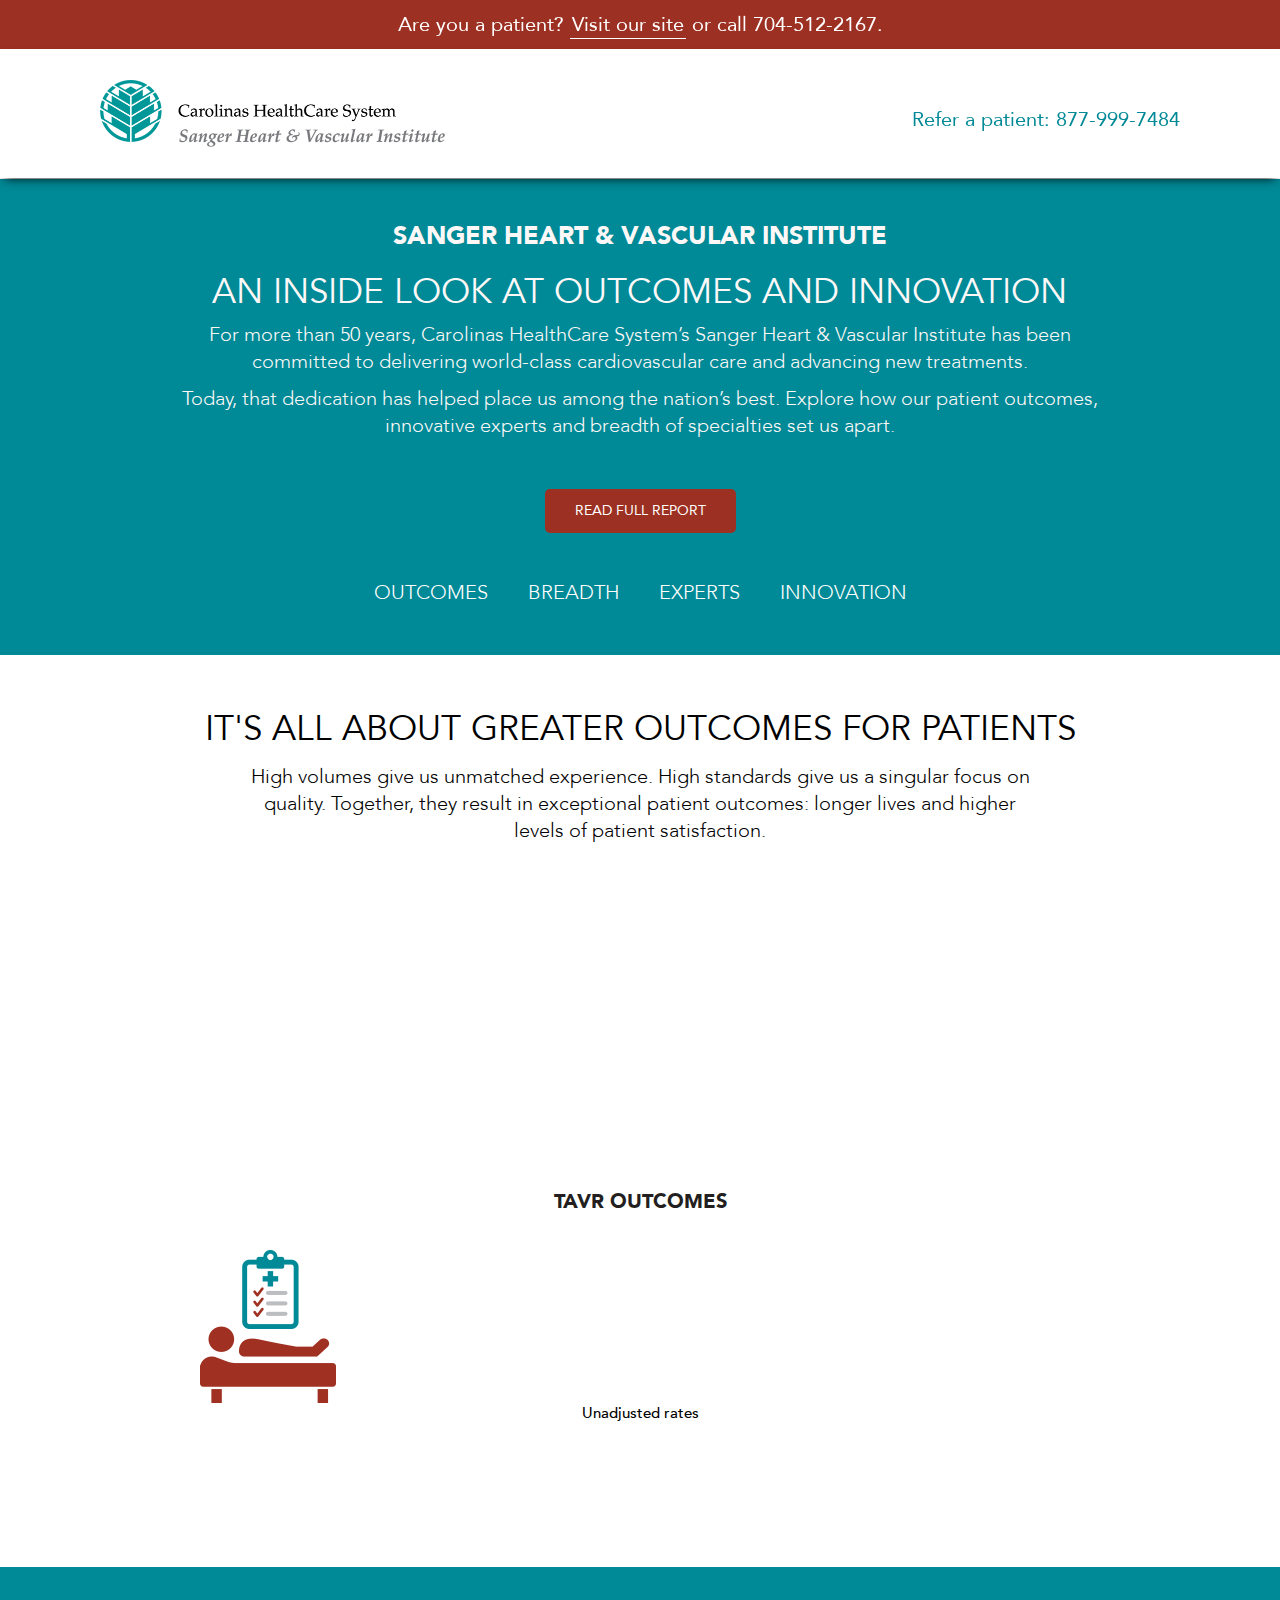
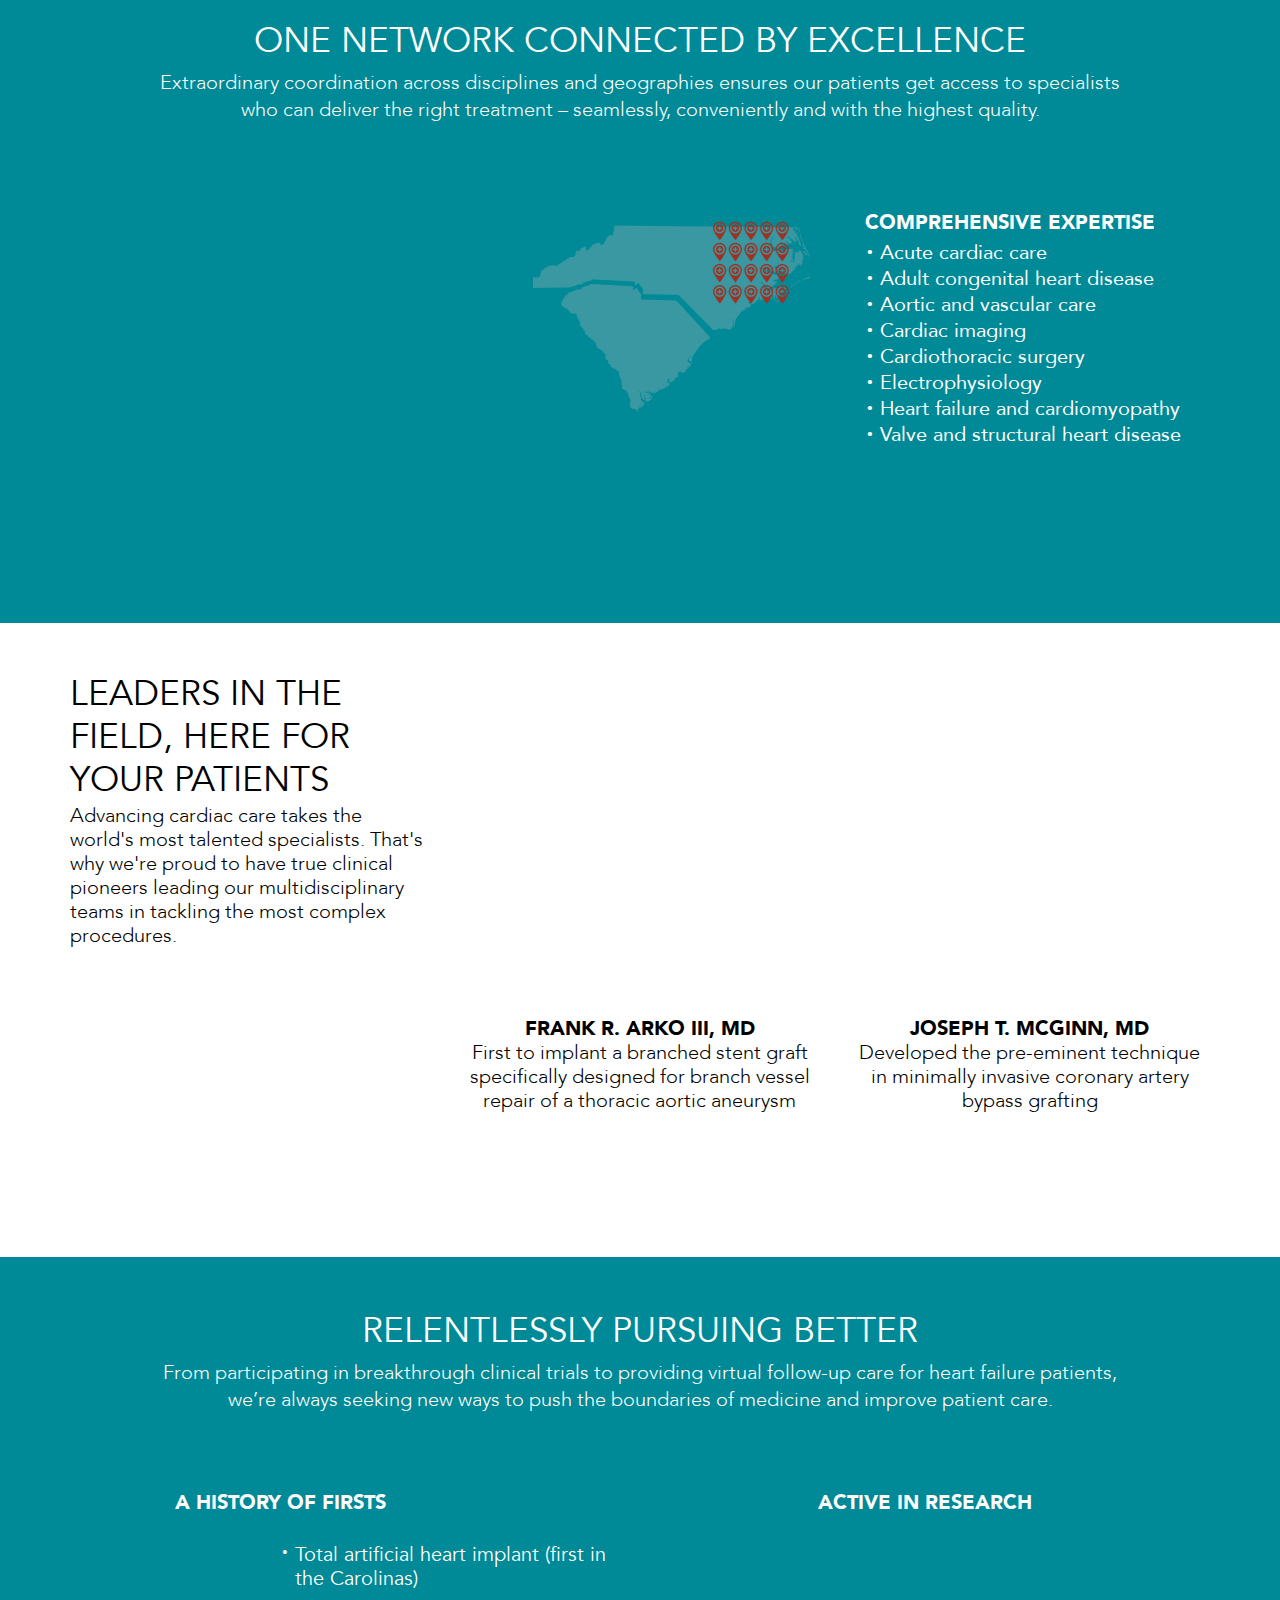
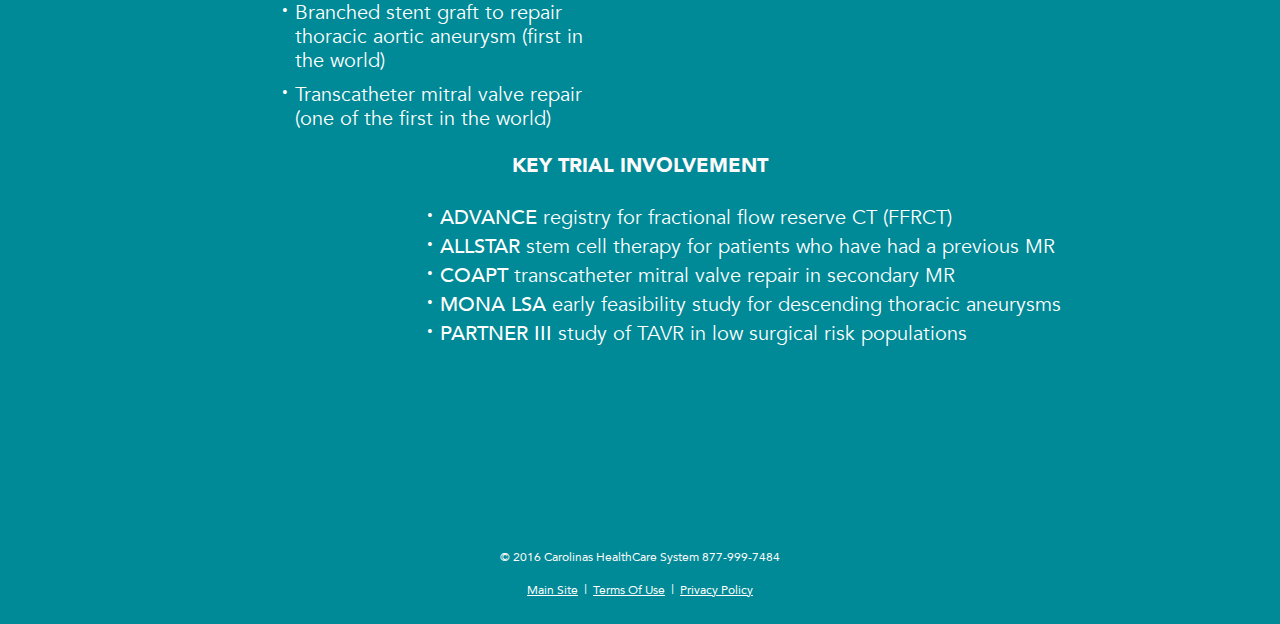
<file: index.html>
<!DOCTYPE html>
<html>

<head>
    <title>Carolinas</title>
    <meta http-equiv="Content-Type" content="text/html; charset=utf-8" />
    <meta http-equiv="X-UA-Compatible" content="IE=edge,chrome=1" />
    <meta name="viewport" content="width=device-width, user-scalable=no, initial-scale=1, maximum-scale=1">
    <meta name="description" content="Carolinas">
    <meta name="format-detection" content="telephone=no">
    <link rel="shortcut icon" href="assets/images/favicon.png" />
    <link href="assets/stylesheets/css/styles.css" rel="stylesheet" type="text/css" />
    <link href="assets/stylesheets/css/font-awesome.min.css" rel="stylesheet" type="text/css" />
    <!-- animation links - start -->
    <link href="assets/stylesheets/css/aos.css" rel="stylesheet">
    <!-- animation links - end -->
</head>

<body>
    <!------header-starts-------->
    <div class="header">
        <div class="primary_bar dark-red-bg  ">
            <div class="container">
                <div class="row">
                    <p class="text-center white">Are you a patient? <a href="http://www.carolinashealthcare.org/hm-outcomes?hcmacid=a0bi000000ccGcZ" target="_blank" onClick="ga('send', 'event', { eventCategory: 'Navigation', eventAction: 'Click', eventLabel: 'AreYouAPatientClickHere'});">Visit our site</a> or call <a href="tel:704-512-2167 " class="phone-number">704-512-2167</a>.</p>
                </div>
            </div>
        </div>
        <div class="secoundary_bar white-bg">
            <div class="container">
                <div class="row logo-block">
                    <div class="col-sm-6 grid">
                        <a href="http://www.carolinashealthcare.org/" target="_blank" onClick="ga('send', 'event', { eventCategory: 'Navigation', eventAction: 'Click', eventLabel: 'CHSHomePageLogo'});"><img src="assets/images/logo.png" /></a>
                    </div>
                    <div class="col-sm-6 grid second-grid">
                        <p class="refer-text dark-cyan ">Refer a patient: <a href="tel:8779997484" class="dark-cyan">877-999-7484</a></p>
                    </div>
                </div>
            </div>
        </div>
    </div>
    <!------header-ends-------->
    <!-----inside look block start--------------->
    <div class="inside-look-component dark-cyan-bg" id="inside-look-component">
        <div class="container">
            <div class="col-md-10 col-sm-12 w-auto float-none">
                <h2 class="grid-secondary-heading text-center white">Sanger Heart & Vascular Institute </h2>
                <h1 class="grid-primary-heading text-center white">An inside look at outcomes and innovation</h1>
                <p class="grid-paragraph text-center white">For more than 50 years, Carolinas HealthCare System’s Sanger Heart & Vascular Institute has been committed to delivering world-class cardiovascular care and advancing new treatments.</p>
                <p class=" grid-paragraph text-center white">Today, that dedication has helped place us among the nation’s best. Explore how our patient outcomes, innovative experts and breadth of specialties set us apart.</p>
            </div>
            <div class="col-sm-12 text-center"> <a href="#" class="button text-center goto-form-component" data-aos="zoom-in" data-aos-delay="250" data-aos-once="true" data-aos-offset="0" onClick="ga('send', 'event', { eventCategory: 'ReadFullReportMainSection', eventAction: 'Click', eventLabel: 'ReadFullReport'});">READ FULL REPORT</a> </div>
            <div class="navigation-top" style="clear:both"></div>
            <div class="col-sm-12 w-auto float-none navigation">
                <div class="select-style">
                    <ul id="nav">
                        <li class="selected"><a href="#outcomes-component" data-section-id="#outcomes-component" onClick="ga('send', 'event', { eventCategory: 'Navigation', eventAction: 'Click', eventLabel: 'NavOutcomes'});">Outcomes</a></li>
                        <li><a href="#one-network-component" data-section-id="#one-network-component" onClick="ga('send', 'event', { eventCategory: 'Navigation', eventAction: 'Click', eventLabel: 'NavBreadth'});">Breadth</a></li>
                        <li><a href="#experts-component" data-section-id="#experts-component" onClick="ga('send', 'event', { eventCategory: 'Navigation', eventAction: 'Click', eventLabel: 'NavExperts'});">Experts</a></li>
                        <li><a href="#relentless-component" data-section-id="#relentless-component" onClick="ga('send', 'event', { eventCategory: 'Navigation', eventAction: 'Click', eventLabel: 'NavInnovation'});">Innovation</a></li>
                    </ul>
                </div>
            </div>
        </div>
    </div>
    <!-----inside look block ends----------->
    <!-- Outcomes - start -->
    <div class="outcomes-component white-bg" id="outcomes-component">
        <div class="container">
            <div class="row">
                <!-- description -->
                <div class="col-md-12">
                    <div class="grid-description">
                        <div class="grid-primary-heading text-uppercase text-center black"> It's All About Greater Outcomes for Patients </div>
                        <div class="grid-paragraph w-auto max-w-790 text-center black"> High volumes give us unmatched experience. High standards give us a singular focus on quality. Together, they result in exceptional patient outcomes: longer lives and higher levels of patient satisfaction. </div>
                    </div>
                </div>
                <!-- percentage grid -->
                <div class="grid-transplant-rate-and-readmissions col-md-12">
                    <!-- HEART TRANSPLANT rate -->
                    <div class="grid-transplant-rate col-md-6" data-aos="zoom-in" data-aos-offset="150" data-aos-once="true">
                        <div class="grid-tertiary-heading text-uppercase">HEART TRANSPLANT ONE-YEAR SURVIVAL RATE</div>
                        <div class="grid-transplant-rate-inner"> <span class="heart-image-container">
								<img src="assets/images/heart-image.png" class="heart-image" alt="heart image" />
							</span> <span class="desc-container">
								<span class="desc-line black">Carolinas Medical Center</span> <span class="desc-number dark-red">98.15<span class="percentage-symbol">%</span></span> <span class="desc-line black">Nationally</span> <span class="desc-number dark-grayish-blue">90.04<span class="percentage-symbol">%</span></span>
                            </span>
                        </div>
                    </div>
                    <!-- 30-day CABG readmissions  --> <!-- Atrial fibrillation ablation outcomes - afib-graphic -->
                    <div class="grid-cabg-readmissions grid-afib-graphic col-md-6" data-aos="zoom-in" data-aos-offset="150" data-aos-once="true">
                        <div class="grid-tertiary-heading text-uppercase">Atrial fibrillation ablation outcomes <!-- <span class="mobile-full-width"></span> --></div>
                        <div class="grid-cabg-readmissions-inner grid-afib-graphic-inner"> 
							<!--
							<span class="desc-container">
								<span class="desc-number dark-red percentage-number">50<span class="percentage-symbol">%</span></span>
                            </span>
							<span class="arrow-container">
								<img src="assets/images/down-arrow.png" class="arrow" alt="arrow" />
							</span>
							-->
							<span class="desc-container">
								<span class="desc-line black">30-day readmission observed/expected ratio</span>
							</span>
							
							<div class="grid-afib-graphic-heart">
								<span class="grid-afib-graphic-heart-image">
									<img src="assets/images/heart-ratio-image.png" class="heart-ratio-image" alt="heart-ratio-image" />
								</span>
								<span class="grid-afib-graphic-heart-ratio">
									<span class="ratio-bar-container">
										<span class="red-ratio-bar">
											<span class="ratio-bar"><!-- ratio bar with color --></span>
											<span class="number">4.5<sup>%</sup></span>
										</span>
										<span class="gray-ratio-bar">
											<span class="ratio-bar"><!-- ratio bar with color --></span>
											<span class="number">9.4<sup>%</sup><span class="text">Benchmark</span></span>
										</span>
									</span>
								</span>
							</div>
						</div>
                    </div>
                </div>
                <!-- TAVR OUTCOMES -->
                <div class="tavr-outcomes col-md-12">
                    <div class="grid-tertiary-heading block-heading text-uppercase text-center black">TAVR OUTCOMES</div>
                    <div class="tavr-outcomes-inner"> <span class="tavr-patient-image-container">
							<img src="assets/images/tavr-patient-image.png" class="tavr-patient-image" alt="tavr patient image" />
						</span>
                        <div class="tavr-outcomes-list-container" data-aos="zoom-in" data-aos-offset="150" data-aos-once="true">
                            <ul>
                                <li> <span class="percentage-number">0<span class="percentage-symbol">%</span></span>In-hospital mortality </li>
                                <li> <span class="percentage-number">1<span class="percentage-symbol">%</span></span>In-hospital stroke </li>
                            </ul>
                            <ul>
                                <li> <span class="percentage-number">1<span class="percentage-symbol">%</span></span>30-day mortality </li>
                                <li> <span class="percentage-number">1<span class="percentage-symbol">%</span></span>30-day stroke </li>
                            </ul>
                        </div>
                    </div>
                </div>
                <!-- Rates -->
                <div class="col-md-12 rate-adjustment-text text-center black"> Unadjusted rates </div>
                <!-- button -->
                <div class="col-md-12 text-center"> <a href="#" class="button goto-form-component" data-aos="zoom-in" data-aos-offset="100" data-aos-once="true" onClick="ga('send', 'event', { eventCategory: 'ReadFullReportOutcomesSection', eventAction: 'Click', eventLabel: 'ReadFullReport'});">READ FULL REPORT</a> </div>
            </div>
        </div>
    </div>
    <!-- Outcomes - end -->
    <!----one network component (breadth section) - starts----->
    <div class="one-network-component dark-cyan-bg" id="one-network-component">
        <div class="container">
            <div class="col-sm-12 w-auto float-none component-header no-p">
                <h1 class="grid-primary-heading text-center white">ONE NETWORK CONNECTED BY EXCELLENCE</h1>
                <p class="grid-paragraph text-center white">Extraordinary coordination across disciplines and geographies ensures our patients get access to specialists who can deliver the right treatment – seamlessly, conveniently and with the highest quality. </p>
            </div>
            <div class=" col-sm-12 w-auto float-none component-body">
                <div class="col-md-5 col-sm-12 doctors-list-block" data-aos="fade" data-aos-delay="400" data-aos-offset="100" data-aos-duration="600" data-aos-once="true">
					<img src="assets/images/doctors-group-full-image.png" class="doctors-group-full-image" alt="doctors-group-full-image" />
					<div class="col-xs-6 col-sm-6 no-p">
                        <div class="custom-editable-number">
                            <div class="editable-text">physicians</div>
                        </div>
                    </div>
                    <div class="col-xs-6 col-sm-6 no-p">
                        <div class="custom-editable-number">
                            <div class="editable-text">advanced care practitioners</div>
                        </div>
                    </div>
                    <!-- <div class="col-sm-12 img-block"> <img src="assets/images/doctors_group.png" alt="" /> </div>
                    <div class="col-xs-6 col-sm-6 no-p" data-aos="fade" data-aos-delay="400" data-aos-offset="100" data-aos-duration="600" data-aos-once="true">
                        <div class="custom-editable-number">
                            <div class="editable-number">
                                <div class="value-number">100</div>
                                <div class="plus-symbol">+</div>
                            </div>
                            <div class="editable-text">physicians</div>
                        </div>
                    </div>
                    <div class="col-xs-6 col-sm-6 no-p" data-aos="fade" data-aos-delay="500" data-aos-offset="100" data-aos-duration="600" data-aos-once="true">
                        <div class="custom-editable-number">
                            <div class="editable-number">
                                <div class="value-number">75</div>
                                <div class="plus-symbol">+</div>
                            </div>
                            <div class="editable-text">advanced care practitioners</div>
                        </div>
                    </div> -->
                </div>
                <div class="col-md-3 col-sm-12 location-list-block">
                    <div class="location-list-block-inner" data-aos="fade" data-aos-offset="150" data-aos-duration="600" data-aos-once="true">
                        <div class=" col-sm-6 ">
                            <div class="custom-editable-number">
                                <div class="editable-number">
                                    <div class="value-number">20</div>
                                    <div class="plus-symbol">+</div>
                                </div>
                            </div>
                        </div>
                        <div class="col-sm-12">
                            <p>locations in the Carolinas</p>
                        </div>
                    </div>
                </div>
                <div class="col-md-4 col-sm-12 expertise-info-block">
                    <div class="expertise-info-block-inner">
                        <h4>Comprehensive expertise </h4>
                        <ul>
                            <li>Acute cardiac care </li>
                            <li>Adult congenital heart disease </li>
                            <li>Aortic and vascular care</li>
                            <li>Cardiac imaging </li>
                            <li>Cardiothoracic surgery </li>
                            <li>Electrophysiology </li>
                            <li>Heart failure and cardiomyopathy </li>
                            <li>Valve and structural heart disease </li>
                        </ul>
                    </div>
                </div>
            </div>
            <div class="col-sm-12 text-center"> <a href="#" class="button text-center goto-form-component" data-aos="zoom-in" data-aos-offset="150" data-aos-once="true" onClick="ga('send', 'event', { eventCategory: 'ReadFullReportBreadthSection', eventAction: 'Click', eventLabel: 'ReadFullReport'});">READ FULL REPORT</a> </div>
        </div>
    </div>
    <!----one network component (breadth section) -ends----->
    <!-- experts - start -->
    <div class="experts-component white-bg" id="experts-component">
        <div class="container">
            <div class="row">
                <!-- description -->
                <div class="col-md-4 experts-main-description">
                    <div class="grid-description">
                        <div class="grid-primary-heading text-uppercase black"> LEADERS IN THE FIELD, HERE FOR YOUR PATIENTS </div>
                        <div class="grid-paragraph black"> Advancing cardiac care takes the world's most talented specialists. That's why we're proud to have true clinical pioneers leading our multidisciplinary teams in tackling the most complex procedures. </div>
                    </div>
                </div>
                <div class="col-md-4 person-details">
                    <div class="person-image-container">
                        <div class="person-image" data-aos="fade" data-aos-offset="225" data-aos-duration="600" data-aos-once="true"> <img src="assets/images/frank.png" /> </div>
                    </div>
                    <div class="person-name text-uppercase text-center black"> Frank R. Arko III, MD </div>
                    <div class="person-description text-center black"> First to implant a branched stent graft specifically designed for branch vessel repair of a thoracic aortic aneurysm </div>
                </div>
                <div class="col-md-4 person-details second-person-details">
                    <div class="person-image-container">
                        <div class="person-image"  data-aos="fade" data-aos-offset="225" data-aos-duration="600" data-aos-once="true"> <img src="assets/images/joseph.png" /> </div>
                    </div>
                    <div class="person-name text-uppercase text-center black"> Joseph T. McGinn, MD </div>
                    <div class="person-description text-center black"> Developed the pre-eminent technique in minimally invasive coronary artery bypass grafting </div>
                </div>
                <!-- button -->
                <div class="col-md-12 text-center"> <a href="#" class="button goto-form-component" data-aos="zoom-in" data-aos-offset="100" data-aos-once="true" onClick="ga('send', 'event', { eventCategory: 'ReadFullReportExpertsSection', eventAction: 'Click', eventLabel: 'ReadFullReport'});">READ FULL REPORT</a> </div>
            </div>
        </div>
    </div>
    <!-- experts - end -->
    <!----relentless component (Innovation section) - starts----->
    <div class="relentless-component dark-cyan-bg" id="relentless-component">
        <div class="container">
            <div class="col-sm-12 w-auto float-none component-header no-p">
                <h1 class="grid-primary-heading text-center white">Relentlessly Pursuing Better</h1>
                <p class="grid-paragraph text-center white">From participating in breakthrough clinical trials to providing virtual follow-up care for heart failure patients, we’re always seeking new ways to push the boundaries of medicine and improve patient care.</p>
            </div>
            <div class=" col-sm-12 w-auto float-none component-body">
                <div class="row">
                    <div class="col-md-6 col-sm-12 grid grid1">
                        <h3 class="grid-title text-center"> A HISTORY OF FIRSTS</h3>
                        <div class="col-sm-4 text-center" data-aos="zoom-in" data-aos-offset="100" data-aos-once="true"><img src="assets/images/medal.png" /></div>
                        <div class="col-sm-8">
                            <ul>
                                <li>Total artificial heart implant (first in the Carolinas) </li>
                                <li> Branched stent graft to repair thoracic aortic aneurysm (first in the world) </li>
                                <li> Transcatheter mitral valve repair (one of the first in the world) </li>
                            </ul>
                        </div>
                    </div>
                    <div class="col-md-6 col-sm-12 grid grid2">
                        <h3 class="grid-title text-center">ACTIVE IN RESEARCH</h3>
                        <div class="col-sm-6 no-p" data-aos="fade" data-aos-delay="350" data-aos-offset="100" data-aos-once="true">
                            <div class="custom-image-num-block">
                                <div class="value-block">
                                    <div class="editable-number"> 53 </div>
                                    <div class="img-block"> <img src="assets/images/tablet.png" /> </div>
                                </div>
                                <div class="text-block"> clinical trials</div>
                            </div>
                        </div>
                        <div class="col-sm-6  no-p" data-aos="fade" data-aos-delay="450" data-aos-offset="100" data-aos-once="true">
                            <div class="custom-image-num-block">
                                <div class="value-block">
                                    <div class="editable-number"> 161 </div>
                                    <div class="img-block"> <img src="assets/images/book.png" /> </div>
                                </div>
                                <div class="text-block"> publications, abstracts and presentations in 2015</div>
                            </div>
                        </div>
                    </div>
                </div>
                <div class="row">
                    <div class="col-md-10 col-sm-12  w-auto float-none grid grid3">
                        <h3 class="grid-title text-center">KEY TRIAL INVOLVEMENT</h3>
                        <div class="col-sm-3 text-center" data-aos="zoom-in" data-aos-offset="125" data-aos-once="true"><img src="assets/images/medical_symbol.png" /></div>
                        <div class="col-sm-9">
                            <ul>
                                <li><span>ADVANCE</span> registry for fractional flow reserve CT (FFRCT)</li>
                                <li><span>ALLSTAR</span> stem cell therapy for patients who have had a previous MR</li>
                                <li><span> COAPT</span> transcatheter mitral valve repair in secondary MR</li>
                                <li> <span>MONA LSA</span> early feasibility study for descending thoracic aneurysms</li>
                                <li> <span>PARTNER III</span> study of TAVR in low surgical risk populations </li>
                            </ul>
                        </div>
                    </div>
                </div>
            </div>
            <div class="col-sm-12 text-center"><a href="#" class="button text-center goto-form-component" data-aos="zoom-in" data-aos-offset="100" data-aos-once="true" onClick="ga('send', 'event', { eventCategory: 'ReadFullReportInnovationSection', eventAction: 'Click', eventLabel: 'ReadFullReport'});">READ FULL REPORT</a> </div>
        </div>
    </div>
    <!----relentless component (Innovation section) -ends----->
    
    <!----footer starts----->
    <div class="footer dark-cyan-bg">
        <div class="container">
            <div class="col-sm-12 footer-text">
                <p> &#169; 2016 Carolinas HealthCare System <a href="tel:877-999-7484">877-999-7484</a></p>
            </div>
            <div class="col-sm-12 footer-links">
                <ul>
                    <li><a href="http://www.carolinashealthcare.org/" target="_blank" onClick="ga('send', 'event', { eventCategory: 'Navigation', eventAction: 'Click', eventLabel: 'BottomHomePage'});">Main Site</a></li>
                    <li><a href="http://www.carolinashealthcare.org/terms-of-use?hcmacid=a0bi000000ccGcZ" target="_blank" onClick="ga('send', 'event', { eventCategory: 'Navigation', eventAction: 'Click', eventLabel: 'BottomTermsOfUse'});">Terms of Use</a></li>
                    <li><a href="http://www.carolinashealthcare.org/for-patients-visitors/privacy?hcmacid=a0bi000000ccGcZ" target="_blank" onClick="ga('send', 'event', { eventCategory: 'Navigation', eventAction: 'Click', eventLabel: 'BottomPrivacyPolicy'});">Privacy Policy</a></li>
                </ul>
            </div>
        </div>
    </div>
    <!----footer-ends----->
    <script src="assets/js/jquery-1.11.3.js"></script>
    <script src="assets/js/bootstrap.min.js"></script>
    <script src="assets/js/tinynav.min.js"></script>
    <script src="assets/js/custom.js"></script>
    <!-- animation scripts start -->
    <script src="assets/js/aos.js"></script>
    <script>
        AOS.init({
            easing: 'ease-in-out-sine'
            , disable: window.innerWidth < 768
        });
    </script>
    <!-- animation scripts end -->
	
	<!-- Google Tag Manager -->
	<noscript><iframe src="//www.googletagmanager.com/ns.html?id=GTM-MF4MN9"
	height="0" width="0" style="display:none;visibility:hidden"></iframe></noscript>
	<script>(function(w,d,s,l,i){w[l]=w[l]||[];w[l].push({'gtm.start':
	new Date().getTime(),event:'gtm.js'});var f=d.getElementsByTagName(s)[0],
	j=d.createElement(s),dl=l!='dataLayer'?'&l='+l:'';j.async=true;j.src=
	'//www.googletagmanager.com/gtm.js?id='+i+dl;f.parentNode.insertBefore(j,f);
	})(window,document,'script','dataLayer','GTM-MF4MN9');</script>
	<!-- End Google Tag Manager -->

</body>

</html>
</file>
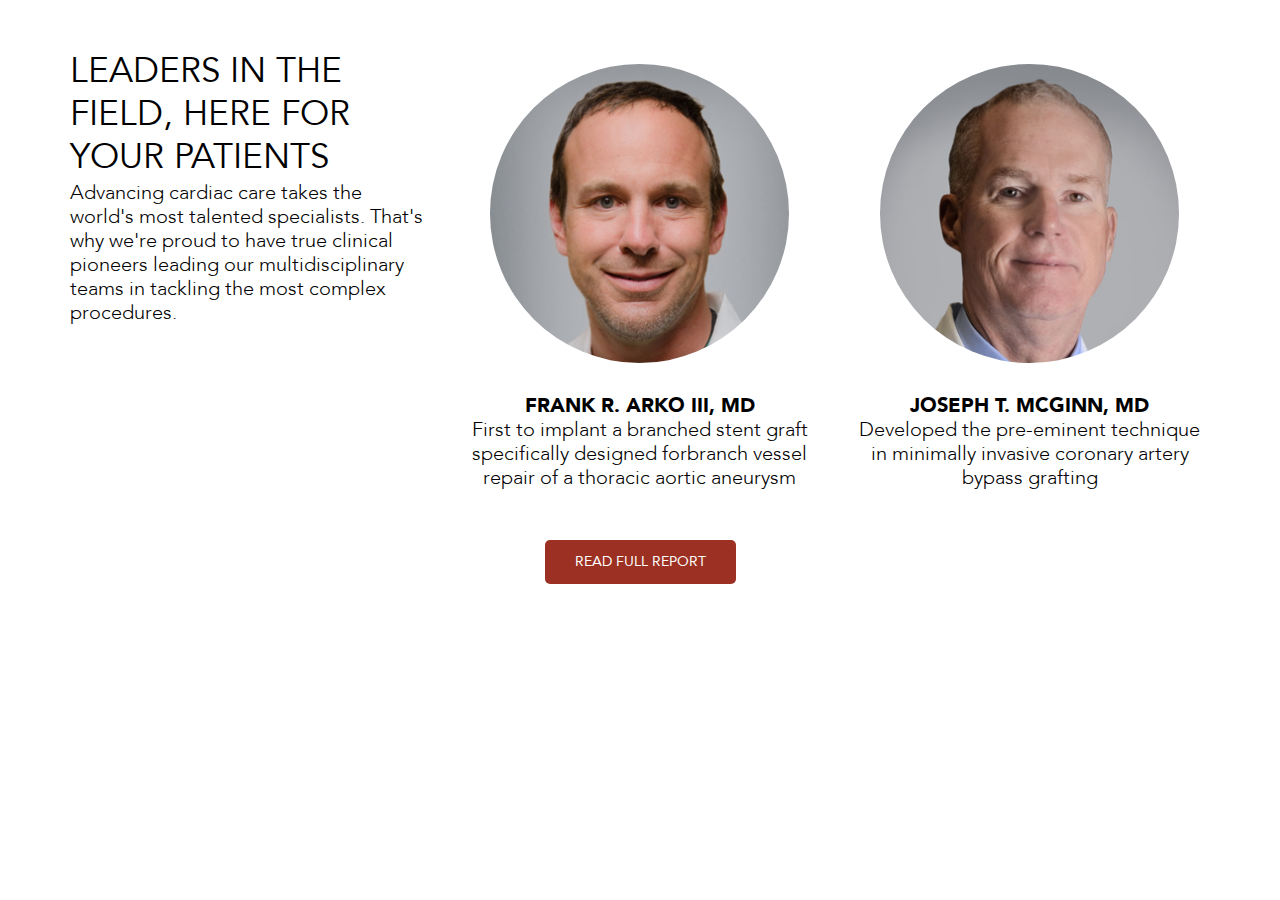
<file: experts.html>
<!DOCTYPE html>
<html>

<head>
    <title>Carolinas</title>
    <meta http-equiv="Content-Type" content="text/html; charset=utf-8" />
    <meta http-equiv="X-UA-Compatible" content="IE=edge,chrome=1" />
    <meta name="viewport" content="width=device-width, user-scalable=no, initial-scale=1, maximum-scale=1">
    <meta name="description" content="Carolinas">
    <link rel="shortcut icon" href="assets/images/favicon.png" />
    <link href="assets/stylesheets/css/styles.css" rel="stylesheet" type="text/css" />
    <link href="assets/stylesheets/css/font-awesome.min.css" rel="stylesheet" type="text/css" /> 
</head>

<body>
	<!-- experts - start -->
	<div class="experts-component white-bg" id="experts-component">
		<div class="container">
			<div class="row">
				<!-- description -->
				<div class="col-md-4 experts-main-description">
					<div class="grid-description">
						<div class="grid-primary-heading text-uppercase black">
							LEADERS IN THE FIELD, HERE FOR YOUR PATIENTS
						</div>
						<div class="grid-paragraph black">
							Advancing cardiac care takes the world's most talented specialists. That's why we're proud to have true clinical pioneers leading our multidisciplinary teams in tackling the most complex procedures.
						</div>
					</div>
				</div>
				
				<div class="col-md-4 person-details">
					<div class="person-image-container">
						<div class="person-image">
							<img src="assets/images/frank.png" />
						</div>
					</div>
					<div class="person-name text-uppercase text-center black">
						Frank R. Arko III, MD
					</div>
					<div class="person-description text-center black">
						First to implant a branched stent graft specifically designed forbranch vessel repair of a thoracic aortic aneurysm
					</div>
				</div>
				
				<div class="col-md-4 person-details second-person-details">
					<div class="person-image-container">
						<div class="person-image">
							<img src="assets/images/joseph.png" />
						</div>
					</div>
					<div class="person-name text-uppercase text-center black">
						Joseph T. McGinn, MD
					</div>
					<div class="person-description text-center black">
						Developed the pre-eminent technique in minimally invasive coronary artery bypass grafting
					</div>
				</div>
				
				
				<!-- button -->
				<div class="col-md-12 text-center">
					<a href="#" class="button">READ FULL REPORT</a>
				</div>
			</div>
		</div>
	</div>
	<!-- experts - end -->
    
    
    
    
    <script src="assets/js/jquery-1.11.3.js"></script>
    <script src="assets/js/bootstrap.min.js"></script>
    <script src="assets/js/custom.js"></script>
</body>

</html>
</file>
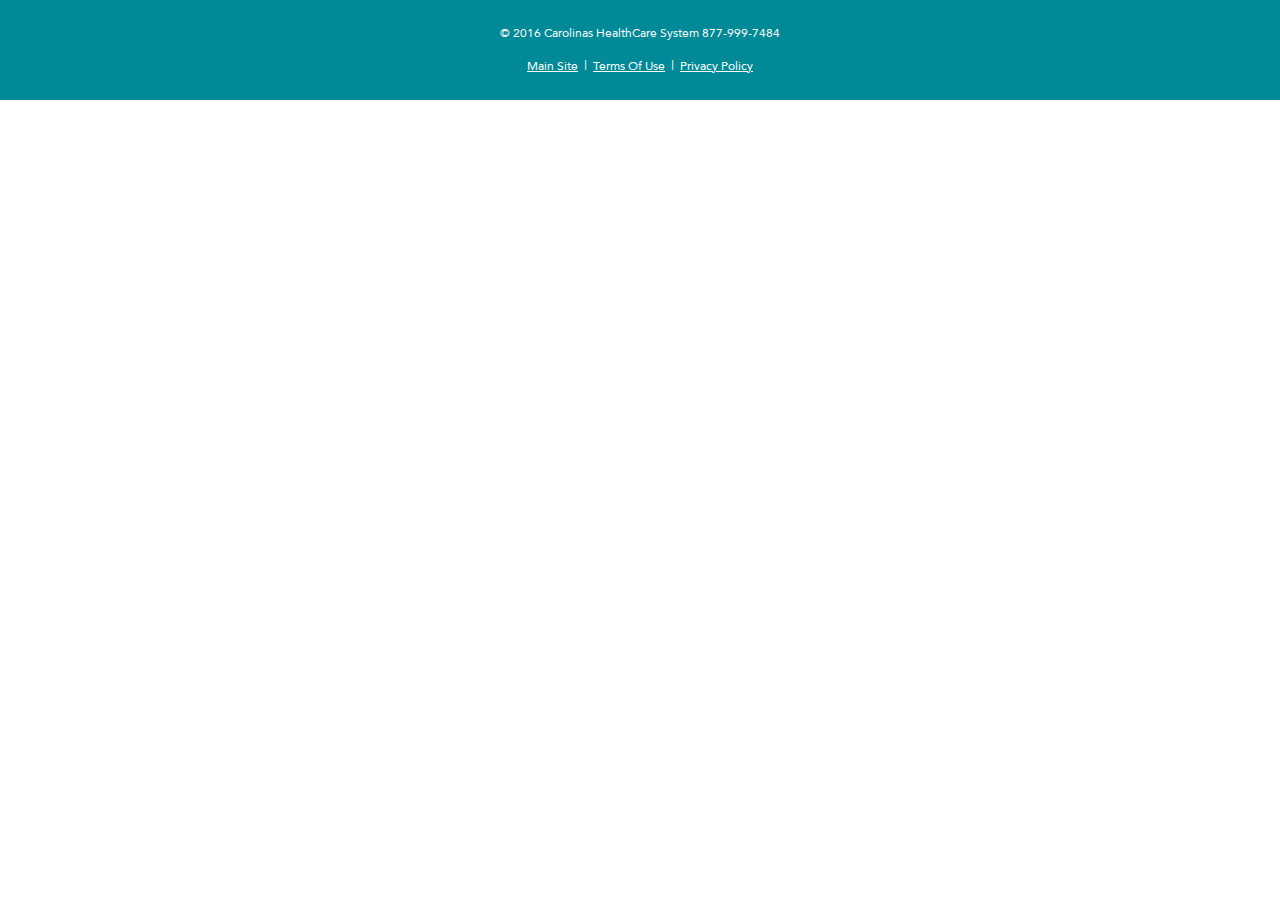
<file: footer.html>
<!DOCTYPE html>
<html>

<head>
    <title>Carolinas</title>
    <meta http-equiv="Content-Type" content="text/html; charset=utf-8" />
    <meta http-equiv="X-UA-Compatible" content="IE=edge,chrome=1" />
    <meta name="viewport" content="width=device-width, user-scalable=no, initial-scale=1, maximum-scale=1">
    <meta name="description" content="Carolinas">
    <link rel="shortcut icon" href="assets/images/favicon.png" />
    <link href="assets/stylesheets/css/styles.css" rel="stylesheet" type="text/css" />
    <link href="assets/stylesheets/css/font-awesome.min.css" rel="stylesheet" type="text/css" /> </head>

<body>
    <!----footer starts----->
    <div class="footer dark-cyan-bg">
        <div class="container">
            <div class="col-sm-12 footer-text">
                <p>	&#169; 2016 Carolinas HealthCare System 877-999-7484</p>
            </div>
            <div class="col-sm-12 footer-links">
                <ul>
                    <li><a href="#">Main Site</a></li>
                    <li><a href="#">Terms of Use</a></li>
                    <li><a href="#">Privacy Policy</a></li>
                </ul>
            </div>
        </div>
    </div>
    <!----footer-ends----->
    <script src="assets/js/jquery-1.11.3.js"></script>
    <script src="assets/js/bootstrap.min.js"></script>
    <script src="assets/js/custom.js"></script>
</body>

</html>
</file>
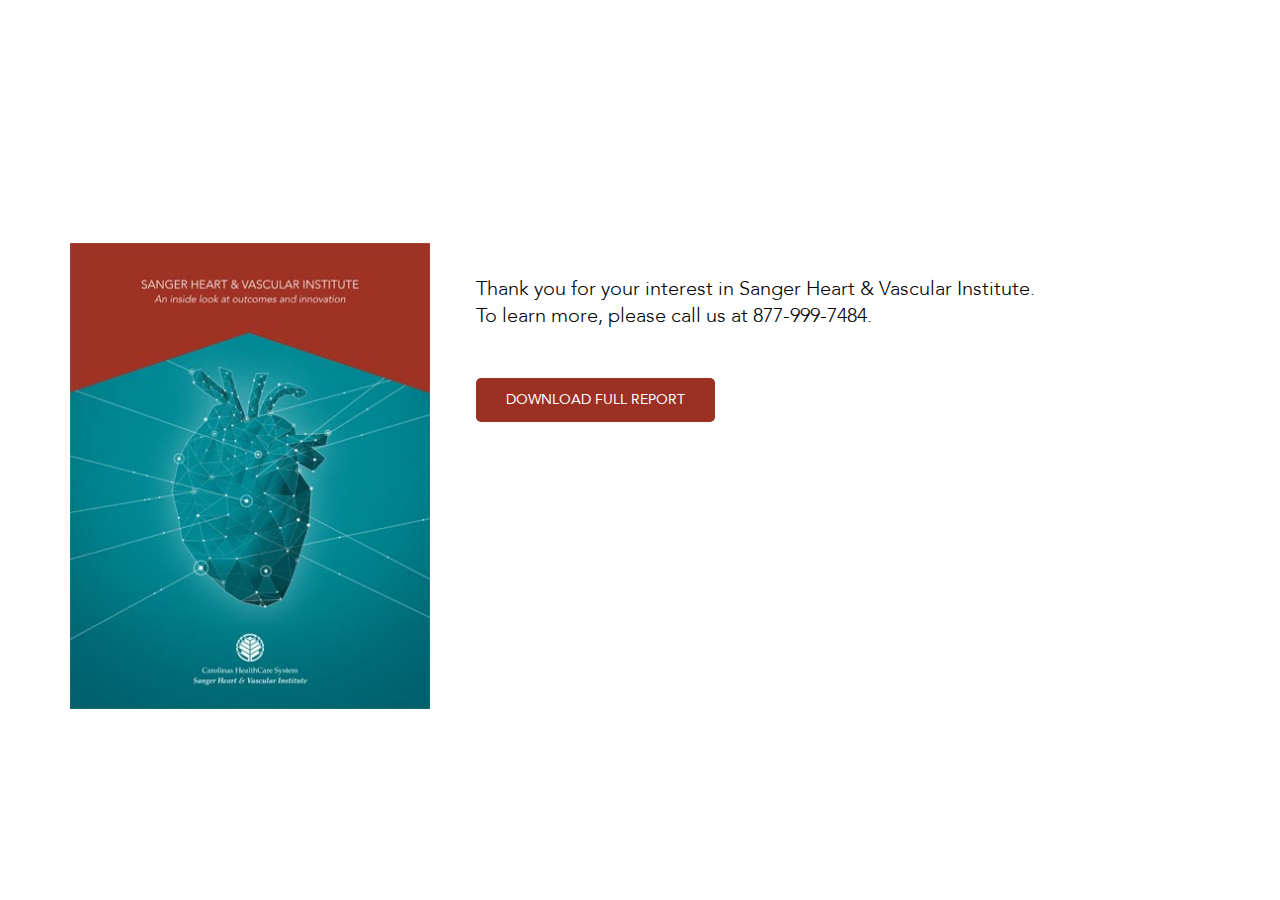
<file: form-success.html>
<!DOCTYPE html>
<html>

<head>
    <title>Carolinas</title>
    <meta http-equiv="Content-Type" content="text/html; charset=utf-8" />
    <meta http-equiv="X-UA-Compatible" content="IE=edge,chrome=1" />
    <meta name="viewport" content="width=device-width, user-scalable=no, initial-scale=1, maximum-scale=1">
    <meta name="description" content="Carolinas">
    <link rel="shortcut icon" href="assets/images/favicon.png" />
    <link href="assets/stylesheets/css/styles.css" rel="stylesheet" type="text/css" />
    <link href="assets/stylesheets/css/font-awesome.min.css" rel="stylesheet" type="text/css" /> 
</head>

<body>
	<!-- Outcomes - start -->
	<div class="form-success-component white-bg" id="form-success-component">
		<div class="container">
			<div class="row">
				
				<div class="download-report-container">
					<!-- image -->
					<div class="col-md-4 download-report-image">
						<img src="assets/images/report-image-big.jpg" alt="image" />
					</div>
					
					<!-- form -->
					<div class="col-md-5 download-report-success">
						<div class="grid-description">
							<!-- <div class="grid-primary-heading text-uppercase">
								Thank You. Enjoy your Sanger report
							</div> -->
							<div class="grid-paragraph black">
								<div class="text-block">Thank you for your interest in Sanger Heart & Vascular Institute.</div>
								<div class="text-block">To learn more, please call us at 877-999-7484.</div>
							</div>
						</div>
						<!-- button -->
						<div class="col-md-12 button-container">
							<a href="#" class="button">DOWNLOAD FULL REPORT</a>
						</div>
					</div>
				</div>
				
				
				
			</div>
		</div>
	</div>
	<!-- Outcomes - end -->
    
    
    
    
    <script src="assets/js/jquery-1.11.3.js"></script>
    <script src="assets/js/bootstrap.min.js"></script>
    <script src="assets/js/custom.js"></script>
</body>

</html>
</file>
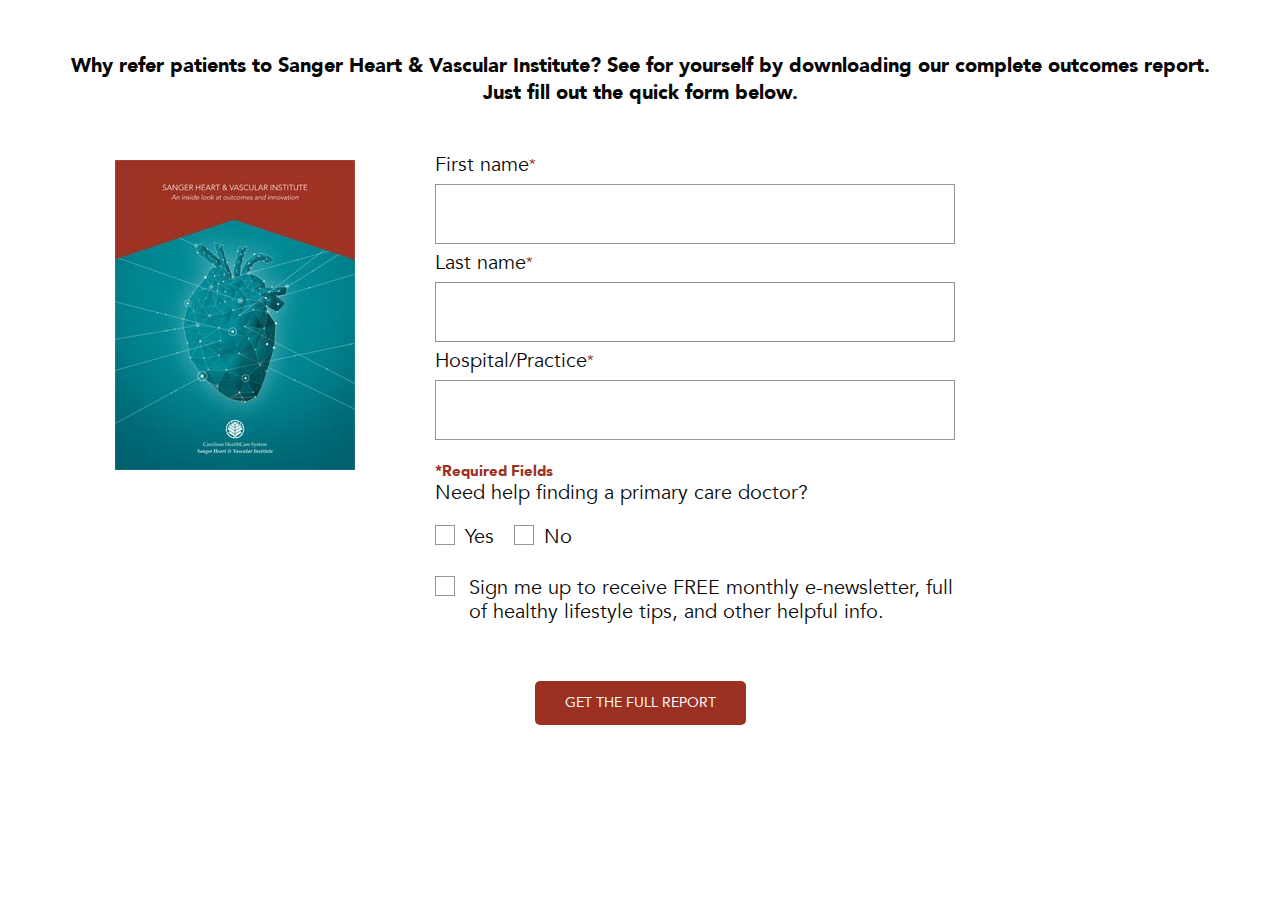
<file: form.html>
<!DOCTYPE html>
<html>

<head>
    <title>Carolinas</title>
    <meta http-equiv="Content-Type" content="text/html; charset=utf-8" />
    <meta http-equiv="X-UA-Compatible" content="IE=edge,chrome=1" />
    <meta name="viewport" content="width=device-width, user-scalable=no, initial-scale=1, maximum-scale=1">
    <meta name="description" content="Carolinas">
    <link rel="shortcut icon" href="assets/images/favicon.png" />
    <link href="assets/stylesheets/css/styles.css" rel="stylesheet" type="text/css" />
    <link href="assets/stylesheets/css/font-awesome.min.css" rel="stylesheet" type="text/css" /> 
</head>

<body>
	<!-- form component - start -->
	<div class="form-component white-bg" id="form-component">
		<div class="container">
			<div class="row">
				<div class="col-md-12 grid-tertiary-heading text-center">
					Why refer patients to Sanger Heart & Vascular Institute? See for yourself by downloading our complete outcomes report. Just fill out the quick form below.
				</div>
				
				<form action="" method="">
					<div class="download-report-container">
						<!-- image -->
						<div class="col-md-4 download-report-image">
							<img src="assets/images/report-image.jpg" alt="image" />
						</div>
						
						<!-- form -->
						<div class="col-md-5 download-report-form">
						
							<div class="field-row">
								<div class="field-label">First name<sup>*</sup></div>
								<input type="text" class="text-field" placeholder="" id="first-name" />
							</div>
							<div class="field-row">
								<div class="field-label">Last name<sup>*</sup></div>
								<input type="text" class="text-field" placeholder="" id="last-name" />
							</div>
							<div class="field-row">
								<div class="field-label">Hospital/Practice<sup>*</sup></div>
								<input type="text" class="text-field" placeholder="" id="hospital-practice" />
							</div>
							
							
							<div class="required-all-fields">*Required Fields</div>
							<div class="help-text">Need help finding a primary care doctor?</div>
							
							<div class="checkboxes">
								<div class="need-primary-care-doctor clearfix">
									<div class="radiobuttonCSS">
										<input type="radio" class="radiobutton-type" value="yes" name="need-primary-care-doctor" id="yes-need-primary-care-doctor" />
										<label for="yes-need-primary-care-doctor" class="checkbox-label">Yes</label>
										<input type="radio" class="radiobutton-type" value="no" name="need-primary-care-doctor" id="no-need-primary-care-doctor" />
										<label for="no-need-primary-care-doctor" class="checkbox-label">No</label>
									</div>
								</div>
								
								<div class="newsletter-sign-up clearfix">
									<div class="checkboxCSS">
										<input type="checkbox" class="checkbox-type newsletter-sign-up-checkbox-type" value="yes" name="newsletter-sign-up" id="newsletter-sign-up" />
										<label for="newsletter-sign-up" class="checkbox-label newsletter-sign-up-checkbox-label">
											Sign me up to receive FREE monthly e-newsletter, full of healthy lifestyle tips, and other helpful info.
										</label>
									</div>
								</div>
							</div>
							
						</div>
					</div>
					
					
					<!-- button -->
					<div class="col-md-12 text-center">
						<button type="submit" href="#" class="button">GET THE FULL REPORT</button>
					</div>
				</form>
			</div>
		</div>
	</div>
	<!-- form component - end -->
    
    
    
    
    <script src="assets/js/jquery-1.11.3.js"></script>
    <script src="assets/js/bootstrap.min.js"></script>
    <script src="assets/js/custom.js"></script>
</body>

</html>
</file>
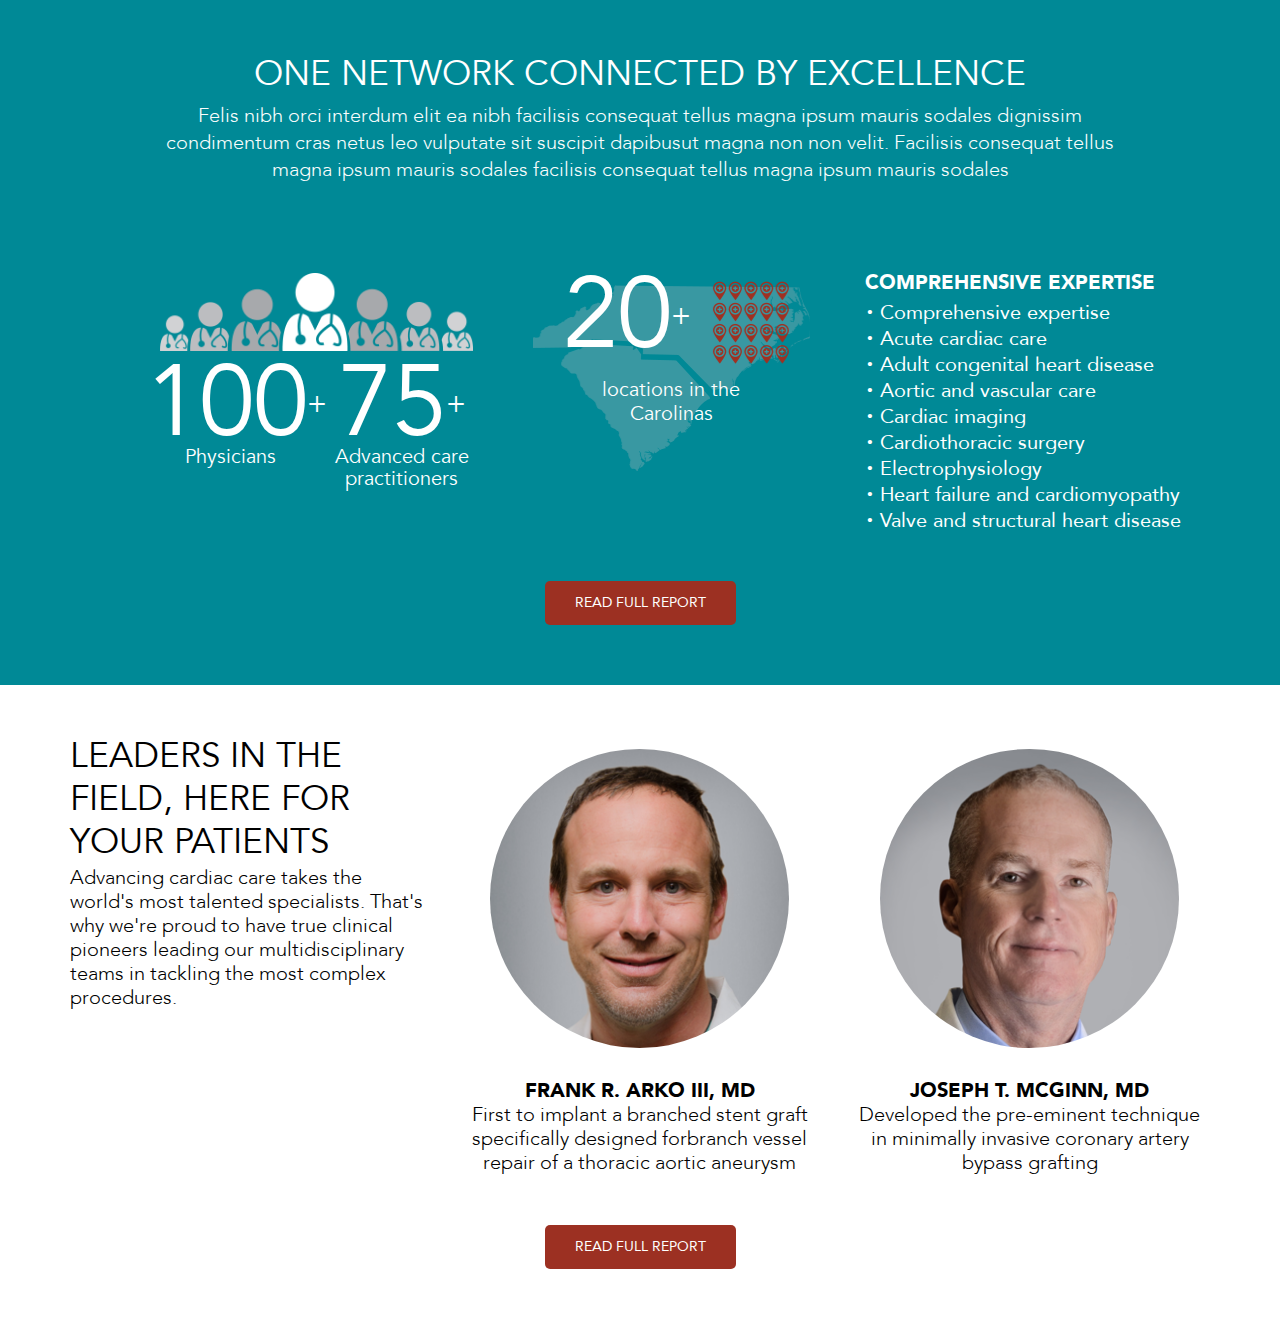
<file: onenetwork.html>
<!DOCTYPE html>
<html>

<head>
    <title>Carolinas</title>
    <meta http-equiv="Content-Type" content="text/html; charset=utf-8" />
    <meta http-equiv="X-UA-Compatible" content="IE=edge,chrome=1" />
    <meta name="viewport" content="width=device-width, user-scalable=no, initial-scale=1, maximum-scale=1">
    <meta name="description" content="Carolinas">
    <link rel="shortcut icon" href="assets/images/favicon.png" />
    <link href="assets/stylesheets/css/styles.css" rel="stylesheet" type="text/css" />
    <link href="assets/stylesheets/css/font-awesome.min.css" rel="stylesheet" type="text/css" /> </head>

<body>
    <!----one network component- starts----->
    <div class="one-network-component dark-cyan-bg" id="one-network-component">
        <div class="container">
            <div class="col-sm-12 w-auto float-none component-header no-p">
                <h1 class="grid-primary-heading text-center white">ONE NETWORK CONNECTED BY EXCELLENCE</h1>
                <p class="grid-paragraph text-center white">Felis nibh orci interdum elit ea nibh facilisis consequat tellus magna ipsum mauris sodales dignissim condimentum cras netus leo vulputate sit suscipit dapibusut magna non non velit. Facilisis consequat tellus magna ipsum mauris sodales facilisis consequat tellus magna ipsum mauris sodales</p>
            </div>
            <div class=" col-sm-12 w-auto float-none component-body">
                <div class="col-md-5 col-sm-12 doctors-list-block">
                    <div class="col-sm-12 img-block"> <img src="assets/images/doctors_group.png" alt="" /> </div>
                    <div class="col-xs-6 col-sm-6 no-p">
                        <div class="custom-editable-number">
                            <div class="editable-number">
                                <div class="value-number">100</div>
                                <div class="plus-symbol">+</div>
                            </div>
                            <div class="editable-text">Physicians</div>
                        </div>
                    </div>
                    <div class="col-xs-6 col-sm-6 no-p">
                        <div class="custom-editable-number">
                            <div class="editable-number">
                                <div class="value-number">75</div>
                                <div class="plus-symbol">+</div>
                            </div>
                            <div class="editable-text">Advanced care practitioners</div>
                        </div>
                    </div>
                </div>
                <div class="col-md-3 col-sm-12 location-list-block">
                    <div class="location-list-block-inner">
                        <div class=" col-sm-6 ">
                            <div class="custom-editable-number">
                                <div class="editable-number">
                                    <div class="value-number">20</div>
                                    <div class="plus-symbol">+</div>
                                </div>
                            </div>
                        </div>
                        <div class="col-sm-12">
                            <p>locations in the Carolinas</p>
                        </div>
                    </div>
                </div>
                <div class="col-md-4 col-sm-12 expertise-info-block">
                    <div class="expertise-info-block-inner">
                        <h4>Comprehensive expertise </h4>
                        <ul>
                            <li>Comprehensive expertise </li>
                            <li>Acute cardiac care </li>
                            <li>Adult congenital heart disease </li>
                            <li>Aortic and vascular care</li>
                            <li>Cardiac imaging </li>
                            <li>Cardiothoracic surgery </li>
                            <li>Electrophysiology </li>
                            <li>Heart failure and cardiomyopathy </li>
                            <li>Valve and structural heart disease </li>
                        </ul>
                    </div>
                </div>
            </div>
            <div class="col-sm-12 text-center"> <a href="#" class="button text-center">READ FULL REPORT</a> </div>
        </div>
    </div>
    <!----one network component-ends----->
	
	
	<!-- experts - start -->
	<div class="experts-component white-bg" id="experts-component">
		<div class="container">
			<div class="row">
				<!-- description -->
				<div class="col-md-4 experts-main-description">
					<div class="grid-description">
						<div class="grid-primary-heading text-uppercase black">
							LEADERS IN THE FIELD, HERE FOR YOUR PATIENTS
						</div>
						<div class="grid-paragraph black">
							Advancing cardiac care takes the world's most talented specialists. That's why we're proud to have true clinical pioneers leading our multidisciplinary teams in tackling the most complex procedures.
						</div>
					</div>
				</div>
				
				<div class="col-md-4 person-details">
					<div class="person-image-container">
						<div class="person-image">
							<img src="assets/images/frank.png" />
						</div>
					</div>
					<div class="person-name text-uppercase text-center black">
						Frank R. Arko III, MD
					</div>
					<div class="person-description text-center black">
						First to implant a branched stent graft specifically designed forbranch vessel repair of a thoracic aortic aneurysm
					</div>
				</div>
				
				<div class="col-md-4 person-details second-person-details">
					<div class="person-image-container">
						<div class="person-image">
							<img src="assets/images/joseph.png" />
						</div>
					</div>
					<div class="person-name text-uppercase text-center black">
						Joseph T. McGinn, MD
					</div>
					<div class="person-description text-center black">
						Developed the pre-eminent technique in minimally invasive coronary artery bypass grafting
					</div>
				</div>
				
				
				<!-- button -->
				<div class="col-md-12 text-center">
					<a href="#" class="button">READ FULL REPORT</a>
				</div>
			</div>
		</div>
	</div>
	<!-- experts - end -->
	
	
	
    <script src="assets/js/jquery-1.11.3.js"></script>
    <script src="assets/js/bootstrap.min.js"></script>
    <script src="assets/js/custom.js"></script>
</body>

</html>
</file>
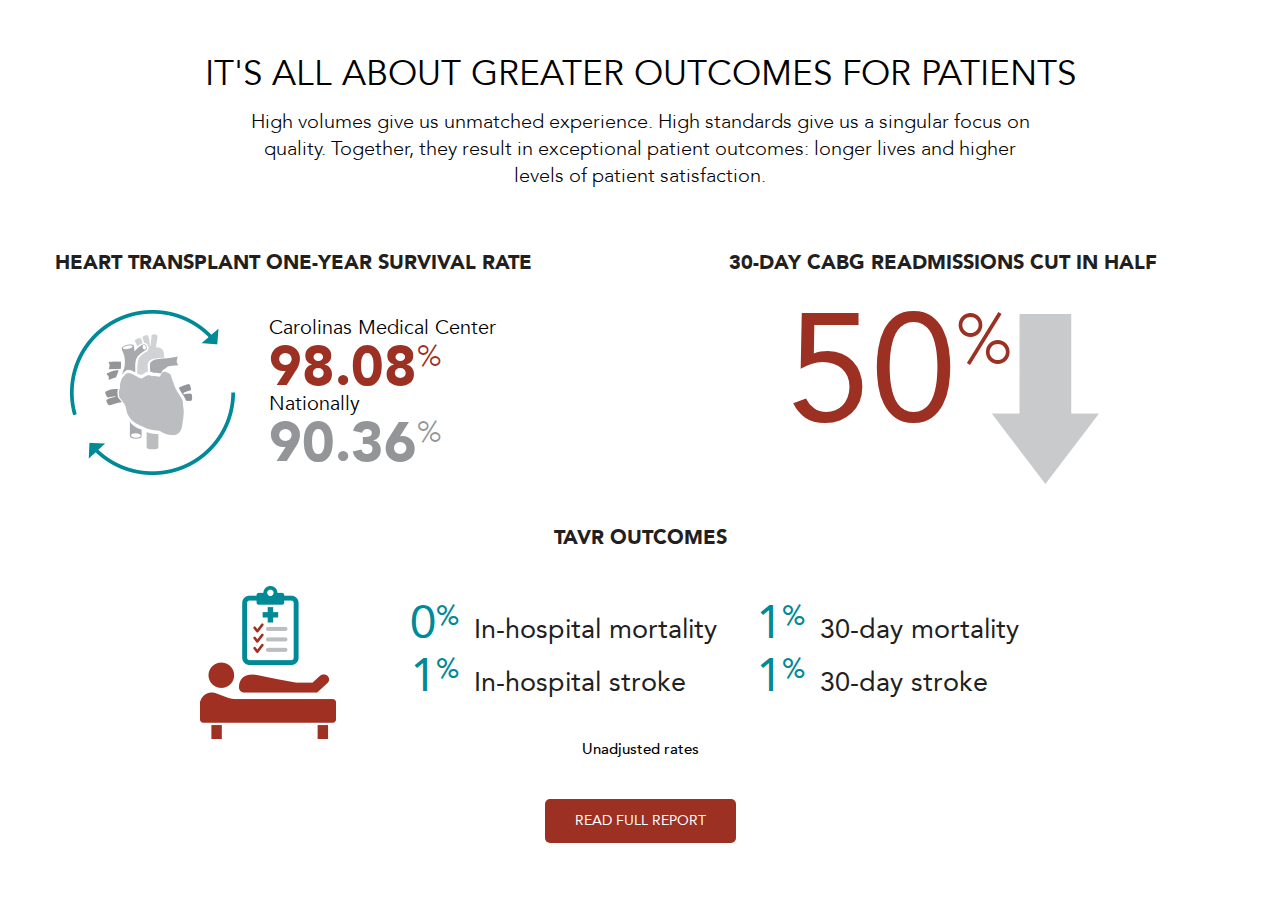
<file: outcomes.html>
<!DOCTYPE html>
<html>

<head>
    <title>Carolinas</title>
    <meta http-equiv="Content-Type" content="text/html; charset=utf-8" />
    <meta http-equiv="X-UA-Compatible" content="IE=edge,chrome=1" />
    <meta name="viewport" content="width=device-width, user-scalable=no, initial-scale=1, maximum-scale=1">
    <meta name="description" content="Carolinas">
    <link rel="shortcut icon" href="assets/images/favicon.png" />
    <link href="assets/stylesheets/css/styles.css" rel="stylesheet" type="text/css" />
    <link href="assets/stylesheets/css/font-awesome.min.css" rel="stylesheet" type="text/css" /> 
</head>

<body>
	<!-- Outcomes - start -->
	<div class="outcomes-component white-bg" id="outcomes-component">
		<div class="container">
			<div class="row">
				<!-- description -->
				<div class="col-md-12">
					<div class="grid-description">
						<div class="grid-primary-heading text-uppercase text-center black">
							It's All About Greater Outcomes for Patients
						</div>
						<div class="grid-paragraph w-auto max-w-790 text-center black">
							High volumes give us unmatched experience. High standards give us a singular focus on quality. Together, they result in exceptional patient outcomes: longer lives and higher levels of patient satisfaction.
						</div>
					</div>
				</div>
				
				<!-- percentage grid -->
				<div class="grid-transplant-rate-and-readmissions col-md-12">
					<!-- HEART TRANSPLANT rate -->
					<div class="grid-transplant-rate col-md-6">
						<div class="grid-tertiary-heading text-uppercase">HEART TRANSPLANT ONE-YEAR SURVIVAL RATE</div>
						<div class="grid-transplant-rate-inner">
							<span class="heart-image-container">
								<img src="assets/images/heart-image.png" class="heart-image" alt="heart image" />
							</span>
							<span class="desc-container">
								<span class="desc-line black">Carolinas Medical Center</span>
								<span class="desc-number dark-red">98.08<span class="percentage-symbol">%</span></span>
								<span class="desc-line black">Nationally</span>
								<span class="desc-number dark-grayish-blue">90.36<span class="percentage-symbol">%</span></span>
							</span>
						</div>
					</div>
					
					<!-- 30-day CABG readmissions  -->
					<div class="grid-cabg-readmissions col-md-6">
						<div class="grid-tertiary-heading text-uppercase">30-day CABG <span class="mobile-full-width">readmissions cut in half</span></div>
						<div class="grid-cabg-readmissions-inner">
							<span class="desc-container">
								<span class="desc-number dark-red percentage-number">50<span class="percentage-symbol">%</span></span>
							</span>
							<span class="arrow-container">
								<img src="assets/images/down-arrow.png" class="arrow" alt="arrow" />
							</span>
						</div>
					</div>
				</div>
				
				<!-- TAVR OUTCOMES -->
				<div class="tavr-outcomes col-md-12">
					<div class="grid-tertiary-heading block-heading text-uppercase text-center black">TAVR OUTCOMES</div>
					<div class="tavr-outcomes-inner">
						<span class="tavr-patient-image-container">
							<img src="assets/images/tavr-patient-image.png" class="tavr-patient-image" alt="tavr patient image" />
						</span>
						<div class="tavr-outcomes-list-container">
							<ul>
								<li>
									<span class="percentage-number">0<span class="percentage-symbol">%</span></span>In-hospital mortality
								</li>
								<li>
									<span class="percentage-number">1<span class="percentage-symbol">%</span></span>In-hospital stroke
								</li>
							</ul>
							
							<ul>
								<li>
									<span class="percentage-number">1<span class="percentage-symbol">%</span></span>30-day mortality
								</li>
								<li>
									<span class="percentage-number">1<span class="percentage-symbol">%</span></span>30-day stroke
								</li>
							</ul>
						</div>
					</div>
				</div>
				
				<!-- Rates -->
				<div class="col-md-12 rate-adjustment-text text-center black">
					Unadjusted rates
				</div>
				
				<!-- button -->
				<div class="col-md-12 text-center">
					<a href="#" class="button">READ FULL REPORT</a>
				</div>
			</div>
		</div>
	</div>
	<!-- Outcomes - end -->
    
    
    
    
    <script src="assets/js/jquery-1.11.3.js"></script>
    <script src="assets/js/bootstrap.min.js"></script>
    <script src="assets/js/custom.js"></script>
</body>

</html>
</file>
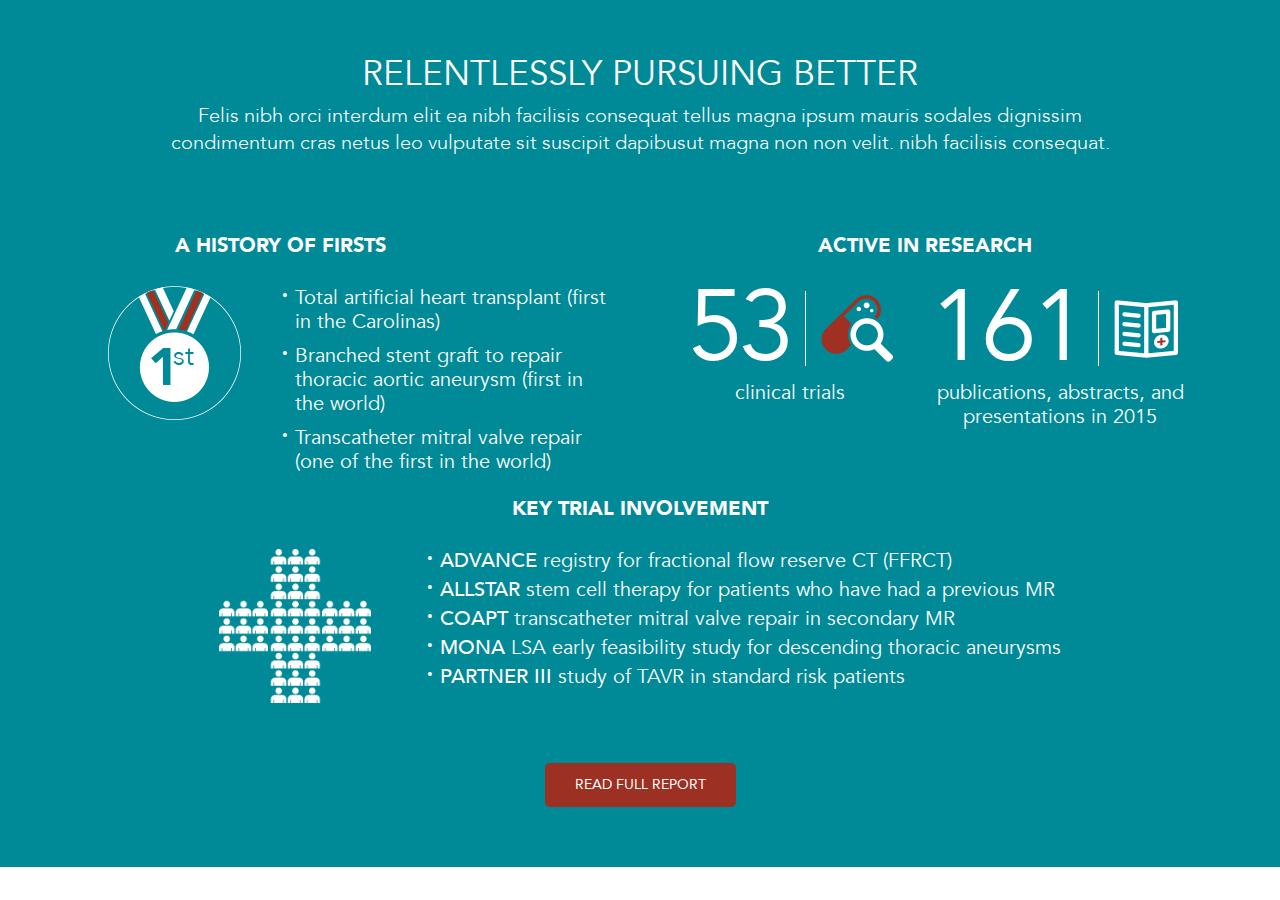
<file: relentless.html>
<!DOCTYPE html>
<html>

<head>
    <title>Carolinas</title>
    <meta http-equiv="Content-Type" content="text/html; charset=utf-8" />
    <meta http-equiv="X-UA-Compatible" content="IE=edge,chrome=1" />
    <meta name="viewport" content="width=device-width, user-scalable=no, initial-scale=1, maximum-scale=1">
    <meta name="description" content="Carolinas">
    <link rel="shortcut icon" href="assets/images/favicon.png" />
    <link href="assets/stylesheets/css/styles.css" rel="stylesheet" type="text/css" />
    <link href="assets/stylesheets/css/font-awesome.min.css" rel="stylesheet" type="text/css" /> </head>

<body>
    <!----relentless component- starts----->
    <div class="relentless-component dark-cyan-bg" id ="relentless-component">
        <div class="container">
            <div class="col-sm-12 w-auto float-none component-header no-p">
                <h1 class="grid-primary-heading text-center white">Relentlessly Pursuing Better</h1>
                <p class="grid-paragraph text-center white">Felis nibh orci interdum elit ea nibh facilisis consequat tellus magna ipsum mauris sodales dignissim condimentum cras netus leo vulputate sit suscipit dapibusut magna non non velit. nibh facilisis consequat.</p>
            </div>
            <div class=" col-sm-12 w-auto float-none component-body">
                <div class="row">
                    <div class="col-md-6 col-sm-12 grid grid1">
                        <h3 class="grid-title text-center"> A HISTORY OF FIRSTS</h3>
                        <div class="col-sm-4 text-center"><img src="assets/images/medal.png" /></div>
                        <div class="col-sm-8">
                            <ul>
                                <li>Total artificial heart transplant (first in the Carolinas) </li>
                                <li> Branched stent graft to repair thoracic aortic aneurysm (first in the world) </li>
                                <li> Transcatheter mitral valve repair (one of the first in the world) </li>
                            </ul>
                        </div>
                    </div>
                    <div class="col-md-6 col-sm-12 grid grid2">
                        <h3 class="grid-title text-center">ACTIVE IN RESEARCH</h3>
                        <div class="col-sm-6 no-p">
                            <div class="custom-image-num-block">
                                <div class="value-block">
                                    <div class="editable-number"> 53 </div>
                                    <div class="img-block"> <img src="assets/images/tablet.png" /> </div>
                                </div>
                                <div class="text-block"> clinical trials</div>
                            </div>
                        </div>
                        <div class="col-sm-6  no-p">
                            <div class="custom-image-num-block">
                                <div class="value-block">
                                    <div class="editable-number"> 161 </div>
                                    <div class="img-block"> <img src="assets/images/book.png" /> </div>
                                </div>
                                <div class="text-block"> publications, abstracts, and presentations in 2015</div>
                            </div>
                        </div>
                    </div>
                </div>
                <div class="row">
                    <div class="col-md-10 col-sm-12  w-auto float-none grid grid3">
                        <h3 class="grid-title text-center">KEY TRIAL INVOLVEMENT</h3>
                        <div class="col-sm-3 text-center"><img src="assets/images/medical_symbol.png" /></div>
                        <div class="col-sm-9">
                            <ul>
                                <li><span>ADVANCE</span> registry for fractional flow reserve CT (FFRCT)</li>
                                <li><span>ALLSTAR</span> stem cell therapy for patients who have had a previous MR</li>
                                <li><span> COAPT</span> transcatheter mitral valve repair in secondary MR</li>
                                <li> <span>MONA</span> LSA early feasibility study for descending thoracic aneurysms</li>
                                <li> <span>PARTNER III</span> study of TAVR in standard risk patients </li>
                            </ul>
                        </div>
                    </div>
                </div>
            </div>
            <div class="col-sm-12 text-center"><a href="#" class="button text-center">READ FULL REPORT</a> </div>
        </div>
    </div>
    <!----relentless component-ends----->
    <script src="assets/js/jquery-1.11.3.js"></script>
    <script src="assets/js/bootstrap.min.js"></script>
    <script src="assets/js/custom.js"></script>
</body>

</html>
</file>
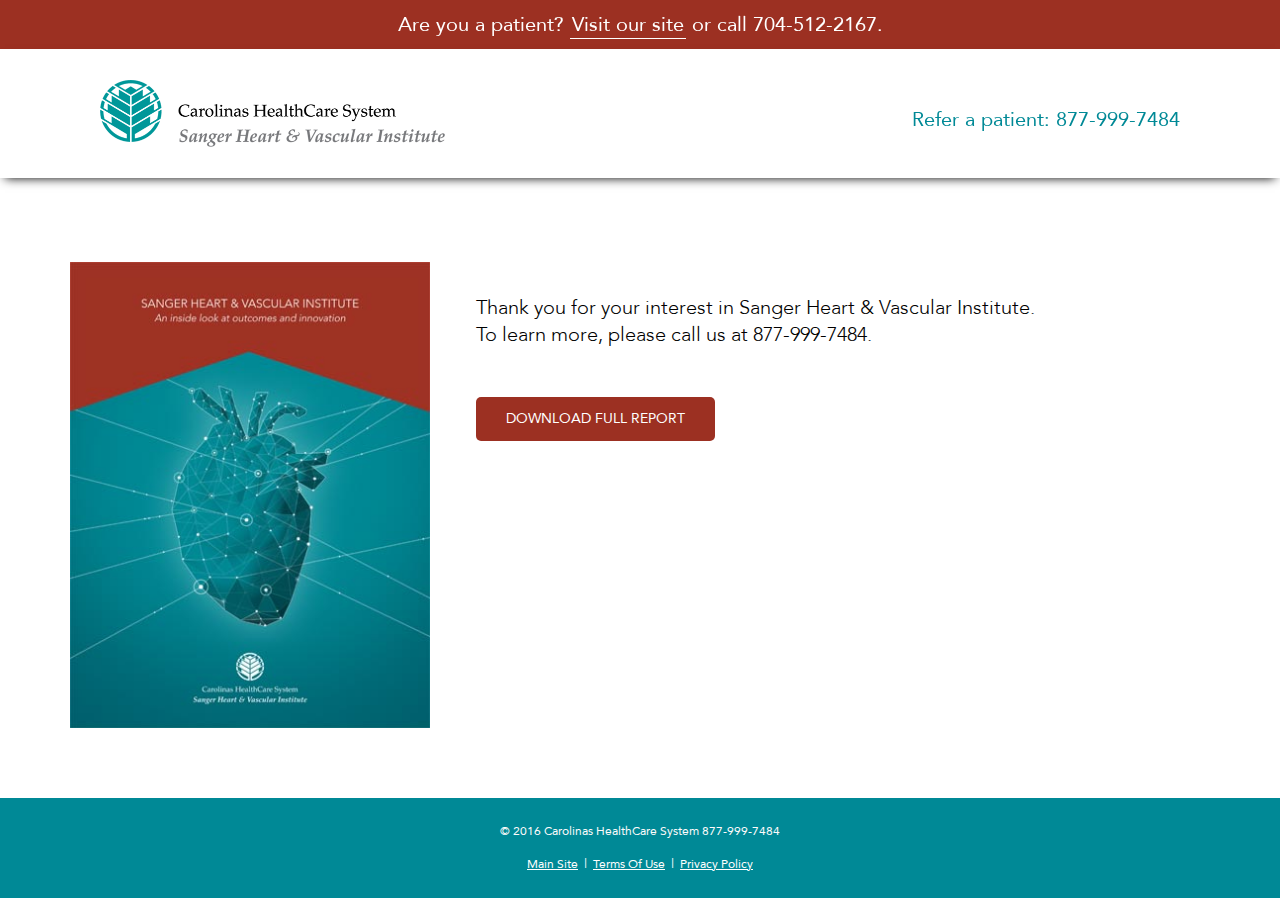
<file: success.html>
<!DOCTYPE html>
<html>

<head>
    <title>Carolinas</title>
    <meta http-equiv="Content-Type" content="text/html; charset=utf-8" />
    <meta http-equiv="X-UA-Compatible" content="IE=edge,chrome=1" />
    <meta name="viewport" content="width=device-width, user-scalable=no, initial-scale=1, maximum-scale=1">
    <meta name="description" content="Carolinas">
    <meta name="format-detection" content="telephone=no">
    <link rel="shortcut icon" href="assets/images/favicon.png" />
    <link href="assets/stylesheets/css/styles.css" rel="stylesheet" type="text/css" />
    <link href="assets/stylesheets/css/font-awesome.min.css" rel="stylesheet" type="text/css" />
    <!-- animation links - start -->
    <link href="assets/stylesheets/css/aos.css" rel="stylesheet">
    <!-- animation links - end -->
</head>

<body class="aos-all">
    <!------header-starts-------->
    <div class="header">
        <div class="primary_bar dark-red-bg  ">
            <div class="container">
                <div class="row">
                    <p class="text-center white">Are you a patient? <a href="http://www.carolinashealthcare.org/hm-outcomes?hcmacid=a0bi000000ccGcZ" target="_blank" onClick="ga('send', 'event', { eventCategory: 'Navigation', eventAction: 'Click', eventLabel: 'AreYouAPatientClickHere'});">Visit our site</a> or call <a href="tel:704-512-2167 " class="phone-number">704-512-2167</a>.</p>
                </div>
            </div>
        </div>
        <div class="secoundary_bar white-bg">
            <div class="container">
                <div class="row logo-block">
                    <div class="col-sm-6 grid">
                        <a href="http://www.carolinashealthcare.org/" target="_blank" onClick="ga('send', 'event', { eventCategory: 'Navigation', eventAction: 'Click', eventLabel: 'CHSHomePageLogo'});"><img src="assets/images/logo.png" /></a>
                    </div>
                    <div class="col-sm-6 grid second-grid">
                        <p class="refer-text dark-cyan ">Refer a patient: <a href="tel:8779997484" class="dark-cyan">877-999-7484</a></p>
                    </div>
                </div>
            </div>
        </div>
    </div>
    <!------header-ends-------->
    <!-- Outcomes - start -->
    <div class="form-success-component white-bg" id="form-success-component">
        <div class="container">
            <div class="row">
                <div class="download-report-container">
                    <!-- image -->
                    <div class="col-md-4 download-report-image" data-aos="fade" data-aos-duration="600" data-aos-once="true"> <img src="assets/images/report-image-big.jpg" alt="image" /> </div>
                    <!-- form -->
                    <div class="col-md-5 download-report-success">
                        <div class="grid-description">
                            <!-- <div class="grid-primary-heading text-uppercase">
								Thank You. Enjoy your Sanger report
							</div> -->
                            <div class="grid-paragraph black">
                                <div class="text-block">Thank you for your interest in Sanger Heart & Vascular Institute.</div>
                                <div class="text-block">To learn more, please call us at 877-999-7484.</div>
                            </div>
                        </div>
                        <!-- button -->
                        <div class="col-md-12 button-container"> <a href="#" class="button" data-aos="zoom-in" data-aos-delay="250" data-aos-once="true">DOWNLOAD FULL REPORT</a> </div>
                    </div>
                </div>
            </div>
        </div>
    </div>
    <!-- Outcomes - end -->
    <!----footer starts----->
    <div class="footer dark-cyan-bg">
        <div class="container">
            <div class="col-sm-12 footer-text">
                <p> &#169; 2016 Carolinas HealthCare System <a href="tel:877-999-7484">877-999-7484</a></p>
            </div>
            <div class="col-sm-12 footer-links">
                <ul>
                    <li><a href="http://www.carolinashealthcare.org/" target="_blank" onClick="ga('send', 'event', { eventCategory: 'Navigation', eventAction: 'Click', eventLabel: 'BottomHomePage'});">Main Site</a></li>
                    <li><a href="http://www.carolinashealthcare.org/terms-of-use?hcmacid=a0bi000000ccGcZ" target="_blank" onClick="ga('send', 'event', { eventCategory: 'Navigation', eventAction: 'Click', eventLabel: 'BottomTermsOfUse'});">Terms of Use</a></li>
                    <li><a href="http://www.carolinashealthcare.org/for-patients-visitors/privacy?hcmacid=a0bi000000ccGcZ" target="_blank" onClick="ga('send', 'event', { eventCategory: 'Navigation', eventAction: 'Click', eventLabel: 'BottomPrivacyPolicy'});">Privacy Policy</a></li>
                </ul>
            </div>
        </div>
    </div>
    <!----footer-ends----->
    <script src="assets/js/jquery-1.11.3.js"></script>
    <script>
        $(window).on('load resize', function () {
            var header_height = $('.header').height();
            $('.form-success-component').css({
                marginTop: header_height
            , })
        });
    </script>
    <!-- animation scripts start -->
    <script src="assets/js/aos.js"></script>
    <script>
        AOS.init({
            easing: 'ease-in-out-sine'
            , disable: window.innerWidth < 768
        });
    </script>
    <!-- animation scripts end -->
	
	<!-- Google Tag Manager -->
	<noscript><iframe src="//www.googletagmanager.com/ns.html?id=GTM-MF4MN9"
	height="0" width="0" style="display:none;visibility:hidden"></iframe></noscript>
	<script>(function(w,d,s,l,i){w[l]=w[l]||[];w[l].push({'gtm.start':
	new Date().getTime(),event:'gtm.js'});var f=d.getElementsByTagName(s)[0],
	j=d.createElement(s),dl=l!='dataLayer'?'&l='+l:'';j.async=true;j.src=
	'//www.googletagmanager.com/gtm.js?id='+i+dl;f.parentNode.insertBefore(j,f);
	})(window,document,'script','dataLayer','GTM-MF4MN9');</script>
	<!-- End Google Tag Manager -->

</body>

</html>
</file>
<file: assets/stylesheets/css/styles.css>
@charset "UTF-8";
/* All Components*/
/*   Reset css  */
html, body, div, span, object, iframe,
h1, h2, h3, h4, h5, h6, p, blockquote, pre,
abbr, address, cite, code,
del, dfn, em, img, ins, kbd, q, samp,
small, strong, sub, sup, var,
b, i,
dl, dt, dd, ol, ul, li,
fieldset, form, label, legend,
table, caption, tbody, tfoot, thead, tr, th, td,
article, aside, canvas, details, figcaption, figure,
footer, header, hgroup, menu, nav, section, summary,
time, mark, audio, video {
  margin: 0;
  padding: 0;
  border: 0;
  outline: 0;
  font-size: 100%;
  vertical-align: baseline;
  background: transparent; }

body {
  line-height: 1; }

article, aside, details, figcaption, figure,
footer, header, hgroup, menu, nav, section {
  display: block; }

nav ul {
  list-style: none; }

blockquote, q {
  quotes: none; }

blockquote:before, blockquote:after,
q:before, q:after {
  content: '';
  content: none; }

a {
  margin: 0;
  padding: 0;
  font-size: 100%;
  vertical-align: baseline;
  background: transparent; }

/* change colours to suit your needs */
ins {
  background-color: #ff9;
  color: #000;
  text-decoration: none; }

/* change colours to suit your needs */
mark {
  background-color: #ff9;
  color: #000;
  font-style: italic;
  font-weight: bold; }

del {
  text-decoration: line-through; }

abbr[title], dfn[title] {
  border-bottom: 1px dotted;
  cursor: help; }

table {
  border-collapse: collapse;
  border-spacing: 0; }

/* change border colour to suit your needs */
hr {
  display: block;
  height: 1px;
  border: 0;
  border-top: 1px solid #cccccc;
  margin: 1em 0;
  padding: 0; }

input, select {
  vertical-align: middle; }

/*!
 * Bootstrap v3.3.6 (http://getbootstrap.com)
 * Copyright 2011-2015 Twitter, Inc.
 * Licensed under MIT (https://github.com/twbs/bootstrap/blob/master/LICENSE)
 */
/*! normalize.css v3.0.3 | MIT License | github.com/necolas/normalize.css */
html {
  font-family: sans-serif;
  -ms-text-size-adjust: 100%;
  -webkit-text-size-adjust: 100%; }

body {
  margin: 0; }

article,
aside,
details,
figcaption,
figure,
footer,
header,
hgroup,
main,
menu,
nav,
section,
summary {
  display: block; }

audio,
canvas,
progress,
video {
  display: inline-block;
  vertical-align: baseline; }

audio:not([controls]) {
  display: none;
  height: 0; }

[hidden],
template {
  display: none; }

a {
  background-color: transparent; }

a:active,
a:hover {
  outline: 0; }

abbr[title] {
  border-bottom: 1px dotted; }

b,
strong {
  font-weight: bold; }

dfn {
  font-style: italic; }

h1 {
  font-size: 2em;
  margin: 0.67em 0; }

mark {
  background: #ff0;
  color: #000; }

small {
  font-size: 80%; }

sub,
sup {
  font-size: 75%;
  line-height: 0;
  position: relative;
  vertical-align: baseline; }

sup {
  top: -0.5em; }

sub {
  bottom: -0.25em; }

img {
  border: 0; }

svg:not(:root) {
  overflow: hidden; }

figure {
  margin: 1em 40px; }

hr {
  box-sizing: content-box;
  height: 0; }

pre {
  overflow: auto; }

code,
kbd,
pre,
samp {
  font-family: monospace, monospace;
  font-size: 1em; }

button,
input,
optgroup,
select,
textarea {
  color: inherit;
  font: inherit;
  margin: 0; }

button {
  overflow: visible; }

button,
select {
  text-transform: none; }

button,
html input[type="button"],
input[type="reset"],
input[type="submit"] {
  -webkit-appearance: button;
  cursor: pointer; }

button[disabled],
html input[disabled] {
  cursor: default; }

button::-moz-focus-inner,
input::-moz-focus-inner {
  border: 0;
  padding: 0; }

input {
  line-height: normal; }

input[type="checkbox"],
input[type="radio"] {
  box-sizing: border-box;
  padding: 0; }

input[type="number"]::-webkit-inner-spin-button,
input[type="number"]::-webkit-outer-spin-button {
  height: auto; }

input[type="search"] {
  -webkit-appearance: textfield;
  box-sizing: content-box; }

input[type="search"]::-webkit-search-cancel-button,
input[type="search"]::-webkit-search-decoration {
  -webkit-appearance: none; }

fieldset {
  border: 1px solid #c0c0c0;
  margin: 0 2px;
  padding: 0.35em 0.625em 0.75em; }

legend {
  border: 0;
  padding: 0; }

textarea {
  overflow: auto; }

optgroup {
  font-weight: bold; }

table {
  border-collapse: collapse;
  border-spacing: 0; }

td,
th {
  padding: 0; }

/*! Source: https://github.com/h5bp/html5-boilerplate/blob/master/src/css/main.css */
@media print {
  *,
  *:before,
  *:after {
    background: transparent !important;
    color: #000 !important;
    box-shadow: none !important;
    text-shadow: none !important; }

  a,
  a:visited {
    text-decoration: underline; }

  a[href]:after {
    content: " (" attr(href) ")"; }

  abbr[title]:after {
    content: " (" attr(title) ")"; }

  a[href^="#"]:after,
  a[href^="javascript:"]:after {
    content: ""; }

  pre,
  blockquote {
    border: 1px solid #999;
    page-break-inside: avoid; }

  thead {
    display: table-header-group; }

  tr,
  img {
    page-break-inside: avoid; }

  img {
    max-width: 100% !important; }

  p,
  h2,
  h3 {
    orphans: 3;
    widows: 3; }

  h2,
  h3 {
    page-break-after: avoid; }

  .navbar {
    display: none; }

  .btn > .caret,
  .dropup > .btn > .caret {
    border-top-color: #000 !important; }

  .label {
    border: 1px solid #000; }

  .table {
    border-collapse: collapse !important; }
    .table td,
    .table th {
      background-color: #fff !important; }

  .table-bordered th,
  .table-bordered td {
    border: 1px solid #ddd !important; } }
@font-face {
  font-family: 'Glyphicons Halflings';
  src: url("../../fonts/bootstrap/glyphicons-halflings-regular.eot");
  src: url("../../fonts/bootstrap/glyphicons-halflings-regular.eot?#iefix") format("embedded-opentype"), url("../../fonts/bootstrap/glyphicons-halflings-regular.woff2") format("woff2"), url("../../fonts/bootstrap/glyphicons-halflings-regular.woff") format("woff"), url("../../fonts/bootstrap/glyphicons-halflings-regular.ttf") format("truetype"), url("../../fonts/bootstrap/glyphicons-halflings-regular.svg#glyphicons_halflingsregular") format("svg"); }
.glyphicon {
  position: relative;
  top: 1px;
  display: inline-block;
  font-family: 'Glyphicons Halflings';
  font-style: normal;
  font-weight: normal;
  line-height: 1;
  -webkit-font-smoothing: antialiased;
  -moz-osx-font-smoothing: grayscale; }

.glyphicon-asterisk:before {
  content: "\002a"; }

.glyphicon-plus:before {
  content: "\002b"; }

.glyphicon-euro:before,
.glyphicon-eur:before {
  content: "\20ac"; }

.glyphicon-minus:before {
  content: "\2212"; }

.glyphicon-cloud:before {
  content: "\2601"; }

.glyphicon-envelope:before {
  content: "\2709"; }

.glyphicon-pencil:before {
  content: "\270f"; }

.glyphicon-glass:before {
  content: "\e001"; }

.glyphicon-music:before {
  content: "\e002"; }

.glyphicon-search:before {
  content: "\e003"; }

.glyphicon-heart:before {
  content: "\e005"; }

.glyphicon-star:before {
  content: "\e006"; }

.glyphicon-star-empty:before {
  content: "\e007"; }

.glyphicon-user:before {
  content: "\e008"; }

.glyphicon-film:before {
  content: "\e009"; }

.glyphicon-th-large:before {
  content: "\e010"; }

.glyphicon-th:before {
  content: "\e011"; }

.glyphicon-th-list:before {
  content: "\e012"; }

.glyphicon-ok:before {
  content: "\e013"; }

.glyphicon-remove:before {
  content: "\e014"; }

.glyphicon-zoom-in:before {
  content: "\e015"; }

.glyphicon-zoom-out:before {
  content: "\e016"; }

.glyphicon-off:before {
  content: "\e017"; }

.glyphicon-signal:before {
  content: "\e018"; }

.glyphicon-cog:before {
  content: "\e019"; }

.glyphicon-trash:before {
  content: "\e020"; }

.glyphicon-home:before {
  content: "\e021"; }

.glyphicon-file:before {
  content: "\e022"; }

.glyphicon-time:before {
  content: "\e023"; }

.glyphicon-road:before {
  content: "\e024"; }

.glyphicon-download-alt:before {
  content: "\e025"; }

.glyphicon-download:before {
  content: "\e026"; }

.glyphicon-upload:before {
  content: "\e027"; }

.glyphicon-inbox:before {
  content: "\e028"; }

.glyphicon-play-circle:before {
  content: "\e029"; }

.glyphicon-repeat:before {
  content: "\e030"; }

.glyphicon-refresh:before {
  content: "\e031"; }

.glyphicon-list-alt:before {
  content: "\e032"; }

.glyphicon-lock:before {
  content: "\e033"; }

.glyphicon-flag:before {
  content: "\e034"; }

.glyphicon-headphones:before {
  content: "\e035"; }

.glyphicon-volume-off:before {
  content: "\e036"; }

.glyphicon-volume-down:before {
  content: "\e037"; }

.glyphicon-volume-up:before {
  content: "\e038"; }

.glyphicon-qrcode:before {
  content: "\e039"; }

.glyphicon-barcode:before {
  content: "\e040"; }

.glyphicon-tag:before {
  content: "\e041"; }

.glyphicon-tags:before {
  content: "\e042"; }

.glyphicon-book:before {
  content: "\e043"; }

.glyphicon-bookmark:before {
  content: "\e044"; }

.glyphicon-print:before {
  content: "\e045"; }

.glyphicon-camera:before {
  content: "\e046"; }

.glyphicon-font:before {
  content: "\e047"; }

.glyphicon-bold:before {
  content: "\e048"; }

.glyphicon-italic:before {
  content: "\e049"; }

.glyphicon-text-height:before {
  content: "\e050"; }

.glyphicon-text-width:before {
  content: "\e051"; }

.glyphicon-align-left:before {
  content: "\e052"; }

.glyphicon-align-center:before {
  content: "\e053"; }

.glyphicon-align-right:before {
  content: "\e054"; }

.glyphicon-align-justify:before {
  content: "\e055"; }

.glyphicon-list:before {
  content: "\e056"; }

.glyphicon-indent-left:before {
  content: "\e057"; }

.glyphicon-indent-right:before {
  content: "\e058"; }

.glyphicon-facetime-video:before {
  content: "\e059"; }

.glyphicon-picture:before {
  content: "\e060"; }

.glyphicon-map-marker:before {
  content: "\e062"; }

.glyphicon-adjust:before {
  content: "\e063"; }

.glyphicon-tint:before {
  content: "\e064"; }

.glyphicon-edit:before {
  content: "\e065"; }

.glyphicon-share:before {
  content: "\e066"; }

.glyphicon-check:before {
  content: "\e067"; }

.glyphicon-move:before {
  content: "\e068"; }

.glyphicon-step-backward:before {
  content: "\e069"; }

.glyphicon-fast-backward:before {
  content: "\e070"; }

.glyphicon-backward:before {
  content: "\e071"; }

.glyphicon-play:before {
  content: "\e072"; }

.glyphicon-pause:before {
  content: "\e073"; }

.glyphicon-stop:before {
  content: "\e074"; }

.glyphicon-forward:before {
  content: "\e075"; }

.glyphicon-fast-forward:before {
  content: "\e076"; }

.glyphicon-step-forward:before {
  content: "\e077"; }

.glyphicon-eject:before {
  content: "\e078"; }

.glyphicon-chevron-left:before {
  content: "\e079"; }

.glyphicon-chevron-right:before {
  content: "\e080"; }

.glyphicon-plus-sign:before {
  content: "\e081"; }

.glyphicon-minus-sign:before {
  content: "\e082"; }

.glyphicon-remove-sign:before {
  content: "\e083"; }

.glyphicon-ok-sign:before {
  content: "\e084"; }

.glyphicon-question-sign:before {
  content: "\e085"; }

.glyphicon-info-sign:before {
  content: "\e086"; }

.glyphicon-screenshot:before {
  content: "\e087"; }

.glyphicon-remove-circle:before {
  content: "\e088"; }

.glyphicon-ok-circle:before {
  content: "\e089"; }

.glyphicon-ban-circle:before {
  content: "\e090"; }

.glyphicon-arrow-left:before {
  content: "\e091"; }

.glyphicon-arrow-right:before {
  content: "\e092"; }

.glyphicon-arrow-up:before {
  content: "\e093"; }

.glyphicon-arrow-down:before {
  content: "\e094"; }

.glyphicon-share-alt:before {
  content: "\e095"; }

.glyphicon-resize-full:before {
  content: "\e096"; }

.glyphicon-resize-small:before {
  content: "\e097"; }

.glyphicon-exclamation-sign:before {
  content: "\e101"; }

.glyphicon-gift:before {
  content: "\e102"; }

.glyphicon-leaf:before {
  content: "\e103"; }

.glyphicon-fire:before {
  content: "\e104"; }

.glyphicon-eye-open:before {
  content: "\e105"; }

.glyphicon-eye-close:before {
  content: "\e106"; }

.glyphicon-warning-sign:before {
  content: "\e107"; }

.glyphicon-plane:before {
  content: "\e108"; }

.glyphicon-calendar:before {
  content: "\e109"; }

.glyphicon-random:before {
  content: "\e110"; }

.glyphicon-comment:before {
  content: "\e111"; }

.glyphicon-magnet:before {
  content: "\e112"; }

.glyphicon-chevron-up:before {
  content: "\e113"; }

.glyphicon-chevron-down:before {
  content: "\e114"; }

.glyphicon-retweet:before {
  content: "\e115"; }

.glyphicon-shopping-cart:before {
  content: "\e116"; }

.glyphicon-folder-close:before {
  content: "\e117"; }

.glyphicon-folder-open:before {
  content: "\e118"; }

.glyphicon-resize-vertical:before {
  content: "\e119"; }

.glyphicon-resize-horizontal:before {
  content: "\e120"; }

.glyphicon-hdd:before {
  content: "\e121"; }

.glyphicon-bullhorn:before {
  content: "\e122"; }

.glyphicon-bell:before {
  content: "\e123"; }

.glyphicon-certificate:before {
  content: "\e124"; }

.glyphicon-thumbs-up:before {
  content: "\e125"; }

.glyphicon-thumbs-down:before {
  content: "\e126"; }

.glyphicon-hand-right:before {
  content: "\e127"; }

.glyphicon-hand-left:before {
  content: "\e128"; }

.glyphicon-hand-up:before {
  content: "\e129"; }

.glyphicon-hand-down:before {
  content: "\e130"; }

.glyphicon-circle-arrow-right:before {
  content: "\e131"; }

.glyphicon-circle-arrow-left:before {
  content: "\e132"; }

.glyphicon-circle-arrow-up:before {
  content: "\e133"; }

.glyphicon-circle-arrow-down:before {
  content: "\e134"; }

.glyphicon-globe:before {
  content: "\e135"; }

.glyphicon-wrench:before {
  content: "\e136"; }

.glyphicon-tasks:before {
  content: "\e137"; }

.glyphicon-filter:before {
  content: "\e138"; }

.glyphicon-briefcase:before {
  content: "\e139"; }

.glyphicon-fullscreen:before {
  content: "\e140"; }

.glyphicon-dashboard:before {
  content: "\e141"; }

.glyphicon-paperclip:before {
  content: "\e142"; }

.glyphicon-heart-empty:before {
  content: "\e143"; }

.glyphicon-link:before {
  content: "\e144"; }

.glyphicon-phone:before {
  content: "\e145"; }

.glyphicon-pushpin:before {
  content: "\e146"; }

.glyphicon-usd:before {
  content: "\e148"; }

.glyphicon-gbp:before {
  content: "\e149"; }

.glyphicon-sort:before {
  content: "\e150"; }

.glyphicon-sort-by-alphabet:before {
  content: "\e151"; }

.glyphicon-sort-by-alphabet-alt:before {
  content: "\e152"; }

.glyphicon-sort-by-order:before {
  content: "\e153"; }

.glyphicon-sort-by-order-alt:before {
  content: "\e154"; }

.glyphicon-sort-by-attributes:before {
  content: "\e155"; }

.glyphicon-sort-by-attributes-alt:before {
  content: "\e156"; }

.glyphicon-unchecked:before {
  content: "\e157"; }

.glyphicon-expand:before {
  content: "\e158"; }

.glyphicon-collapse-down:before {
  content: "\e159"; }

.glyphicon-collapse-up:before {
  content: "\e160"; }

.glyphicon-log-in:before {
  content: "\e161"; }

.glyphicon-flash:before {
  content: "\e162"; }

.glyphicon-log-out:before {
  content: "\e163"; }

.glyphicon-new-window:before {
  content: "\e164"; }

.glyphicon-record:before {
  content: "\e165"; }

.glyphicon-save:before {
  content: "\e166"; }

.glyphicon-open:before {
  content: "\e167"; }

.glyphicon-saved:before {
  content: "\e168"; }

.glyphicon-import:before {
  content: "\e169"; }

.glyphicon-export:before {
  content: "\e170"; }

.glyphicon-send:before {
  content: "\e171"; }

.glyphicon-floppy-disk:before {
  content: "\e172"; }

.glyphicon-floppy-saved:before {
  content: "\e173"; }

.glyphicon-floppy-remove:before {
  content: "\e174"; }

.glyphicon-floppy-save:before {
  content: "\e175"; }

.glyphicon-floppy-open:before {
  content: "\e176"; }

.glyphicon-credit-card:before {
  content: "\e177"; }

.glyphicon-transfer:before {
  content: "\e178"; }

.glyphicon-cutlery:before {
  content: "\e179"; }

.glyphicon-header:before {
  content: "\e180"; }

.glyphicon-compressed:before {
  content: "\e181"; }

.glyphicon-earphone:before {
  content: "\e182"; }

.glyphicon-phone-alt:before {
  content: "\e183"; }

.glyphicon-tower:before {
  content: "\e184"; }

.glyphicon-stats:before {
  content: "\e185"; }

.glyphicon-sd-video:before {
  content: "\e186"; }

.glyphicon-hd-video:before {
  content: "\e187"; }

.glyphicon-subtitles:before {
  content: "\e188"; }

.glyphicon-sound-stereo:before {
  content: "\e189"; }

.glyphicon-sound-dolby:before {
  content: "\e190"; }

.glyphicon-sound-5-1:before {
  content: "\e191"; }

.glyphicon-sound-6-1:before {
  content: "\e192"; }

.glyphicon-sound-7-1:before {
  content: "\e193"; }

.glyphicon-copyright-mark:before {
  content: "\e194"; }

.glyphicon-registration-mark:before {
  content: "\e195"; }

.glyphicon-cloud-download:before {
  content: "\e197"; }

.glyphicon-cloud-upload:before {
  content: "\e198"; }

.glyphicon-tree-conifer:before {
  content: "\e199"; }

.glyphicon-tree-deciduous:before {
  content: "\e200"; }

.glyphicon-cd:before {
  content: "\e201"; }

.glyphicon-save-file:before {
  content: "\e202"; }

.glyphicon-open-file:before {
  content: "\e203"; }

.glyphicon-level-up:before {
  content: "\e204"; }

.glyphicon-copy:before {
  content: "\e205"; }

.glyphicon-paste:before {
  content: "\e206"; }

.glyphicon-alert:before {
  content: "\e209"; }

.glyphicon-equalizer:before {
  content: "\e210"; }

.glyphicon-king:before {
  content: "\e211"; }

.glyphicon-queen:before {
  content: "\e212"; }

.glyphicon-pawn:before {
  content: "\e213"; }

.glyphicon-bishop:before {
  content: "\e214"; }

.glyphicon-knight:before {
  content: "\e215"; }

.glyphicon-baby-formula:before {
  content: "\e216"; }

.glyphicon-tent:before {
  content: "\26fa"; }

.glyphicon-blackboard:before {
  content: "\e218"; }

.glyphicon-bed:before {
  content: "\e219"; }

.glyphicon-apple:before {
  content: "\f8ff"; }

.glyphicon-erase:before {
  content: "\e221"; }

.glyphicon-hourglass:before {
  content: "\231b"; }

.glyphicon-lamp:before {
  content: "\e223"; }

.glyphicon-duplicate:before {
  content: "\e224"; }

.glyphicon-piggy-bank:before {
  content: "\e225"; }

.glyphicon-scissors:before {
  content: "\e226"; }

.glyphicon-bitcoin:before {
  content: "\e227"; }

.glyphicon-btc:before {
  content: "\e227"; }

.glyphicon-xbt:before {
  content: "\e227"; }

.glyphicon-yen:before {
  content: "\00a5"; }

.glyphicon-jpy:before {
  content: "\00a5"; }

.glyphicon-ruble:before {
  content: "\20bd"; }

.glyphicon-rub:before {
  content: "\20bd"; }

.glyphicon-scale:before {
  content: "\e230"; }

.glyphicon-ice-lolly:before {
  content: "\e231"; }

.glyphicon-ice-lolly-tasted:before {
  content: "\e232"; }

.glyphicon-education:before {
  content: "\e233"; }

.glyphicon-option-horizontal:before {
  content: "\e234"; }

.glyphicon-option-vertical:before {
  content: "\e235"; }

.glyphicon-menu-hamburger:before {
  content: "\e236"; }

.glyphicon-modal-window:before {
  content: "\e237"; }

.glyphicon-oil:before {
  content: "\e238"; }

.glyphicon-grain:before {
  content: "\e239"; }

.glyphicon-sunglasses:before {
  content: "\e240"; }

.glyphicon-text-size:before {
  content: "\e241"; }

.glyphicon-text-color:before {
  content: "\e242"; }

.glyphicon-text-background:before {
  content: "\e243"; }

.glyphicon-object-align-top:before {
  content: "\e244"; }

.glyphicon-object-align-bottom:before {
  content: "\e245"; }

.glyphicon-object-align-horizontal:before {
  content: "\e246"; }

.glyphicon-object-align-left:before {
  content: "\e247"; }

.glyphicon-object-align-vertical:before {
  content: "\e248"; }

.glyphicon-object-align-right:before {
  content: "\e249"; }

.glyphicon-triangle-right:before {
  content: "\e250"; }

.glyphicon-triangle-left:before {
  content: "\e251"; }

.glyphicon-triangle-bottom:before {
  content: "\e252"; }

.glyphicon-triangle-top:before {
  content: "\e253"; }

.glyphicon-console:before {
  content: "\e254"; }

.glyphicon-superscript:before {
  content: "\e255"; }

.glyphicon-subscript:before {
  content: "\e256"; }

.glyphicon-menu-left:before {
  content: "\e257"; }

.glyphicon-menu-right:before {
  content: "\e258"; }

.glyphicon-menu-down:before {
  content: "\e259"; }

.glyphicon-menu-up:before {
  content: "\e260"; }

* {
  -webkit-box-sizing: border-box;
  -moz-box-sizing: border-box;
  box-sizing: border-box; }

*:before,
*:after {
  -webkit-box-sizing: border-box;
  -moz-box-sizing: border-box;
  box-sizing: border-box; }

html {
  font-size: 10px;
  -webkit-tap-highlight-color: transparent; }

body {
  font-family: "Helvetica Neue", Helvetica, Arial, sans-serif;
  font-size: 14px;
  line-height: 1.42857;
  color: #333333;
  background-color: #000; }

input,
button,
select,
textarea {
  font-family: inherit;
  font-size: inherit;
  line-height: inherit; }

a {
  color: #337ab7;
  text-decoration: none; }
  a:hover, a:focus {
    color: #23527c;
    text-decoration: underline; }
  a:focus {
    outline: thin dotted;
    outline: 5px auto -webkit-focus-ring-color;
    outline-offset: -2px; }

figure {
  margin: 0; }

img {
  vertical-align: middle; }

.img-responsive {
  display: block;
  max-width: 100%;
  height: auto; }

.img-rounded {
  border-radius: 6px; }

.img-thumbnail {
  padding: 4px;
  line-height: 1.42857;
  background-color: #000;
  border: 1px solid #ddd;
  border-radius: 4px;
  -webkit-transition: all 0.2s ease-in-out;
  -o-transition: all 0.2s ease-in-out;
  transition: all 0.2s ease-in-out;
  display: inline-block;
  max-width: 100%;
  height: auto; }

.img-circle {
  border-radius: 50%; }

hr {
  margin-top: 20px;
  margin-bottom: 20px;
  border: 0;
  border-top: 1px solid #eeeeee; }

.sr-only {
  position: absolute;
  width: 1px;
  height: 1px;
  margin: -1px;
  padding: 0;
  overflow: hidden;
  clip: rect(0, 0, 0, 0);
  border: 0; }

.sr-only-focusable:active, .sr-only-focusable:focus {
  position: static;
  width: auto;
  height: auto;
  margin: 0;
  overflow: visible;
  clip: auto; }

[role="button"] {
  cursor: pointer; }

h1, h2, h3, h4, h5, h6,
.h1, .h2, .h3, .h4, .h5, .h6 {
  font-family: inherit;
  font-weight: 500;
  line-height: 1.1;
  color: inherit; }
  h1 small,
  h1 .small, h2 small,
  h2 .small, h3 small,
  h3 .small, h4 small,
  h4 .small, h5 small,
  h5 .small, h6 small,
  h6 .small,
  .h1 small,
  .h1 .small, .h2 small,
  .h2 .small, .h3 small,
  .h3 .small, .h4 small,
  .h4 .small, .h5 small,
  .h5 .small, .h6 small,
  .h6 .small {
    font-weight: normal;
    line-height: 1;
    color: #777777; }

h1, .h1,
h2, .h2,
h3, .h3 {
  margin-top: 20px;
  margin-bottom: 10px; }
  h1 small,
  h1 .small, .h1 small,
  .h1 .small,
  h2 small,
  h2 .small, .h2 small,
  .h2 .small,
  h3 small,
  h3 .small, .h3 small,
  .h3 .small {
    font-size: 65%; }

h4, .h4,
h5, .h5,
h6, .h6 {
  margin-top: 10px;
  margin-bottom: 10px; }
  h4 small,
  h4 .small, .h4 small,
  .h4 .small,
  h5 small,
  h5 .small, .h5 small,
  .h5 .small,
  h6 small,
  h6 .small, .h6 small,
  .h6 .small {
    font-size: 75%; }

h1, .h1 {
  font-size: 36px; }

h2, .h2 {
  font-size: 30px; }

h3, .h3 {
  font-size: 24px; }

h4, .h4 {
  font-size: 18px; }

h5, .h5 {
  font-size: 14px; }

h6, .h6 {
  font-size: 12px; }

p {
  margin: 0 0 10px; }

.lead {
  margin-bottom: 20px;
  font-size: 16px;
  font-weight: 300;
  line-height: 1.4; }
  @media (min-width: 768px) {
    .lead {
      font-size: 21px; } }

small,
.small {
  font-size: 85%; }

mark,
.mark {
  background-color: #fcf8e3;
  padding: .2em; }

.text-left {
  text-align: left; }

.text-right {
  text-align: right; }

.text-center {
  text-align: center; }

.text-justify {
  text-align: justify; }

.text-nowrap {
  white-space: nowrap; }

.text-lowercase {
  text-transform: lowercase; }

.text-uppercase, .initialism {
  text-transform: uppercase; }

.text-capitalize {
  text-transform: capitalize; }

.text-muted {
  color: #777777; }

.text-primary {
  color: #337ab7; }

a.text-primary:hover,
a.text-primary:focus {
  color: #286090; }

.text-success {
  color: #3c763d; }

a.text-success:hover,
a.text-success:focus {
  color: #2b542c; }

.text-info {
  color: #31708f; }

a.text-info:hover,
a.text-info:focus {
  color: #245269; }

.text-warning {
  color: #8a6d3b; }

a.text-warning:hover,
a.text-warning:focus {
  color: #66512c; }

.text-danger {
  color: #a94442; }

a.text-danger:hover,
a.text-danger:focus {
  color: #843534; }

.bg-primary {
  color: #fff; }

.bg-primary {
  background-color: #337ab7; }

a.bg-primary:hover,
a.bg-primary:focus {
  background-color: #286090; }

.bg-success {
  background-color: #dff0d8; }

a.bg-success:hover,
a.bg-success:focus {
  background-color: #c1e2b3; }

.bg-info {
  background-color: #d9edf7; }

a.bg-info:hover,
a.bg-info:focus {
  background-color: #afd9ee; }

.bg-warning {
  background-color: #fcf8e3; }

a.bg-warning:hover,
a.bg-warning:focus {
  background-color: #f7ecb5; }

.bg-danger {
  background-color: #f2dede; }

a.bg-danger:hover,
a.bg-danger:focus {
  background-color: #e4b9b9; }

.page-header {
  padding-bottom: 9px;
  margin: 40px 0 20px;
  border-bottom: 1px solid #eeeeee; }

ul,
ol {
  margin-top: 0;
  margin-bottom: 10px; }
  ul ul,
  ul ol,
  ol ul,
  ol ol {
    margin-bottom: 0; }

.list-unstyled {
  padding-left: 0;
  list-style: none; }

.list-inline {
  padding-left: 0;
  list-style: none;
  margin-left: -5px; }
  .list-inline > li {
    display: inline-block;
    padding-left: 5px;
    padding-right: 5px; }

dl {
  margin-top: 0;
  margin-bottom: 20px; }

dt,
dd {
  line-height: 1.42857; }

dt {
  font-weight: bold; }

dd {
  margin-left: 0; }

.dl-horizontal dd:before, .dl-horizontal dd:after {
  content: " ";
  display: table; }
.dl-horizontal dd:after {
  clear: both; }
@media (min-width: 950px) {
  .dl-horizontal dt {
    float: left;
    width: 160px;
    clear: left;
    text-align: right;
    overflow: hidden;
    text-overflow: ellipsis;
    white-space: nowrap; }
  .dl-horizontal dd {
    margin-left: 180px; } }

abbr[title],
abbr[data-original-title] {
  cursor: help;
  border-bottom: 1px dotted #777777; }

.initialism {
  font-size: 90%; }

blockquote {
  padding: 10px 20px;
  margin: 0 0 20px;
  font-size: 17.5px;
  border-left: 5px solid #eeeeee; }
  blockquote p:last-child,
  blockquote ul:last-child,
  blockquote ol:last-child {
    margin-bottom: 0; }
  blockquote footer,
  blockquote small,
  blockquote .small {
    display: block;
    font-size: 80%;
    line-height: 1.42857;
    color: #777777; }
    blockquote footer:before,
    blockquote small:before,
    blockquote .small:before {
      content: '\2014 \00A0'; }

.blockquote-reverse,
blockquote.pull-right {
  padding-right: 15px;
  padding-left: 0;
  border-right: 5px solid #eeeeee;
  border-left: 0;
  text-align: right; }
  .blockquote-reverse footer:before,
  .blockquote-reverse small:before,
  .blockquote-reverse .small:before,
  blockquote.pull-right footer:before,
  blockquote.pull-right small:before,
  blockquote.pull-right .small:before {
    content: ''; }
  .blockquote-reverse footer:after,
  .blockquote-reverse small:after,
  .blockquote-reverse .small:after,
  blockquote.pull-right footer:after,
  blockquote.pull-right small:after,
  blockquote.pull-right .small:after {
    content: '\00A0 \2014'; }

address {
  margin-bottom: 20px;
  font-style: normal;
  line-height: 1.42857; }

code,
kbd,
pre,
samp {
  font-family: Menlo, Monaco, Consolas, "Courier New", monospace; }

code {
  padding: 2px 4px;
  font-size: 90%;
  color: #c7254e;
  background-color: #f9f2f4;
  border-radius: 4px; }

kbd {
  padding: 2px 4px;
  font-size: 90%;
  color: #fff;
  background-color: #333;
  border-radius: 3px;
  box-shadow: inset 0 -1px 0 rgba(0, 0, 0, 0.25); }
  kbd kbd {
    padding: 0;
    font-size: 100%;
    font-weight: bold;
    box-shadow: none; }

pre {
  display: block;
  padding: 9.5px;
  margin: 0 0 10px;
  font-size: 13px;
  line-height: 1.42857;
  word-break: break-all;
  word-wrap: break-word;
  color: #333333;
  background-color: #f5f5f5;
  border: 1px solid #ccc;
  border-radius: 4px; }
  pre code {
    padding: 0;
    font-size: inherit;
    color: inherit;
    white-space: pre-wrap;
    background-color: transparent;
    border-radius: 0; }

.pre-scrollable {
  max-height: 340px;
  overflow-y: scroll; }

.container {
  margin-right: auto;
  margin-left: auto;
  padding-left: 15px;
  padding-right: 15px; }
  .container:before, .container:after {
    content: " ";
    display: table; }
  .container:after {
    clear: both; }
  @media (min-width: 768px) {
    .container {
      width: 750px; } }
  @media (min-width: 992px) {
    .container {
      width: 1054px; } }
  @media (min-width: 1440px) {
    .container {
      width: 1054px; } }

.container-fluid {
  margin-right: auto;
  margin-left: auto;
  padding-left: 15px;
  padding-right: 15px; }
  .container-fluid:before, .container-fluid:after {
    content: " ";
    display: table; }
  .container-fluid:after {
    clear: both; }

.row {
  margin-left: -15px;
  margin-right: -15px; }
  .row:before, .row:after {
    content: " ";
    display: table; }
  .row:after {
    clear: both; }

.col-xs-1, .col-sm-1, .col-md-1, .col-lg-1, .col-xs-2, .col-sm-2, .col-md-2, .col-lg-2, .col-xs-3, .col-sm-3, .col-md-3, .col-lg-3, .col-xs-4, .col-sm-4, .col-md-4, .col-lg-4, .col-xs-5, .col-sm-5, .col-md-5, .col-lg-5, .col-xs-6, .col-sm-6, .col-md-6, .col-lg-6, .col-xs-7, .col-sm-7, .col-md-7, .col-lg-7, .col-xs-8, .col-sm-8, .col-md-8, .col-lg-8, .col-xs-9, .col-sm-9, .col-md-9, .col-lg-9, .col-xs-10, .col-sm-10, .col-md-10, .col-lg-10, .col-xs-11, .col-sm-11, .col-md-11, .col-lg-11, .col-xs-12, .col-sm-12, .col-md-12, .col-lg-12 {
  position: relative;
  min-height: 1px;
  padding-left: 15px;
  padding-right: 15px; }

.col-xs-1, .col-xs-2, .col-xs-3, .col-xs-4, .col-xs-5, .col-xs-6, .col-xs-7, .col-xs-8, .col-xs-9, .col-xs-10, .col-xs-11, .col-xs-12 {
  float: left; }

.col-xs-1 {
  width: 8.33333%; }

.col-xs-2 {
  width: 16.66667%; }

.col-xs-3 {
  width: 25%; }

.col-xs-4 {
  width: 33.33333%; }

.col-xs-5 {
  width: 41.66667%; }

.col-xs-6 {
  width: 50%; }

.col-xs-7 {
  width: 58.33333%; }

.col-xs-8 {
  width: 66.66667%; }

.col-xs-9 {
  width: 75%; }

.col-xs-10 {
  width: 83.33333%; }

.col-xs-11 {
  width: 91.66667%; }

.col-xs-12 {
  width: 100%; }

.col-xs-pull-0 {
  right: auto; }

.col-xs-pull-1 {
  right: 8.33333%; }

.col-xs-pull-2 {
  right: 16.66667%; }

.col-xs-pull-3 {
  right: 25%; }

.col-xs-pull-4 {
  right: 33.33333%; }

.col-xs-pull-5 {
  right: 41.66667%; }

.col-xs-pull-6 {
  right: 50%; }

.col-xs-pull-7 {
  right: 58.33333%; }

.col-xs-pull-8 {
  right: 66.66667%; }

.col-xs-pull-9 {
  right: 75%; }

.col-xs-pull-10 {
  right: 83.33333%; }

.col-xs-pull-11 {
  right: 91.66667%; }

.col-xs-pull-12 {
  right: 100%; }

.col-xs-push-0 {
  left: auto; }

.col-xs-push-1 {
  left: 8.33333%; }

.col-xs-push-2 {
  left: 16.66667%; }

.col-xs-push-3 {
  left: 25%; }

.col-xs-push-4 {
  left: 33.33333%; }

.col-xs-push-5 {
  left: 41.66667%; }

.col-xs-push-6 {
  left: 50%; }

.col-xs-push-7 {
  left: 58.33333%; }

.col-xs-push-8 {
  left: 66.66667%; }

.col-xs-push-9 {
  left: 75%; }

.col-xs-push-10 {
  left: 83.33333%; }

.col-xs-push-11 {
  left: 91.66667%; }

.col-xs-push-12 {
  left: 100%; }

.col-xs-offset-0 {
  margin-left: 0%; }

.col-xs-offset-1 {
  margin-left: 8.33333%; }

.col-xs-offset-2 {
  margin-left: 16.66667%; }

.col-xs-offset-3 {
  margin-left: 25%; }

.col-xs-offset-4 {
  margin-left: 33.33333%; }

.col-xs-offset-5 {
  margin-left: 41.66667%; }

.col-xs-offset-6 {
  margin-left: 50%; }

.col-xs-offset-7 {
  margin-left: 58.33333%; }

.col-xs-offset-8 {
  margin-left: 66.66667%; }

.col-xs-offset-9 {
  margin-left: 75%; }

.col-xs-offset-10 {
  margin-left: 83.33333%; }

.col-xs-offset-11 {
  margin-left: 91.66667%; }

.col-xs-offset-12 {
  margin-left: 100%; }

@media (min-width: 768px) {
  .col-sm-1, .col-sm-2, .col-sm-3, .col-sm-4, .col-sm-5, .col-sm-6, .col-sm-7, .col-sm-8, .col-sm-9, .col-sm-10, .col-sm-11, .col-sm-12 {
    float: left; }

  .col-sm-1 {
    width: 8.33333%; }

  .col-sm-2 {
    width: 16.66667%; }

  .col-sm-3 {
    width: 25%; }

  .col-sm-4 {
    width: 33.33333%; }

  .col-sm-5 {
    width: 41.66667%; }

  .col-sm-6 {
    width: 50%; }

  .col-sm-7 {
    width: 58.33333%; }

  .col-sm-8 {
    width: 66.66667%; }

  .col-sm-9 {
    width: 75%; }

  .col-sm-10 {
    width: 83.33333%; }

  .col-sm-11 {
    width: 91.66667%; }

  .col-sm-12 {
    width: 100%; }

  .col-sm-pull-0 {
    right: auto; }

  .col-sm-pull-1 {
    right: 8.33333%; }

  .col-sm-pull-2 {
    right: 16.66667%; }

  .col-sm-pull-3 {
    right: 25%; }

  .col-sm-pull-4 {
    right: 33.33333%; }

  .col-sm-pull-5 {
    right: 41.66667%; }

  .col-sm-pull-6 {
    right: 50%; }

  .col-sm-pull-7 {
    right: 58.33333%; }

  .col-sm-pull-8 {
    right: 66.66667%; }

  .col-sm-pull-9 {
    right: 75%; }

  .col-sm-pull-10 {
    right: 83.33333%; }

  .col-sm-pull-11 {
    right: 91.66667%; }

  .col-sm-pull-12 {
    right: 100%; }

  .col-sm-push-0 {
    left: auto; }

  .col-sm-push-1 {
    left: 8.33333%; }

  .col-sm-push-2 {
    left: 16.66667%; }

  .col-sm-push-3 {
    left: 25%; }

  .col-sm-push-4 {
    left: 33.33333%; }

  .col-sm-push-5 {
    left: 41.66667%; }

  .col-sm-push-6 {
    left: 50%; }

  .col-sm-push-7 {
    left: 58.33333%; }

  .col-sm-push-8 {
    left: 66.66667%; }

  .col-sm-push-9 {
    left: 75%; }

  .col-sm-push-10 {
    left: 83.33333%; }

  .col-sm-push-11 {
    left: 91.66667%; }

  .col-sm-push-12 {
    left: 100%; }

  .col-sm-offset-0 {
    margin-left: 0%; }

  .col-sm-offset-1 {
    margin-left: 8.33333%; }

  .col-sm-offset-2 {
    margin-left: 16.66667%; }

  .col-sm-offset-3 {
    margin-left: 25%; }

  .col-sm-offset-4 {
    margin-left: 33.33333%; }

  .col-sm-offset-5 {
    margin-left: 41.66667%; }

  .col-sm-offset-6 {
    margin-left: 50%; }

  .col-sm-offset-7 {
    margin-left: 58.33333%; }

  .col-sm-offset-8 {
    margin-left: 66.66667%; }

  .col-sm-offset-9 {
    margin-left: 75%; }

  .col-sm-offset-10 {
    margin-left: 83.33333%; }

  .col-sm-offset-11 {
    margin-left: 91.66667%; }

  .col-sm-offset-12 {
    margin-left: 100%; } }
@media (min-width: 992px) {
  .col-md-1, .col-md-2, .col-md-3, .col-md-4, .col-md-5, .col-md-6, .col-md-7, .col-md-8, .col-md-9, .col-md-10, .col-md-11, .col-md-12 {
    float: left; }

  .col-md-1 {
    width: 8.33333%; }

  .col-md-2 {
    width: 16.66667%; }

  .col-md-3 {
    width: 25%; }

  .col-md-4 {
    width: 33.33333%; }

  .col-md-5 {
    width: 41.66667%; }

  .col-md-6 {
    width: 50%; }

  .col-md-7 {
    width: 58.33333%; }

  .col-md-8 {
    width: 66.66667%; }

  .col-md-9 {
    width: 75%; }

  .col-md-10 {
    width: 83.33333%; }

  .col-md-11 {
    width: 91.66667%; }

  .col-md-12 {
    width: 100%; }

  .col-md-pull-0 {
    right: auto; }

  .col-md-pull-1 {
    right: 8.33333%; }

  .col-md-pull-2 {
    right: 16.66667%; }

  .col-md-pull-3 {
    right: 25%; }

  .col-md-pull-4 {
    right: 33.33333%; }

  .col-md-pull-5 {
    right: 41.66667%; }

  .col-md-pull-6 {
    right: 50%; }

  .col-md-pull-7 {
    right: 58.33333%; }

  .col-md-pull-8 {
    right: 66.66667%; }

  .col-md-pull-9 {
    right: 75%; }

  .col-md-pull-10 {
    right: 83.33333%; }

  .col-md-pull-11 {
    right: 91.66667%; }

  .col-md-pull-12 {
    right: 100%; }

  .col-md-push-0 {
    left: auto; }

  .col-md-push-1 {
    left: 8.33333%; }

  .col-md-push-2 {
    left: 16.66667%; }

  .col-md-push-3 {
    left: 25%; }

  .col-md-push-4 {
    left: 33.33333%; }

  .col-md-push-5 {
    left: 41.66667%; }

  .col-md-push-6 {
    left: 50%; }

  .col-md-push-7 {
    left: 58.33333%; }

  .col-md-push-8 {
    left: 66.66667%; }

  .col-md-push-9 {
    left: 75%; }

  .col-md-push-10 {
    left: 83.33333%; }

  .col-md-push-11 {
    left: 91.66667%; }

  .col-md-push-12 {
    left: 100%; }

  .col-md-offset-0 {
    margin-left: 0%; }

  .col-md-offset-1 {
    margin-left: 8.33333%; }

  .col-md-offset-2 {
    margin-left: 16.66667%; }

  .col-md-offset-3 {
    margin-left: 25%; }

  .col-md-offset-4 {
    margin-left: 33.33333%; }

  .col-md-offset-5 {
    margin-left: 41.66667%; }

  .col-md-offset-6 {
    margin-left: 50%; }

  .col-md-offset-7 {
    margin-left: 58.33333%; }

  .col-md-offset-8 {
    margin-left: 66.66667%; }

  .col-md-offset-9 {
    margin-left: 75%; }

  .col-md-offset-10 {
    margin-left: 83.33333%; }

  .col-md-offset-11 {
    margin-left: 91.66667%; }

  .col-md-offset-12 {
    margin-left: 100%; } }
@media (min-width: 1440px) {
  .col-lg-1, .col-lg-2, .col-lg-3, .col-lg-4, .col-lg-5, .col-lg-6, .col-lg-7, .col-lg-8, .col-lg-9, .col-lg-10, .col-lg-11, .col-lg-12 {
    float: left; }

  .col-lg-1 {
    width: 8.33333%; }

  .col-lg-2 {
    width: 16.66667%; }

  .col-lg-3 {
    width: 25%; }

  .col-lg-4 {
    width: 33.33333%; }

  .col-lg-5 {
    width: 41.66667%; }

  .col-lg-6 {
    width: 50%; }

  .col-lg-7 {
    width: 58.33333%; }

  .col-lg-8 {
    width: 66.66667%; }

  .col-lg-9 {
    width: 75%; }

  .col-lg-10 {
    width: 83.33333%; }

  .col-lg-11 {
    width: 91.66667%; }

  .col-lg-12 {
    width: 100%; }

  .col-lg-pull-0 {
    right: auto; }

  .col-lg-pull-1 {
    right: 8.33333%; }

  .col-lg-pull-2 {
    right: 16.66667%; }

  .col-lg-pull-3 {
    right: 25%; }

  .col-lg-pull-4 {
    right: 33.33333%; }

  .col-lg-pull-5 {
    right: 41.66667%; }

  .col-lg-pull-6 {
    right: 50%; }

  .col-lg-pull-7 {
    right: 58.33333%; }

  .col-lg-pull-8 {
    right: 66.66667%; }

  .col-lg-pull-9 {
    right: 75%; }

  .col-lg-pull-10 {
    right: 83.33333%; }

  .col-lg-pull-11 {
    right: 91.66667%; }

  .col-lg-pull-12 {
    right: 100%; }

  .col-lg-push-0 {
    left: auto; }

  .col-lg-push-1 {
    left: 8.33333%; }

  .col-lg-push-2 {
    left: 16.66667%; }

  .col-lg-push-3 {
    left: 25%; }

  .col-lg-push-4 {
    left: 33.33333%; }

  .col-lg-push-5 {
    left: 41.66667%; }

  .col-lg-push-6 {
    left: 50%; }

  .col-lg-push-7 {
    left: 58.33333%; }

  .col-lg-push-8 {
    left: 66.66667%; }

  .col-lg-push-9 {
    left: 75%; }

  .col-lg-push-10 {
    left: 83.33333%; }

  .col-lg-push-11 {
    left: 91.66667%; }

  .col-lg-push-12 {
    left: 100%; }

  .col-lg-offset-0 {
    margin-left: 0%; }

  .col-lg-offset-1 {
    margin-left: 8.33333%; }

  .col-lg-offset-2 {
    margin-left: 16.66667%; }

  .col-lg-offset-3 {
    margin-left: 25%; }

  .col-lg-offset-4 {
    margin-left: 33.33333%; }

  .col-lg-offset-5 {
    margin-left: 41.66667%; }

  .col-lg-offset-6 {
    margin-left: 50%; }

  .col-lg-offset-7 {
    margin-left: 58.33333%; }

  .col-lg-offset-8 {
    margin-left: 66.66667%; }

  .col-lg-offset-9 {
    margin-left: 75%; }

  .col-lg-offset-10 {
    margin-left: 83.33333%; }

  .col-lg-offset-11 {
    margin-left: 91.66667%; }

  .col-lg-offset-12 {
    margin-left: 100%; } }
table {
  background-color: transparent; }

caption {
  padding-top: 8px;
  padding-bottom: 8px;
  color: #777777;
  text-align: left; }

th {
  text-align: left; }

.table {
  width: 100%;
  max-width: 100%;
  margin-bottom: 20px; }
  .table > thead > tr > th,
  .table > thead > tr > td,
  .table > tbody > tr > th,
  .table > tbody > tr > td,
  .table > tfoot > tr > th,
  .table > tfoot > tr > td {
    padding: 8px;
    line-height: 1.42857;
    vertical-align: top;
    border-top: 1px solid #ddd; }
  .table > thead > tr > th {
    vertical-align: bottom;
    border-bottom: 2px solid #ddd; }
  .table > caption + thead > tr:first-child > th,
  .table > caption + thead > tr:first-child > td,
  .table > colgroup + thead > tr:first-child > th,
  .table > colgroup + thead > tr:first-child > td,
  .table > thead:first-child > tr:first-child > th,
  .table > thead:first-child > tr:first-child > td {
    border-top: 0; }
  .table > tbody + tbody {
    border-top: 2px solid #ddd; }
  .table .table {
    background-color: #000; }

.table-condensed > thead > tr > th,
.table-condensed > thead > tr > td,
.table-condensed > tbody > tr > th,
.table-condensed > tbody > tr > td,
.table-condensed > tfoot > tr > th,
.table-condensed > tfoot > tr > td {
  padding: 5px; }

.table-bordered {
  border: 1px solid #ddd; }
  .table-bordered > thead > tr > th,
  .table-bordered > thead > tr > td,
  .table-bordered > tbody > tr > th,
  .table-bordered > tbody > tr > td,
  .table-bordered > tfoot > tr > th,
  .table-bordered > tfoot > tr > td {
    border: 1px solid #ddd; }
  .table-bordered > thead > tr > th,
  .table-bordered > thead > tr > td {
    border-bottom-width: 2px; }

.table-striped > tbody > tr:nth-of-type(odd) {
  background-color: #f9f9f9; }

.table-hover > tbody > tr:hover {
  background-color: #f5f5f5; }

table col[class*="col-"] {
  position: static;
  float: none;
  display: table-column; }

table td[class*="col-"],
table th[class*="col-"] {
  position: static;
  float: none;
  display: table-cell; }

.table > thead > tr > td.active,
.table > thead > tr > th.active, .table > thead > tr.active > td, .table > thead > tr.active > th,
.table > tbody > tr > td.active,
.table > tbody > tr > th.active,
.table > tbody > tr.active > td,
.table > tbody > tr.active > th,
.table > tfoot > tr > td.active,
.table > tfoot > tr > th.active,
.table > tfoot > tr.active > td,
.table > tfoot > tr.active > th {
  background-color: #f5f5f5; }

.table-hover > tbody > tr > td.active:hover,
.table-hover > tbody > tr > th.active:hover, .table-hover > tbody > tr.active:hover > td, .table-hover > tbody > tr:hover > .active, .table-hover > tbody > tr.active:hover > th {
  background-color: #e8e8e8; }

.table > thead > tr > td.success,
.table > thead > tr > th.success, .table > thead > tr.success > td, .table > thead > tr.success > th,
.table > tbody > tr > td.success,
.table > tbody > tr > th.success,
.table > tbody > tr.success > td,
.table > tbody > tr.success > th,
.table > tfoot > tr > td.success,
.table > tfoot > tr > th.success,
.table > tfoot > tr.success > td,
.table > tfoot > tr.success > th {
  background-color: #dff0d8; }

.table-hover > tbody > tr > td.success:hover,
.table-hover > tbody > tr > th.success:hover, .table-hover > tbody > tr.success:hover > td, .table-hover > tbody > tr:hover > .success, .table-hover > tbody > tr.success:hover > th {
  background-color: #d0e9c6; }

.table > thead > tr > td.info,
.table > thead > tr > th.info, .table > thead > tr.info > td, .table > thead > tr.info > th,
.table > tbody > tr > td.info,
.table > tbody > tr > th.info,
.table > tbody > tr.info > td,
.table > tbody > tr.info > th,
.table > tfoot > tr > td.info,
.table > tfoot > tr > th.info,
.table > tfoot > tr.info > td,
.table > tfoot > tr.info > th {
  background-color: #d9edf7; }

.table-hover > tbody > tr > td.info:hover,
.table-hover > tbody > tr > th.info:hover, .table-hover > tbody > tr.info:hover > td, .table-hover > tbody > tr:hover > .info, .table-hover > tbody > tr.info:hover > th {
  background-color: #c4e3f3; }

.table > thead > tr > td.warning,
.table > thead > tr > th.warning, .table > thead > tr.warning > td, .table > thead > tr.warning > th,
.table > tbody > tr > td.warning,
.table > tbody > tr > th.warning,
.table > tbody > tr.warning > td,
.table > tbody > tr.warning > th,
.table > tfoot > tr > td.warning,
.table > tfoot > tr > th.warning,
.table > tfoot > tr.warning > td,
.table > tfoot > tr.warning > th {
  background-color: #fcf8e3; }

.table-hover > tbody > tr > td.warning:hover,
.table-hover > tbody > tr > th.warning:hover, .table-hover > tbody > tr.warning:hover > td, .table-hover > tbody > tr:hover > .warning, .table-hover > tbody > tr.warning:hover > th {
  background-color: #faf2cc; }

.table > thead > tr > td.danger,
.table > thead > tr > th.danger, .table > thead > tr.danger > td, .table > thead > tr.danger > th,
.table > tbody > tr > td.danger,
.table > tbody > tr > th.danger,
.table > tbody > tr.danger > td,
.table > tbody > tr.danger > th,
.table > tfoot > tr > td.danger,
.table > tfoot > tr > th.danger,
.table > tfoot > tr.danger > td,
.table > tfoot > tr.danger > th {
  background-color: #f2dede; }

.table-hover > tbody > tr > td.danger:hover,
.table-hover > tbody > tr > th.danger:hover, .table-hover > tbody > tr.danger:hover > td, .table-hover > tbody > tr:hover > .danger, .table-hover > tbody > tr.danger:hover > th {
  background-color: #ebcccc; }

.table-responsive {
  overflow-x: auto;
  min-height: 0.01%; }
  @media screen and (max-width: 767px) {
    .table-responsive {
      width: 100%;
      margin-bottom: 15px;
      overflow-y: hidden;
      -ms-overflow-style: -ms-autohiding-scrollbar;
      border: 1px solid #ddd; }
      .table-responsive > .table {
        margin-bottom: 0; }
        .table-responsive > .table > thead > tr > th,
        .table-responsive > .table > thead > tr > td,
        .table-responsive > .table > tbody > tr > th,
        .table-responsive > .table > tbody > tr > td,
        .table-responsive > .table > tfoot > tr > th,
        .table-responsive > .table > tfoot > tr > td {
          white-space: nowrap; }
      .table-responsive > .table-bordered {
        border: 0; }
        .table-responsive > .table-bordered > thead > tr > th:first-child,
        .table-responsive > .table-bordered > thead > tr > td:first-child,
        .table-responsive > .table-bordered > tbody > tr > th:first-child,
        .table-responsive > .table-bordered > tbody > tr > td:first-child,
        .table-responsive > .table-bordered > tfoot > tr > th:first-child,
        .table-responsive > .table-bordered > tfoot > tr > td:first-child {
          border-left: 0; }
        .table-responsive > .table-bordered > thead > tr > th:last-child,
        .table-responsive > .table-bordered > thead > tr > td:last-child,
        .table-responsive > .table-bordered > tbody > tr > th:last-child,
        .table-responsive > .table-bordered > tbody > tr > td:last-child,
        .table-responsive > .table-bordered > tfoot > tr > th:last-child,
        .table-responsive > .table-bordered > tfoot > tr > td:last-child {
          border-right: 0; }
        .table-responsive > .table-bordered > tbody > tr:last-child > th,
        .table-responsive > .table-bordered > tbody > tr:last-child > td,
        .table-responsive > .table-bordered > tfoot > tr:last-child > th,
        .table-responsive > .table-bordered > tfoot > tr:last-child > td {
          border-bottom: 0; } }

fieldset {
  padding: 0;
  margin: 0;
  border: 0;
  min-width: 0; }

legend {
  display: block;
  width: 100%;
  padding: 0;
  margin-bottom: 20px;
  font-size: 21px;
  line-height: inherit;
  color: #333333;
  border: 0;
  border-bottom: 1px solid #e5e5e5; }

label {
  display: inline-block;
  max-width: 100%;
  margin-bottom: 5px;
  font-weight: bold; }

input[type="search"] {
  -webkit-box-sizing: border-box;
  -moz-box-sizing: border-box;
  box-sizing: border-box; }

input[type="radio"],
input[type="checkbox"] {
  margin: 4px 0 0;
  margin-top: 1px \9;
  line-height: normal; }

input[type="file"] {
  display: block; }

input[type="range"] {
  display: block;
  width: 100%; }

select[multiple],
select[size] {
  height: auto; }

input[type="file"]:focus,
input[type="radio"]:focus,
input[type="checkbox"]:focus {
  outline: thin dotted;
  outline: 5px auto -webkit-focus-ring-color;
  outline-offset: -2px; }

output {
  display: block;
  padding-top: 7px;
  font-size: 14px;
  line-height: 1.42857;
  color: #555555; }

.form-control {
  display: block;
  width: 100%;
  height: 34px;
  padding: 6px 12px;
  font-size: 14px;
  line-height: 1.42857;
  color: #555555;
  background-color: #fff;
  background-image: none;
  border: 1px solid #ccc;
  border-radius: 4px;
  -webkit-box-shadow: inset 0 1px 1px rgba(0, 0, 0, 0.075);
  box-shadow: inset 0 1px 1px rgba(0, 0, 0, 0.075);
  -webkit-transition: border-color ease-in-out 0.15s, box-shadow ease-in-out 0.15s;
  -o-transition: border-color ease-in-out 0.15s, box-shadow ease-in-out 0.15s;
  transition: border-color ease-in-out 0.15s, box-shadow ease-in-out 0.15s; }
  .form-control:focus {
    border-color: #66afe9;
    outline: 0;
    -webkit-box-shadow: inset 0 1px 1px rgba(0, 0, 0, 0.075), 0 0 8px rgba(102, 175, 233, 0.6);
    box-shadow: inset 0 1px 1px rgba(0, 0, 0, 0.075), 0 0 8px rgba(102, 175, 233, 0.6); }
  .form-control::-moz-placeholder {
    color: #999;
    opacity: 1; }
  .form-control:-ms-input-placeholder {
    color: #999; }
  .form-control::-webkit-input-placeholder {
    color: #999; }
  .form-control::-ms-expand {
    border: 0;
    background-color: transparent; }
  .form-control[disabled], .form-control[readonly], fieldset[disabled] .form-control {
    background-color: #eeeeee;
    opacity: 1; }
  .form-control[disabled], fieldset[disabled] .form-control {
    cursor: not-allowed; }

textarea.form-control {
  height: auto; }

input[type="search"] {
  -webkit-appearance: none; }

@media screen and (-webkit-min-device-pixel-ratio: 0) {
  input[type="date"].form-control,
  input[type="time"].form-control,
  input[type="datetime-local"].form-control,
  input[type="month"].form-control {
    line-height: 34px; }
  input[type="date"].input-sm, .input-group-sm > input[type="date"].form-control,
  .input-group-sm > input[type="date"].input-group-addon,
  .input-group-sm > .input-group-btn > input[type="date"].btn, .input-group-sm input[type="date"],
  input[type="time"].input-sm,
  .input-group-sm > input[type="time"].form-control,
  .input-group-sm > input[type="time"].input-group-addon,
  .input-group-sm > .input-group-btn > input[type="time"].btn, .input-group-sm
  input[type="time"],
  input[type="datetime-local"].input-sm,
  .input-group-sm > input[type="datetime-local"].form-control,
  .input-group-sm > input[type="datetime-local"].input-group-addon,
  .input-group-sm > .input-group-btn > input[type="datetime-local"].btn, .input-group-sm
  input[type="datetime-local"],
  input[type="month"].input-sm,
  .input-group-sm > input[type="month"].form-control,
  .input-group-sm > input[type="month"].input-group-addon,
  .input-group-sm > .input-group-btn > input[type="month"].btn, .input-group-sm
  input[type="month"] {
    line-height: 30px; }
  input[type="date"].input-lg, .input-group-lg > input[type="date"].form-control,
  .input-group-lg > input[type="date"].input-group-addon,
  .input-group-lg > .input-group-btn > input[type="date"].btn, .input-group-lg input[type="date"],
  input[type="time"].input-lg,
  .input-group-lg > input[type="time"].form-control,
  .input-group-lg > input[type="time"].input-group-addon,
  .input-group-lg > .input-group-btn > input[type="time"].btn, .input-group-lg
  input[type="time"],
  input[type="datetime-local"].input-lg,
  .input-group-lg > input[type="datetime-local"].form-control,
  .input-group-lg > input[type="datetime-local"].input-group-addon,
  .input-group-lg > .input-group-btn > input[type="datetime-local"].btn, .input-group-lg
  input[type="datetime-local"],
  input[type="month"].input-lg,
  .input-group-lg > input[type="month"].form-control,
  .input-group-lg > input[type="month"].input-group-addon,
  .input-group-lg > .input-group-btn > input[type="month"].btn, .input-group-lg
  input[type="month"] {
    line-height: 46px; } }
.form-group {
  margin-bottom: 15px; }

.radio,
.checkbox {
  position: relative;
  display: block;
  margin-top: 10px;
  margin-bottom: 10px; }
  .radio label,
  .checkbox label {
    min-height: 20px;
    padding-left: 20px;
    margin-bottom: 0;
    font-weight: normal;
    cursor: pointer; }

.radio input[type="radio"],
.radio-inline input[type="radio"],
.checkbox input[type="checkbox"],
.checkbox-inline input[type="checkbox"] {
  position: absolute;
  margin-left: -20px;
  margin-top: 4px \9; }

.radio + .radio,
.checkbox + .checkbox {
  margin-top: -5px; }

.radio-inline,
.checkbox-inline {
  position: relative;
  display: inline-block;
  padding-left: 20px;
  margin-bottom: 0;
  vertical-align: middle;
  font-weight: normal;
  cursor: pointer; }

.radio-inline + .radio-inline,
.checkbox-inline + .checkbox-inline {
  margin-top: 0;
  margin-left: 10px; }

input[type="radio"][disabled], input[type="radio"].disabled, fieldset[disabled] input[type="radio"],
input[type="checkbox"][disabled],
input[type="checkbox"].disabled, fieldset[disabled]
input[type="checkbox"] {
  cursor: not-allowed; }

.radio-inline.disabled, fieldset[disabled] .radio-inline,
.checkbox-inline.disabled, fieldset[disabled]
.checkbox-inline {
  cursor: not-allowed; }

.radio.disabled label, fieldset[disabled] .radio label,
.checkbox.disabled label, fieldset[disabled]
.checkbox label {
  cursor: not-allowed; }

.form-control-static {
  padding-top: 7px;
  padding-bottom: 7px;
  margin-bottom: 0;
  min-height: 34px; }
  .form-control-static.input-lg, .input-group-lg > .form-control-static.form-control,
  .input-group-lg > .form-control-static.input-group-addon,
  .input-group-lg > .input-group-btn > .form-control-static.btn, .form-control-static.input-sm, .input-group-sm > .form-control-static.form-control,
  .input-group-sm > .form-control-static.input-group-addon,
  .input-group-sm > .input-group-btn > .form-control-static.btn {
    padding-left: 0;
    padding-right: 0; }

.input-sm, .input-group-sm > .form-control,
.input-group-sm > .input-group-addon,
.input-group-sm > .input-group-btn > .btn {
  height: 30px;
  padding: 5px 10px;
  font-size: 12px;
  line-height: 1.5;
  border-radius: 3px; }

select.input-sm, .input-group-sm > select.form-control,
.input-group-sm > select.input-group-addon,
.input-group-sm > .input-group-btn > select.btn {
  height: 30px;
  line-height: 30px; }

textarea.input-sm, .input-group-sm > textarea.form-control,
.input-group-sm > textarea.input-group-addon,
.input-group-sm > .input-group-btn > textarea.btn,
select[multiple].input-sm,
.input-group-sm > select[multiple].form-control,
.input-group-sm > select[multiple].input-group-addon,
.input-group-sm > .input-group-btn > select[multiple].btn {
  height: auto; }

.form-group-sm .form-control {
  height: 30px;
  padding: 5px 10px;
  font-size: 12px;
  line-height: 1.5;
  border-radius: 3px; }
.form-group-sm select.form-control {
  height: 30px;
  line-height: 30px; }
.form-group-sm textarea.form-control,
.form-group-sm select[multiple].form-control {
  height: auto; }
.form-group-sm .form-control-static {
  height: 30px;
  min-height: 32px;
  padding: 6px 10px;
  font-size: 12px;
  line-height: 1.5; }

.input-lg, .input-group-lg > .form-control,
.input-group-lg > .input-group-addon,
.input-group-lg > .input-group-btn > .btn {
  height: 46px;
  padding: 10px 16px;
  font-size: 18px;
  line-height: 1.33333;
  border-radius: 6px; }

select.input-lg, .input-group-lg > select.form-control,
.input-group-lg > select.input-group-addon,
.input-group-lg > .input-group-btn > select.btn {
  height: 46px;
  line-height: 46px; }

textarea.input-lg, .input-group-lg > textarea.form-control,
.input-group-lg > textarea.input-group-addon,
.input-group-lg > .input-group-btn > textarea.btn,
select[multiple].input-lg,
.input-group-lg > select[multiple].form-control,
.input-group-lg > select[multiple].input-group-addon,
.input-group-lg > .input-group-btn > select[multiple].btn {
  height: auto; }

.form-group-lg .form-control {
  height: 46px;
  padding: 10px 16px;
  font-size: 18px;
  line-height: 1.33333;
  border-radius: 6px; }
.form-group-lg select.form-control {
  height: 46px;
  line-height: 46px; }
.form-group-lg textarea.form-control,
.form-group-lg select[multiple].form-control {
  height: auto; }
.form-group-lg .form-control-static {
  height: 46px;
  min-height: 38px;
  padding: 11px 16px;
  font-size: 18px;
  line-height: 1.33333; }

.has-feedback {
  position: relative; }
  .has-feedback .form-control {
    padding-right: 42.5px; }

.form-control-feedback {
  position: absolute;
  top: 0;
  right: 0;
  z-index: 2;
  display: block;
  width: 34px;
  height: 34px;
  line-height: 34px;
  text-align: center;
  pointer-events: none; }

.input-lg + .form-control-feedback, .input-group-lg > .form-control + .form-control-feedback,
.input-group-lg > .input-group-addon + .form-control-feedback,
.input-group-lg > .input-group-btn > .btn + .form-control-feedback,
.input-group-lg + .form-control-feedback,
.form-group-lg .form-control + .form-control-feedback {
  width: 46px;
  height: 46px;
  line-height: 46px; }

.input-sm + .form-control-feedback, .input-group-sm > .form-control + .form-control-feedback,
.input-group-sm > .input-group-addon + .form-control-feedback,
.input-group-sm > .input-group-btn > .btn + .form-control-feedback,
.input-group-sm + .form-control-feedback,
.form-group-sm .form-control + .form-control-feedback {
  width: 30px;
  height: 30px;
  line-height: 30px; }

.has-success .help-block,
.has-success .control-label,
.has-success .radio,
.has-success .checkbox,
.has-success .radio-inline,
.has-success .checkbox-inline, .has-success.radio label, .has-success.checkbox label, .has-success.radio-inline label, .has-success.checkbox-inline label {
  color: #3c763d; }
.has-success .form-control {
  border-color: #3c763d;
  -webkit-box-shadow: inset 0 1px 1px rgba(0, 0, 0, 0.075);
  box-shadow: inset 0 1px 1px rgba(0, 0, 0, 0.075); }
  .has-success .form-control:focus {
    border-color: #2b542c;
    -webkit-box-shadow: inset 0 1px 1px rgba(0, 0, 0, 0.075), 0 0 6px #67b168;
    box-shadow: inset 0 1px 1px rgba(0, 0, 0, 0.075), 0 0 6px #67b168; }
.has-success .input-group-addon {
  color: #3c763d;
  border-color: #3c763d;
  background-color: #dff0d8; }
.has-success .form-control-feedback {
  color: #3c763d; }

.has-warning .help-block,
.has-warning .control-label,
.has-warning .radio,
.has-warning .checkbox,
.has-warning .radio-inline,
.has-warning .checkbox-inline, .has-warning.radio label, .has-warning.checkbox label, .has-warning.radio-inline label, .has-warning.checkbox-inline label {
  color: #8a6d3b; }
.has-warning .form-control {
  border-color: #8a6d3b;
  -webkit-box-shadow: inset 0 1px 1px rgba(0, 0, 0, 0.075);
  box-shadow: inset 0 1px 1px rgba(0, 0, 0, 0.075); }
  .has-warning .form-control:focus {
    border-color: #66512c;
    -webkit-box-shadow: inset 0 1px 1px rgba(0, 0, 0, 0.075), 0 0 6px #c0a16b;
    box-shadow: inset 0 1px 1px rgba(0, 0, 0, 0.075), 0 0 6px #c0a16b; }
.has-warning .input-group-addon {
  color: #8a6d3b;
  border-color: #8a6d3b;
  background-color: #fcf8e3; }
.has-warning .form-control-feedback {
  color: #8a6d3b; }

.has-error .help-block,
.has-error .control-label,
.has-error .radio,
.has-error .checkbox,
.has-error .radio-inline,
.has-error .checkbox-inline, .has-error.radio label, .has-error.checkbox label, .has-error.radio-inline label, .has-error.checkbox-inline label {
  color: #a94442; }
.has-error .form-control {
  border-color: #a94442;
  -webkit-box-shadow: inset 0 1px 1px rgba(0, 0, 0, 0.075);
  box-shadow: inset 0 1px 1px rgba(0, 0, 0, 0.075); }
  .has-error .form-control:focus {
    border-color: #843534;
    -webkit-box-shadow: inset 0 1px 1px rgba(0, 0, 0, 0.075), 0 0 6px #ce8483;
    box-shadow: inset 0 1px 1px rgba(0, 0, 0, 0.075), 0 0 6px #ce8483; }
.has-error .input-group-addon {
  color: #a94442;
  border-color: #a94442;
  background-color: #f2dede; }
.has-error .form-control-feedback {
  color: #a94442; }

.has-feedback label ~ .form-control-feedback {
  top: 25px; }
.has-feedback label.sr-only ~ .form-control-feedback {
  top: 0; }

.help-block {
  display: block;
  margin-top: 5px;
  margin-bottom: 10px;
  color: #737373; }

@media (min-width: 768px) {
  .form-inline .form-group {
    display: inline-block;
    margin-bottom: 0;
    vertical-align: middle; }
  .form-inline .form-control {
    display: inline-block;
    width: auto;
    vertical-align: middle; }
  .form-inline .form-control-static {
    display: inline-block; }
  .form-inline .input-group {
    display: inline-table;
    vertical-align: middle; }
    .form-inline .input-group .input-group-addon,
    .form-inline .input-group .input-group-btn,
    .form-inline .input-group .form-control {
      width: auto; }
  .form-inline .input-group > .form-control {
    width: 100%; }
  .form-inline .control-label {
    margin-bottom: 0;
    vertical-align: middle; }
  .form-inline .radio,
  .form-inline .checkbox {
    display: inline-block;
    margin-top: 0;
    margin-bottom: 0;
    vertical-align: middle; }
    .form-inline .radio label,
    .form-inline .checkbox label {
      padding-left: 0; }
  .form-inline .radio input[type="radio"],
  .form-inline .checkbox input[type="checkbox"] {
    position: relative;
    margin-left: 0; }
  .form-inline .has-feedback .form-control-feedback {
    top: 0; } }

.form-horizontal .radio,
.form-horizontal .checkbox,
.form-horizontal .radio-inline,
.form-horizontal .checkbox-inline {
  margin-top: 0;
  margin-bottom: 0;
  padding-top: 7px; }
.form-horizontal .radio,
.form-horizontal .checkbox {
  min-height: 27px; }
.form-horizontal .form-group {
  margin-left: -15px;
  margin-right: -15px; }
  .form-horizontal .form-group:before, .form-horizontal .form-group:after {
    content: " ";
    display: table; }
  .form-horizontal .form-group:after {
    clear: both; }
@media (min-width: 768px) {
  .form-horizontal .control-label {
    text-align: right;
    margin-bottom: 0;
    padding-top: 7px; } }
.form-horizontal .has-feedback .form-control-feedback {
  right: 15px; }
@media (min-width: 768px) {
  .form-horizontal .form-group-lg .control-label {
    padding-top: 11px;
    font-size: 18px; } }
@media (min-width: 768px) {
  .form-horizontal .form-group-sm .control-label {
    padding-top: 6px;
    font-size: 12px; } }

.btn {
  display: inline-block;
  margin-bottom: 0;
  font-weight: normal;
  text-align: center;
  vertical-align: middle;
  touch-action: manipulation;
  cursor: pointer;
  background-image: none;
  border: 1px solid transparent;
  white-space: nowrap;
  padding: 6px 12px;
  font-size: 14px;
  line-height: 1.42857;
  border-radius: 4px;
  -webkit-user-select: none;
  -moz-user-select: none;
  -ms-user-select: none;
  user-select: none; }
  .btn:focus, .btn.focus, .btn:active:focus, .btn:active.focus, .btn.active:focus, .btn.active.focus {
    outline: thin dotted;
    outline: 5px auto -webkit-focus-ring-color;
    outline-offset: -2px; }
  .btn:hover, .btn:focus, .btn.focus {
    color: #333;
    text-decoration: none; }
  .btn:active, .btn.active {
    outline: 0;
    background-image: none;
    -webkit-box-shadow: inset 0 3px 5px rgba(0, 0, 0, 0.125);
    box-shadow: inset 0 3px 5px rgba(0, 0, 0, 0.125); }
  .btn.disabled, .btn[disabled], fieldset[disabled] .btn {
    cursor: not-allowed;
    opacity: 0.65;
    filter: alpha(opacity=65);
    -webkit-box-shadow: none;
    box-shadow: none; }

a.btn.disabled, fieldset[disabled] a.btn {
  pointer-events: none; }

.btn-default {
  color: #333;
  background-color: #fff;
  border-color: #ccc; }
  .btn-default:focus, .btn-default.focus {
    color: #333;
    background-color: #e6e6e6;
    border-color: #8c8c8c; }
  .btn-default:hover {
    color: #333;
    background-color: #e6e6e6;
    border-color: #adadad; }
  .btn-default:active, .btn-default.active, .open > .btn-default.dropdown-toggle {
    color: #333;
    background-color: #e6e6e6;
    border-color: #adadad; }
    .btn-default:active:hover, .btn-default:active:focus, .btn-default:active.focus, .btn-default.active:hover, .btn-default.active:focus, .btn-default.active.focus, .open > .btn-default.dropdown-toggle:hover, .open > .btn-default.dropdown-toggle:focus, .open > .btn-default.dropdown-toggle.focus {
      color: #333;
      background-color: #d4d4d4;
      border-color: #8c8c8c; }
  .btn-default:active, .btn-default.active, .open > .btn-default.dropdown-toggle {
    background-image: none; }
  .btn-default.disabled:hover, .btn-default.disabled:focus, .btn-default.disabled.focus, .btn-default[disabled]:hover, .btn-default[disabled]:focus, .btn-default[disabled].focus, fieldset[disabled] .btn-default:hover, fieldset[disabled] .btn-default:focus, fieldset[disabled] .btn-default.focus {
    background-color: #fff;
    border-color: #ccc; }
  .btn-default .badge {
    color: #fff;
    background-color: #333; }

.btn-primary {
  color: #fff;
  background-color: #337ab7;
  border-color: #2e6da4; }
  .btn-primary:focus, .btn-primary.focus {
    color: #fff;
    background-color: #286090;
    border-color: #122b40; }
  .btn-primary:hover {
    color: #fff;
    background-color: #286090;
    border-color: #204d74; }
  .btn-primary:active, .btn-primary.active, .open > .btn-primary.dropdown-toggle {
    color: #fff;
    background-color: #286090;
    border-color: #204d74; }
    .btn-primary:active:hover, .btn-primary:active:focus, .btn-primary:active.focus, .btn-primary.active:hover, .btn-primary.active:focus, .btn-primary.active.focus, .open > .btn-primary.dropdown-toggle:hover, .open > .btn-primary.dropdown-toggle:focus, .open > .btn-primary.dropdown-toggle.focus {
      color: #fff;
      background-color: #204d74;
      border-color: #122b40; }
  .btn-primary:active, .btn-primary.active, .open > .btn-primary.dropdown-toggle {
    background-image: none; }
  .btn-primary.disabled:hover, .btn-primary.disabled:focus, .btn-primary.disabled.focus, .btn-primary[disabled]:hover, .btn-primary[disabled]:focus, .btn-primary[disabled].focus, fieldset[disabled] .btn-primary:hover, fieldset[disabled] .btn-primary:focus, fieldset[disabled] .btn-primary.focus {
    background-color: #337ab7;
    border-color: #2e6da4; }
  .btn-primary .badge {
    color: #337ab7;
    background-color: #fff; }

.btn-success {
  color: #fff;
  background-color: #5cb85c;
  border-color: #4cae4c; }
  .btn-success:focus, .btn-success.focus {
    color: #fff;
    background-color: #449d44;
    border-color: #255625; }
  .btn-success:hover {
    color: #fff;
    background-color: #449d44;
    border-color: #398439; }
  .btn-success:active, .btn-success.active, .open > .btn-success.dropdown-toggle {
    color: #fff;
    background-color: #449d44;
    border-color: #398439; }
    .btn-success:active:hover, .btn-success:active:focus, .btn-success:active.focus, .btn-success.active:hover, .btn-success.active:focus, .btn-success.active.focus, .open > .btn-success.dropdown-toggle:hover, .open > .btn-success.dropdown-toggle:focus, .open > .btn-success.dropdown-toggle.focus {
      color: #fff;
      background-color: #398439;
      border-color: #255625; }
  .btn-success:active, .btn-success.active, .open > .btn-success.dropdown-toggle {
    background-image: none; }
  .btn-success.disabled:hover, .btn-success.disabled:focus, .btn-success.disabled.focus, .btn-success[disabled]:hover, .btn-success[disabled]:focus, .btn-success[disabled].focus, fieldset[disabled] .btn-success:hover, fieldset[disabled] .btn-success:focus, fieldset[disabled] .btn-success.focus {
    background-color: #5cb85c;
    border-color: #4cae4c; }
  .btn-success .badge {
    color: #5cb85c;
    background-color: #fff; }

.btn-info {
  color: #fff;
  background-color: #5bc0de;
  border-color: #46b8da; }
  .btn-info:focus, .btn-info.focus {
    color: #fff;
    background-color: #31b0d5;
    border-color: #1b6d85; }
  .btn-info:hover {
    color: #fff;
    background-color: #31b0d5;
    border-color: #269abc; }
  .btn-info:active, .btn-info.active, .open > .btn-info.dropdown-toggle {
    color: #fff;
    background-color: #31b0d5;
    border-color: #269abc; }
    .btn-info:active:hover, .btn-info:active:focus, .btn-info:active.focus, .btn-info.active:hover, .btn-info.active:focus, .btn-info.active.focus, .open > .btn-info.dropdown-toggle:hover, .open > .btn-info.dropdown-toggle:focus, .open > .btn-info.dropdown-toggle.focus {
      color: #fff;
      background-color: #269abc;
      border-color: #1b6d85; }
  .btn-info:active, .btn-info.active, .open > .btn-info.dropdown-toggle {
    background-image: none; }
  .btn-info.disabled:hover, .btn-info.disabled:focus, .btn-info.disabled.focus, .btn-info[disabled]:hover, .btn-info[disabled]:focus, .btn-info[disabled].focus, fieldset[disabled] .btn-info:hover, fieldset[disabled] .btn-info:focus, fieldset[disabled] .btn-info.focus {
    background-color: #5bc0de;
    border-color: #46b8da; }
  .btn-info .badge {
    color: #5bc0de;
    background-color: #fff; }

.btn-warning {
  color: #fff;
  background-color: #f0ad4e;
  border-color: #eea236; }
  .btn-warning:focus, .btn-warning.focus {
    color: #fff;
    background-color: #ec971f;
    border-color: #985f0d; }
  .btn-warning:hover {
    color: #fff;
    background-color: #ec971f;
    border-color: #d58512; }
  .btn-warning:active, .btn-warning.active, .open > .btn-warning.dropdown-toggle {
    color: #fff;
    background-color: #ec971f;
    border-color: #d58512; }
    .btn-warning:active:hover, .btn-warning:active:focus, .btn-warning:active.focus, .btn-warning.active:hover, .btn-warning.active:focus, .btn-warning.active.focus, .open > .btn-warning.dropdown-toggle:hover, .open > .btn-warning.dropdown-toggle:focus, .open > .btn-warning.dropdown-toggle.focus {
      color: #fff;
      background-color: #d58512;
      border-color: #985f0d; }
  .btn-warning:active, .btn-warning.active, .open > .btn-warning.dropdown-toggle {
    background-image: none; }
  .btn-warning.disabled:hover, .btn-warning.disabled:focus, .btn-warning.disabled.focus, .btn-warning[disabled]:hover, .btn-warning[disabled]:focus, .btn-warning[disabled].focus, fieldset[disabled] .btn-warning:hover, fieldset[disabled] .btn-warning:focus, fieldset[disabled] .btn-warning.focus {
    background-color: #f0ad4e;
    border-color: #eea236; }
  .btn-warning .badge {
    color: #f0ad4e;
    background-color: #fff; }

.btn-danger {
  color: #fff;
  background-color: #d9534f;
  border-color: #d43f3a; }
  .btn-danger:focus, .btn-danger.focus {
    color: #fff;
    background-color: #c9302c;
    border-color: #761c19; }
  .btn-danger:hover {
    color: #fff;
    background-color: #c9302c;
    border-color: #ac2925; }
  .btn-danger:active, .btn-danger.active, .open > .btn-danger.dropdown-toggle {
    color: #fff;
    background-color: #c9302c;
    border-color: #ac2925; }
    .btn-danger:active:hover, .btn-danger:active:focus, .btn-danger:active.focus, .btn-danger.active:hover, .btn-danger.active:focus, .btn-danger.active.focus, .open > .btn-danger.dropdown-toggle:hover, .open > .btn-danger.dropdown-toggle:focus, .open > .btn-danger.dropdown-toggle.focus {
      color: #fff;
      background-color: #ac2925;
      border-color: #761c19; }
  .btn-danger:active, .btn-danger.active, .open > .btn-danger.dropdown-toggle {
    background-image: none; }
  .btn-danger.disabled:hover, .btn-danger.disabled:focus, .btn-danger.disabled.focus, .btn-danger[disabled]:hover, .btn-danger[disabled]:focus, .btn-danger[disabled].focus, fieldset[disabled] .btn-danger:hover, fieldset[disabled] .btn-danger:focus, fieldset[disabled] .btn-danger.focus {
    background-color: #d9534f;
    border-color: #d43f3a; }
  .btn-danger .badge {
    color: #d9534f;
    background-color: #fff; }

.btn-link {
  color: #337ab7;
  font-weight: normal;
  border-radius: 0; }
  .btn-link, .btn-link:active, .btn-link.active, .btn-link[disabled], fieldset[disabled] .btn-link {
    background-color: transparent;
    -webkit-box-shadow: none;
    box-shadow: none; }
  .btn-link, .btn-link:hover, .btn-link:focus, .btn-link:active {
    border-color: transparent; }
  .btn-link:hover, .btn-link:focus {
    color: #23527c;
    text-decoration: underline;
    background-color: transparent; }
  .btn-link[disabled]:hover, .btn-link[disabled]:focus, fieldset[disabled] .btn-link:hover, fieldset[disabled] .btn-link:focus {
    color: #777777;
    text-decoration: none; }

.btn-lg, .btn-group-lg > .btn {
  padding: 10px 16px;
  font-size: 18px;
  line-height: 1.33333;
  border-radius: 6px; }

.btn-sm, .btn-group-sm > .btn {
  padding: 5px 10px;
  font-size: 12px;
  line-height: 1.5;
  border-radius: 3px; }

.btn-xs, .btn-group-xs > .btn {
  padding: 1px 5px;
  font-size: 12px;
  line-height: 1.5;
  border-radius: 3px; }

.btn-block {
  display: block;
  width: 100%; }

.btn-block + .btn-block {
  margin-top: 5px; }

input[type="submit"].btn-block,
input[type="reset"].btn-block,
input[type="button"].btn-block {
  width: 100%; }

.fade {
  opacity: 0;
  -webkit-transition: opacity 0.15s linear;
  -o-transition: opacity 0.15s linear;
  transition: opacity 0.15s linear; }
  .fade.in {
    opacity: 1; }

.collapse {
  display: none; }
  .collapse.in {
    display: block; }

tr.collapse.in {
  display: table-row; }

tbody.collapse.in {
  display: table-row-group; }

.collapsing {
  position: relative;
  height: 0;
  overflow: hidden;
  -webkit-transition-property: height, visibility;
  transition-property: height, visibility;
  -webkit-transition-duration: 0.35s;
  transition-duration: 0.35s;
  -webkit-transition-timing-function: ease;
  transition-timing-function: ease; }

.caret {
  display: inline-block;
  width: 0;
  height: 0;
  margin-left: 2px;
  vertical-align: middle;
  border-top: 4px dashed;
  border-top: 4px solid \9;
  border-right: 4px solid transparent;
  border-left: 4px solid transparent; }

.dropup,
.dropdown {
  position: relative; }

.dropdown-toggle:focus {
  outline: 0; }

.dropdown-menu {
  position: absolute;
  top: 100%;
  left: 0;
  z-index: 1000;
  display: none;
  float: left;
  min-width: 160px;
  padding: 5px 0;
  margin: 2px 0 0;
  list-style: none;
  font-size: 14px;
  text-align: left;
  background-color: #fff;
  border: 1px solid #ccc;
  border: 1px solid rgba(0, 0, 0, 0.15);
  border-radius: 4px;
  -webkit-box-shadow: 0 6px 12px rgba(0, 0, 0, 0.175);
  box-shadow: 0 6px 12px rgba(0, 0, 0, 0.175);
  background-clip: padding-box; }
  .dropdown-menu.pull-right {
    right: 0;
    left: auto; }
  .dropdown-menu .divider {
    height: 1px;
    margin: 9px 0;
    overflow: hidden;
    background-color: #e5e5e5; }
  .dropdown-menu > li > a {
    display: block;
    padding: 3px 20px;
    clear: both;
    font-weight: normal;
    line-height: 1.42857;
    color: #333333;
    white-space: nowrap; }

.dropdown-menu > li > a:hover, .dropdown-menu > li > a:focus {
  text-decoration: none;
  color: #262626;
  background-color: #f5f5f5; }

.dropdown-menu > .active > a, .dropdown-menu > .active > a:hover, .dropdown-menu > .active > a:focus {
  color: #fff;
  text-decoration: none;
  outline: 0;
  background-color: #337ab7; }

.dropdown-menu > .disabled > a, .dropdown-menu > .disabled > a:hover, .dropdown-menu > .disabled > a:focus {
  color: #777777; }
.dropdown-menu > .disabled > a:hover, .dropdown-menu > .disabled > a:focus {
  text-decoration: none;
  background-color: transparent;
  background-image: none;
  filter: progid:DXImageTransform.Microsoft.gradient(enabled = false);
  cursor: not-allowed; }

.open > .dropdown-menu {
  display: block; }
.open > a {
  outline: 0; }

.dropdown-menu-right {
  left: auto;
  right: 0; }

.dropdown-menu-left {
  left: 0;
  right: auto; }

.dropdown-header {
  display: block;
  padding: 3px 20px;
  font-size: 12px;
  line-height: 1.42857;
  color: #777777;
  white-space: nowrap; }

.dropdown-backdrop {
  position: fixed;
  left: 0;
  right: 0;
  bottom: 0;
  top: 0;
  z-index: 990; }

.pull-right > .dropdown-menu {
  right: 0;
  left: auto; }

.dropup .caret,
.navbar-fixed-bottom .dropdown .caret {
  border-top: 0;
  border-bottom: 4px dashed;
  border-bottom: 4px solid \9;
  content: ""; }
.dropup .dropdown-menu,
.navbar-fixed-bottom .dropdown .dropdown-menu {
  top: auto;
  bottom: 100%;
  margin-bottom: 2px; }

@media (min-width: 950px) {
  .navbar-right .dropdown-menu {
    right: 0;
    left: auto; }
  .navbar-right .dropdown-menu-left {
    left: 0;
    right: auto; } }
.btn-group,
.btn-group-vertical {
  position: relative;
  display: inline-block;
  vertical-align: middle; }
  .btn-group > .btn,
  .btn-group-vertical > .btn {
    position: relative;
    float: left; }
    .btn-group > .btn:hover, .btn-group > .btn:focus, .btn-group > .btn:active, .btn-group > .btn.active,
    .btn-group-vertical > .btn:hover,
    .btn-group-vertical > .btn:focus,
    .btn-group-vertical > .btn:active,
    .btn-group-vertical > .btn.active {
      z-index: 2; }

.btn-group .btn + .btn,
.btn-group .btn + .btn-group,
.btn-group .btn-group + .btn,
.btn-group .btn-group + .btn-group {
  margin-left: -1px; }

.btn-toolbar {
  margin-left: -5px; }
  .btn-toolbar:before, .btn-toolbar:after {
    content: " ";
    display: table; }
  .btn-toolbar:after {
    clear: both; }
  .btn-toolbar .btn,
  .btn-toolbar .btn-group,
  .btn-toolbar .input-group {
    float: left; }
  .btn-toolbar > .btn,
  .btn-toolbar > .btn-group,
  .btn-toolbar > .input-group {
    margin-left: 5px; }

.btn-group > .btn:not(:first-child):not(:last-child):not(.dropdown-toggle) {
  border-radius: 0; }

.btn-group > .btn:first-child {
  margin-left: 0; }
  .btn-group > .btn:first-child:not(:last-child):not(.dropdown-toggle) {
    border-bottom-right-radius: 0;
    border-top-right-radius: 0; }

.btn-group > .btn:last-child:not(:first-child),
.btn-group > .dropdown-toggle:not(:first-child) {
  border-bottom-left-radius: 0;
  border-top-left-radius: 0; }

.btn-group > .btn-group {
  float: left; }

.btn-group > .btn-group:not(:first-child):not(:last-child) > .btn {
  border-radius: 0; }

.btn-group > .btn-group:first-child:not(:last-child) > .btn:last-child,
.btn-group > .btn-group:first-child:not(:last-child) > .dropdown-toggle {
  border-bottom-right-radius: 0;
  border-top-right-radius: 0; }

.btn-group > .btn-group:last-child:not(:first-child) > .btn:first-child {
  border-bottom-left-radius: 0;
  border-top-left-radius: 0; }

.btn-group .dropdown-toggle:active,
.btn-group.open .dropdown-toggle {
  outline: 0; }

.btn-group > .btn + .dropdown-toggle {
  padding-left: 8px;
  padding-right: 8px; }

.btn-group > .btn-lg + .dropdown-toggle, .btn-group-lg.btn-group > .btn + .dropdown-toggle {
  padding-left: 12px;
  padding-right: 12px; }

.btn-group.open .dropdown-toggle {
  -webkit-box-shadow: inset 0 3px 5px rgba(0, 0, 0, 0.125);
  box-shadow: inset 0 3px 5px rgba(0, 0, 0, 0.125); }
  .btn-group.open .dropdown-toggle.btn-link {
    -webkit-box-shadow: none;
    box-shadow: none; }

.btn .caret {
  margin-left: 0; }

.btn-lg .caret, .btn-group-lg > .btn .caret {
  border-width: 5px 5px 0;
  border-bottom-width: 0; }

.dropup .btn-lg .caret, .dropup .btn-group-lg > .btn .caret {
  border-width: 0 5px 5px; }

.btn-group-vertical > .btn,
.btn-group-vertical > .btn-group,
.btn-group-vertical > .btn-group > .btn {
  display: block;
  float: none;
  width: 100%;
  max-width: 100%; }
.btn-group-vertical > .btn-group:before, .btn-group-vertical > .btn-group:after {
  content: " ";
  display: table; }
.btn-group-vertical > .btn-group:after {
  clear: both; }
.btn-group-vertical > .btn-group > .btn {
  float: none; }
.btn-group-vertical > .btn + .btn,
.btn-group-vertical > .btn + .btn-group,
.btn-group-vertical > .btn-group + .btn,
.btn-group-vertical > .btn-group + .btn-group {
  margin-top: -1px;
  margin-left: 0; }

.btn-group-vertical > .btn:not(:first-child):not(:last-child) {
  border-radius: 0; }
.btn-group-vertical > .btn:first-child:not(:last-child) {
  border-top-right-radius: 4px;
  border-top-left-radius: 4px;
  border-bottom-right-radius: 0;
  border-bottom-left-radius: 0; }
.btn-group-vertical > .btn:last-child:not(:first-child) {
  border-top-right-radius: 0;
  border-top-left-radius: 0;
  border-bottom-right-radius: 4px;
  border-bottom-left-radius: 4px; }

.btn-group-vertical > .btn-group:not(:first-child):not(:last-child) > .btn {
  border-radius: 0; }

.btn-group-vertical > .btn-group:first-child:not(:last-child) > .btn:last-child,
.btn-group-vertical > .btn-group:first-child:not(:last-child) > .dropdown-toggle {
  border-bottom-right-radius: 0;
  border-bottom-left-radius: 0; }

.btn-group-vertical > .btn-group:last-child:not(:first-child) > .btn:first-child {
  border-top-right-radius: 0;
  border-top-left-radius: 0; }

.btn-group-justified {
  display: table;
  width: 100%;
  table-layout: fixed;
  border-collapse: separate; }
  .btn-group-justified > .btn,
  .btn-group-justified > .btn-group {
    float: none;
    display: table-cell;
    width: 1%; }
  .btn-group-justified > .btn-group .btn {
    width: 100%; }
  .btn-group-justified > .btn-group .dropdown-menu {
    left: auto; }

[data-toggle="buttons"] > .btn input[type="radio"],
[data-toggle="buttons"] > .btn input[type="checkbox"],
[data-toggle="buttons"] > .btn-group > .btn input[type="radio"],
[data-toggle="buttons"] > .btn-group > .btn input[type="checkbox"] {
  position: absolute;
  clip: rect(0, 0, 0, 0);
  pointer-events: none; }

.input-group {
  position: relative;
  display: table;
  border-collapse: separate; }
  .input-group[class*="col-"] {
    float: none;
    padding-left: 0;
    padding-right: 0; }
  .input-group .form-control {
    position: relative;
    z-index: 2;
    float: left;
    width: 100%;
    margin-bottom: 0; }
    .input-group .form-control:focus {
      z-index: 3; }

.input-group-addon,
.input-group-btn,
.input-group .form-control {
  display: table-cell; }
  .input-group-addon:not(:first-child):not(:last-child),
  .input-group-btn:not(:first-child):not(:last-child),
  .input-group .form-control:not(:first-child):not(:last-child) {
    border-radius: 0; }

.input-group-addon,
.input-group-btn {
  width: 1%;
  white-space: nowrap;
  vertical-align: middle; }

.input-group-addon {
  padding: 6px 12px;
  font-size: 14px;
  font-weight: normal;
  line-height: 1;
  color: #555555;
  text-align: center;
  background-color: #eeeeee;
  border: 1px solid #ccc;
  border-radius: 4px; }
  .input-group-addon.input-sm,
  .input-group-sm > .input-group-addon,
  .input-group-sm > .input-group-btn > .input-group-addon.btn {
    padding: 5px 10px;
    font-size: 12px;
    border-radius: 3px; }
  .input-group-addon.input-lg,
  .input-group-lg > .input-group-addon,
  .input-group-lg > .input-group-btn > .input-group-addon.btn {
    padding: 10px 16px;
    font-size: 18px;
    border-radius: 6px; }
  .input-group-addon input[type="radio"],
  .input-group-addon input[type="checkbox"] {
    margin-top: 0; }

.input-group .form-control:first-child,
.input-group-addon:first-child,
.input-group-btn:first-child > .btn,
.input-group-btn:first-child > .btn-group > .btn,
.input-group-btn:first-child > .dropdown-toggle,
.input-group-btn:last-child > .btn:not(:last-child):not(.dropdown-toggle),
.input-group-btn:last-child > .btn-group:not(:last-child) > .btn {
  border-bottom-right-radius: 0;
  border-top-right-radius: 0; }

.input-group-addon:first-child {
  border-right: 0; }

.input-group .form-control:last-child,
.input-group-addon:last-child,
.input-group-btn:last-child > .btn,
.input-group-btn:last-child > .btn-group > .btn,
.input-group-btn:last-child > .dropdown-toggle,
.input-group-btn:first-child > .btn:not(:first-child),
.input-group-btn:first-child > .btn-group:not(:first-child) > .btn {
  border-bottom-left-radius: 0;
  border-top-left-radius: 0; }

.input-group-addon:last-child {
  border-left: 0; }

.input-group-btn {
  position: relative;
  font-size: 0;
  white-space: nowrap; }
  .input-group-btn > .btn {
    position: relative; }
    .input-group-btn > .btn + .btn {
      margin-left: -1px; }
    .input-group-btn > .btn:hover, .input-group-btn > .btn:focus, .input-group-btn > .btn:active {
      z-index: 2; }
  .input-group-btn:first-child > .btn,
  .input-group-btn:first-child > .btn-group {
    margin-right: -1px; }
  .input-group-btn:last-child > .btn,
  .input-group-btn:last-child > .btn-group {
    z-index: 2;
    margin-left: -1px; }

.nav {
  margin-bottom: 0;
  padding-left: 0;
  list-style: none; }
  .nav:before, .nav:after {
    content: " ";
    display: table; }
  .nav:after {
    clear: both; }
  .nav > li {
    position: relative;
    display: block; }
    .nav > li > a {
      position: relative;
      display: block;
      padding: 10px 15px; }
      .nav > li > a:hover, .nav > li > a:focus {
        text-decoration: none;
        background-color: #eeeeee; }
    .nav > li.disabled > a {
      color: #777777; }
      .nav > li.disabled > a:hover, .nav > li.disabled > a:focus {
        color: #777777;
        text-decoration: none;
        background-color: transparent;
        cursor: not-allowed; }
  .nav .open > a, .nav .open > a:hover, .nav .open > a:focus {
    background-color: #eeeeee;
    border-color: #337ab7; }
  .nav .nav-divider {
    height: 1px;
    margin: 9px 0;
    overflow: hidden;
    background-color: #e5e5e5; }
  .nav > li > a > img {
    max-width: none; }

.nav-tabs {
  border-bottom: 1px solid #ddd; }
  .nav-tabs > li {
    float: left;
    margin-bottom: -1px; }
    .nav-tabs > li > a {
      margin-right: 2px;
      line-height: 1.42857;
      border: 1px solid transparent;
      border-radius: 4px 4px 0 0; }
      .nav-tabs > li > a:hover {
        border-color: #eeeeee #eeeeee #ddd; }
    .nav-tabs > li.active > a, .nav-tabs > li.active > a:hover, .nav-tabs > li.active > a:focus {
      color: #555555;
      background-color: #000;
      border: 1px solid #ddd;
      border-bottom-color: transparent;
      cursor: default; }

.nav-pills > li {
  float: left; }
  .nav-pills > li > a {
    border-radius: 4px; }
  .nav-pills > li + li {
    margin-left: 2px; }
  .nav-pills > li.active > a, .nav-pills > li.active > a:hover, .nav-pills > li.active > a:focus {
    color: #fff;
    background-color: #337ab7; }

.nav-stacked > li {
  float: none; }
  .nav-stacked > li + li {
    margin-top: 2px;
    margin-left: 0; }

.nav-justified, .nav-tabs.nav-justified {
  width: 100%; }
  .nav-justified > li, .nav-tabs.nav-justified > li {
    float: none; }
    .nav-justified > li > a, .nav-tabs.nav-justified > li > a {
      text-align: center;
      margin-bottom: 5px; }
  .nav-justified > .dropdown .dropdown-menu {
    top: auto;
    left: auto; }
  @media (min-width: 768px) {
    .nav-justified > li, .nav-tabs.nav-justified > li {
      display: table-cell;
      width: 1%; }
      .nav-justified > li > a, .nav-tabs.nav-justified > li > a {
        margin-bottom: 0; } }

.nav-tabs-justified, .nav-tabs.nav-justified {
  border-bottom: 0; }
  .nav-tabs-justified > li > a, .nav-tabs.nav-justified > li > a {
    margin-right: 0;
    border-radius: 4px; }
  .nav-tabs-justified > .active > a, .nav-tabs.nav-justified > .active > a,
  .nav-tabs-justified > .active > a:hover,
  .nav-tabs.nav-justified > .active > a:hover,
  .nav-tabs-justified > .active > a:focus,
  .nav-tabs.nav-justified > .active > a:focus {
    border: 1px solid #ddd; }
  @media (min-width: 768px) {
    .nav-tabs-justified > li > a, .nav-tabs.nav-justified > li > a {
      border-bottom: 1px solid #ddd;
      border-radius: 4px 4px 0 0; }
    .nav-tabs-justified > .active > a, .nav-tabs.nav-justified > .active > a,
    .nav-tabs-justified > .active > a:hover,
    .nav-tabs.nav-justified > .active > a:hover,
    .nav-tabs-justified > .active > a:focus,
    .nav-tabs.nav-justified > .active > a:focus {
      border-bottom-color: #000; } }

.tab-content > .tab-pane {
  display: none; }
.tab-content > .active {
  display: block; }

.nav-tabs .dropdown-menu {
  margin-top: -1px;
  border-top-right-radius: 0;
  border-top-left-radius: 0; }

.navbar {
  position: relative;
  min-height: 50px;
  margin-bottom: 20px;
  border: 1px solid transparent; }
  .navbar:before, .navbar:after {
    content: " ";
    display: table; }
  .navbar:after {
    clear: both; }
  @media (min-width: 950px) {
    .navbar {
      border-radius: 4px; } }

.navbar-header:before, .navbar-header:after {
  content: " ";
  display: table; }
.navbar-header:after {
  clear: both; }
@media (min-width: 950px) {
  .navbar-header {
    float: left; } }

.navbar-collapse {
  overflow-x: visible;
  padding-right: 15px;
  padding-left: 15px;
  border-top: 1px solid transparent;
  box-shadow: inset 0 1px 0 rgba(255, 255, 255, 0.1);
  -webkit-overflow-scrolling: touch; }
  .navbar-collapse:before, .navbar-collapse:after {
    content: " ";
    display: table; }
  .navbar-collapse:after {
    clear: both; }
  .navbar-collapse.in {
    overflow-y: auto; }
  @media (min-width: 950px) {
    .navbar-collapse {
      width: auto;
      border-top: 0;
      box-shadow: none; }
      .navbar-collapse.collapse {
        display: block !important;
        height: auto !important;
        padding-bottom: 0;
        overflow: visible !important; }
      .navbar-collapse.in {
        overflow-y: visible; }
      .navbar-fixed-top .navbar-collapse, .navbar-static-top .navbar-collapse, .navbar-fixed-bottom .navbar-collapse {
        padding-left: 0;
        padding-right: 0; } }

.navbar-fixed-top .navbar-collapse,
.navbar-fixed-bottom .navbar-collapse {
  max-height: 340px; }
  @media (max-width: 767px) and (orientation: landscape) {
    .navbar-fixed-top .navbar-collapse,
    .navbar-fixed-bottom .navbar-collapse {
      max-height: 200px; } }

.container > .navbar-header,
.container > .navbar-collapse,
.container-fluid > .navbar-header,
.container-fluid > .navbar-collapse {
  margin-right: -15px;
  margin-left: -15px; }
  @media (min-width: 950px) {
    .container > .navbar-header,
    .container > .navbar-collapse,
    .container-fluid > .navbar-header,
    .container-fluid > .navbar-collapse {
      margin-right: 0;
      margin-left: 0; } }

.navbar-static-top {
  z-index: 1000;
  border-width: 0 0 1px; }
  @media (min-width: 950px) {
    .navbar-static-top {
      border-radius: 0; } }

.navbar-fixed-top,
.navbar-fixed-bottom {
  position: fixed;
  right: 0;
  left: 0;
  z-index: 1030; }
  @media (min-width: 950px) {
    .navbar-fixed-top,
    .navbar-fixed-bottom {
      border-radius: 0; } }

.navbar-fixed-top {
  top: 0;
  border-width: 0 0 1px; }

.navbar-fixed-bottom {
  bottom: 0;
  margin-bottom: 0;
  border-width: 1px 0 0; }

.navbar-brand {
  float: left;
  padding: 15px 15px;
  font-size: 18px;
  line-height: 20px;
  height: 50px; }
  .navbar-brand:hover, .navbar-brand:focus {
    text-decoration: none; }
  .navbar-brand > img {
    display: block; }
  @media (min-width: 950px) {
    .navbar > .container .navbar-brand, .navbar > .container-fluid .navbar-brand {
      margin-left: -15px; } }

.navbar-toggle {
  position: relative;
  float: right;
  margin-right: 15px;
  padding: 9px 10px;
  margin-top: 8px;
  margin-bottom: 8px;
  background-color: transparent;
  background-image: none;
  border: 1px solid transparent;
  border-radius: 4px; }
  .navbar-toggle:focus {
    outline: 0; }
  .navbar-toggle .icon-bar {
    display: block;
    width: 22px;
    height: 2px;
    border-radius: 1px; }
  .navbar-toggle .icon-bar + .icon-bar {
    margin-top: 4px; }
  @media (min-width: 950px) {
    .navbar-toggle {
      display: none; } }

.navbar-nav {
  margin: 7.5px -15px; }
  .navbar-nav > li > a {
    padding-top: 10px;
    padding-bottom: 10px;
    line-height: 20px; }
  @media (max-width: 949px) {
    .navbar-nav .open .dropdown-menu {
      position: static;
      float: none;
      width: auto;
      margin-top: 0;
      background-color: transparent;
      border: 0;
      box-shadow: none; }
      .navbar-nav .open .dropdown-menu > li > a,
      .navbar-nav .open .dropdown-menu .dropdown-header {
        padding: 5px 15px 5px 25px; }
      .navbar-nav .open .dropdown-menu > li > a {
        line-height: 20px; }
        .navbar-nav .open .dropdown-menu > li > a:hover, .navbar-nav .open .dropdown-menu > li > a:focus {
          background-image: none; } }
  @media (min-width: 950px) {
    .navbar-nav {
      float: left;
      margin: 0; }
      .navbar-nav > li {
        float: left; }
        .navbar-nav > li > a {
          padding-top: 15px;
          padding-bottom: 15px; } }

.navbar-form {
  margin-left: -15px;
  margin-right: -15px;
  padding: 10px 15px;
  border-top: 1px solid transparent;
  border-bottom: 1px solid transparent;
  -webkit-box-shadow: inset 0 1px 0 rgba(255, 255, 255, 0.1), 0 1px 0 rgba(255, 255, 255, 0.1);
  box-shadow: inset 0 1px 0 rgba(255, 255, 255, 0.1), 0 1px 0 rgba(255, 255, 255, 0.1);
  margin-top: 8px;
  margin-bottom: 8px; }
  @media (min-width: 768px) {
    .navbar-form .form-group {
      display: inline-block;
      margin-bottom: 0;
      vertical-align: middle; }
    .navbar-form .form-control {
      display: inline-block;
      width: auto;
      vertical-align: middle; }
    .navbar-form .form-control-static {
      display: inline-block; }
    .navbar-form .input-group {
      display: inline-table;
      vertical-align: middle; }
      .navbar-form .input-group .input-group-addon,
      .navbar-form .input-group .input-group-btn,
      .navbar-form .input-group .form-control {
        width: auto; }
    .navbar-form .input-group > .form-control {
      width: 100%; }
    .navbar-form .control-label {
      margin-bottom: 0;
      vertical-align: middle; }
    .navbar-form .radio,
    .navbar-form .checkbox {
      display: inline-block;
      margin-top: 0;
      margin-bottom: 0;
      vertical-align: middle; }
      .navbar-form .radio label,
      .navbar-form .checkbox label {
        padding-left: 0; }
    .navbar-form .radio input[type="radio"],
    .navbar-form .checkbox input[type="checkbox"] {
      position: relative;
      margin-left: 0; }
    .navbar-form .has-feedback .form-control-feedback {
      top: 0; } }
  @media (max-width: 949px) {
    .navbar-form .form-group {
      margin-bottom: 5px; }
      .navbar-form .form-group:last-child {
        margin-bottom: 0; } }
  @media (min-width: 950px) {
    .navbar-form {
      width: auto;
      border: 0;
      margin-left: 0;
      margin-right: 0;
      padding-top: 0;
      padding-bottom: 0;
      -webkit-box-shadow: none;
      box-shadow: none; } }

.navbar-nav > li > .dropdown-menu {
  margin-top: 0;
  border-top-right-radius: 0;
  border-top-left-radius: 0; }

.navbar-fixed-bottom .navbar-nav > li > .dropdown-menu {
  margin-bottom: 0;
  border-top-right-radius: 4px;
  border-top-left-radius: 4px;
  border-bottom-right-radius: 0;
  border-bottom-left-radius: 0; }

.navbar-btn {
  margin-top: 8px;
  margin-bottom: 8px; }
  .navbar-btn.btn-sm, .btn-group-sm > .navbar-btn.btn {
    margin-top: 10px;
    margin-bottom: 10px; }
  .navbar-btn.btn-xs, .btn-group-xs > .navbar-btn.btn {
    margin-top: 14px;
    margin-bottom: 14px; }

.navbar-text {
  margin-top: 15px;
  margin-bottom: 15px; }
  @media (min-width: 950px) {
    .navbar-text {
      float: left;
      margin-left: 15px;
      margin-right: 15px; } }

@media (min-width: 950px) {
  .navbar-left {
    float: left !important; }

  .navbar-right {
    float: right !important;
    margin-right: -15px; }
    .navbar-right ~ .navbar-right {
      margin-right: 0; } }
.navbar-default {
  background-color: #f8f8f8;
  border-color: #e7e7e7; }
  .navbar-default .navbar-brand {
    color: #777; }
    .navbar-default .navbar-brand:hover, .navbar-default .navbar-brand:focus {
      color: #5e5e5e;
      background-color: transparent; }
  .navbar-default .navbar-text {
    color: #777; }
  .navbar-default .navbar-nav > li > a {
    color: #777; }
    .navbar-default .navbar-nav > li > a:hover, .navbar-default .navbar-nav > li > a:focus {
      color: #333;
      background-color: transparent; }
  .navbar-default .navbar-nav > .active > a, .navbar-default .navbar-nav > .active > a:hover, .navbar-default .navbar-nav > .active > a:focus {
    color: #555;
    background-color: #e7e7e7; }
  .navbar-default .navbar-nav > .disabled > a, .navbar-default .navbar-nav > .disabled > a:hover, .navbar-default .navbar-nav > .disabled > a:focus {
    color: #ccc;
    background-color: transparent; }
  .navbar-default .navbar-toggle {
    border-color: #ddd; }
    .navbar-default .navbar-toggle:hover {
      background-color: #ddd; }
    .navbar-default .navbar-toggle .icon-bar {
      background-color: #888; }
  .navbar-default .navbar-collapse,
  .navbar-default .navbar-form {
    border-color: #e7e7e7; }
  .navbar-default .navbar-nav > .open > a, .navbar-default .navbar-nav > .open > a:hover, .navbar-default .navbar-nav > .open > a:focus {
    background-color: #e7e7e7;
    color: #555; }
  @media (max-width: 949px) {
    .navbar-default .navbar-nav .open .dropdown-menu > li > a {
      color: #777; }
      .navbar-default .navbar-nav .open .dropdown-menu > li > a:hover, .navbar-default .navbar-nav .open .dropdown-menu > li > a:focus {
        color: #333;
        background-color: transparent; }
    .navbar-default .navbar-nav .open .dropdown-menu > .active > a, .navbar-default .navbar-nav .open .dropdown-menu > .active > a:hover, .navbar-default .navbar-nav .open .dropdown-menu > .active > a:focus {
      color: #555;
      background-color: #e7e7e7; }
    .navbar-default .navbar-nav .open .dropdown-menu > .disabled > a, .navbar-default .navbar-nav .open .dropdown-menu > .disabled > a:hover, .navbar-default .navbar-nav .open .dropdown-menu > .disabled > a:focus {
      color: #ccc;
      background-color: transparent; } }
  .navbar-default .navbar-link {
    color: #777; }
    .navbar-default .navbar-link:hover {
      color: #333; }
  .navbar-default .btn-link {
    color: #777; }
    .navbar-default .btn-link:hover, .navbar-default .btn-link:focus {
      color: #333; }
    .navbar-default .btn-link[disabled]:hover, .navbar-default .btn-link[disabled]:focus, fieldset[disabled] .navbar-default .btn-link:hover, fieldset[disabled] .navbar-default .btn-link:focus {
      color: #ccc; }

.navbar-inverse {
  background-color: #222;
  border-color: #090909; }
  .navbar-inverse .navbar-brand {
    color: #9d9d9d; }
    .navbar-inverse .navbar-brand:hover, .navbar-inverse .navbar-brand:focus {
      color: #fff;
      background-color: transparent; }
  .navbar-inverse .navbar-text {
    color: #9d9d9d; }
  .navbar-inverse .navbar-nav > li > a {
    color: #9d9d9d; }
    .navbar-inverse .navbar-nav > li > a:hover, .navbar-inverse .navbar-nav > li > a:focus {
      color: #fff;
      background-color: transparent; }
  .navbar-inverse .navbar-nav > .active > a, .navbar-inverse .navbar-nav > .active > a:hover, .navbar-inverse .navbar-nav > .active > a:focus {
    color: #fff;
    background-color: #090909; }
  .navbar-inverse .navbar-nav > .disabled > a, .navbar-inverse .navbar-nav > .disabled > a:hover, .navbar-inverse .navbar-nav > .disabled > a:focus {
    color: #444;
    background-color: transparent; }
  .navbar-inverse .navbar-toggle {
    border-color: #333; }
    .navbar-inverse .navbar-toggle:hover, .navbar-inverse .navbar-toggle:focus {
      background-color: #333; }
    .navbar-inverse .navbar-toggle .icon-bar {
      background-color: #fff; }
  .navbar-inverse .navbar-collapse,
  .navbar-inverse .navbar-form {
    border-color: #101010; }
  .navbar-inverse .navbar-nav > .open > a, .navbar-inverse .navbar-nav > .open > a:hover, .navbar-inverse .navbar-nav > .open > a:focus {
    background-color: #090909;
    color: #fff; }
  @media (max-width: 949px) {
    .navbar-inverse .navbar-nav .open .dropdown-menu > .dropdown-header {
      border-color: #090909; }
    .navbar-inverse .navbar-nav .open .dropdown-menu .divider {
      background-color: #090909; }
    .navbar-inverse .navbar-nav .open .dropdown-menu > li > a {
      color: #9d9d9d; }
      .navbar-inverse .navbar-nav .open .dropdown-menu > li > a:hover, .navbar-inverse .navbar-nav .open .dropdown-menu > li > a:focus {
        color: #fff;
        background-color: transparent; }
    .navbar-inverse .navbar-nav .open .dropdown-menu > .active > a, .navbar-inverse .navbar-nav .open .dropdown-menu > .active > a:hover, .navbar-inverse .navbar-nav .open .dropdown-menu > .active > a:focus {
      color: #fff;
      background-color: #090909; }
    .navbar-inverse .navbar-nav .open .dropdown-menu > .disabled > a, .navbar-inverse .navbar-nav .open .dropdown-menu > .disabled > a:hover, .navbar-inverse .navbar-nav .open .dropdown-menu > .disabled > a:focus {
      color: #444;
      background-color: transparent; } }
  .navbar-inverse .navbar-link {
    color: #9d9d9d; }
    .navbar-inverse .navbar-link:hover {
      color: #fff; }
  .navbar-inverse .btn-link {
    color: #9d9d9d; }
    .navbar-inverse .btn-link:hover, .navbar-inverse .btn-link:focus {
      color: #fff; }
    .navbar-inverse .btn-link[disabled]:hover, .navbar-inverse .btn-link[disabled]:focus, fieldset[disabled] .navbar-inverse .btn-link:hover, fieldset[disabled] .navbar-inverse .btn-link:focus {
      color: #444; }

/*
@media (max-width: 990px) {
    .navbar-header {
        float: none;
    }
    .navbar-toggle {
        display: block;
    }
    .navbar-collapse {
        border-top: 1px solid transparent;
        box-shadow: inset 0 1px 0 rgba(255,255,255,0.1);
    }
    .navbar-collapse.collapse {
        display: none!important;
    }
    .navbar-collapse.in {
        display: block!important;
        
    }
    .navbar-nav {
        float: none!important;
        margin: 7.5px -15px;
    }
    .navbar-nav>li {
        float: none;
    }
    .navbar-nav>li>a {
        padding-top: 10px;
        padding-bottom: 10px;
    }
    
}*/
.breadcrumb {
  padding: 8px 15px;
  margin-bottom: 20px;
  list-style: none;
  background-color: #f5f5f5;
  border-radius: 4px; }
  .breadcrumb > li {
    display: inline-block; }
    .breadcrumb > li + li:before {
      content: "/ ";
      padding: 0 5px;
      color: #ccc; }
  .breadcrumb > .active {
    color: #777777; }

.pagination {
  display: inline-block;
  padding-left: 0;
  margin: 20px 0;
  border-radius: 4px; }
  .pagination > li {
    display: inline; }
    .pagination > li > a,
    .pagination > li > span {
      position: relative;
      float: left;
      padding: 6px 12px;
      line-height: 1.42857;
      text-decoration: none;
      color: #337ab7;
      background-color: #fff;
      border: 1px solid #ddd;
      margin-left: -1px; }
    .pagination > li:first-child > a,
    .pagination > li:first-child > span {
      margin-left: 0;
      border-bottom-left-radius: 4px;
      border-top-left-radius: 4px; }
    .pagination > li:last-child > a,
    .pagination > li:last-child > span {
      border-bottom-right-radius: 4px;
      border-top-right-radius: 4px; }
  .pagination > li > a:hover, .pagination > li > a:focus,
  .pagination > li > span:hover,
  .pagination > li > span:focus {
    z-index: 2;
    color: #23527c;
    background-color: #eeeeee;
    border-color: #ddd; }
  .pagination > .active > a, .pagination > .active > a:hover, .pagination > .active > a:focus,
  .pagination > .active > span,
  .pagination > .active > span:hover,
  .pagination > .active > span:focus {
    z-index: 3;
    color: #fff;
    background-color: #337ab7;
    border-color: #337ab7;
    cursor: default; }
  .pagination > .disabled > span,
  .pagination > .disabled > span:hover,
  .pagination > .disabled > span:focus,
  .pagination > .disabled > a,
  .pagination > .disabled > a:hover,
  .pagination > .disabled > a:focus {
    color: #777777;
    background-color: #fff;
    border-color: #ddd;
    cursor: not-allowed; }

.pagination-lg > li > a,
.pagination-lg > li > span {
  padding: 10px 16px;
  font-size: 18px;
  line-height: 1.33333; }
.pagination-lg > li:first-child > a,
.pagination-lg > li:first-child > span {
  border-bottom-left-radius: 6px;
  border-top-left-radius: 6px; }
.pagination-lg > li:last-child > a,
.pagination-lg > li:last-child > span {
  border-bottom-right-radius: 6px;
  border-top-right-radius: 6px; }

.pagination-sm > li > a,
.pagination-sm > li > span {
  padding: 5px 10px;
  font-size: 12px;
  line-height: 1.5; }
.pagination-sm > li:first-child > a,
.pagination-sm > li:first-child > span {
  border-bottom-left-radius: 3px;
  border-top-left-radius: 3px; }
.pagination-sm > li:last-child > a,
.pagination-sm > li:last-child > span {
  border-bottom-right-radius: 3px;
  border-top-right-radius: 3px; }

.pager {
  padding-left: 0;
  margin: 20px 0;
  list-style: none;
  text-align: center; }
  .pager:before, .pager:after {
    content: " ";
    display: table; }
  .pager:after {
    clear: both; }
  .pager li {
    display: inline; }
    .pager li > a,
    .pager li > span {
      display: inline-block;
      padding: 5px 14px;
      background-color: #fff;
      border: 1px solid #ddd;
      border-radius: 15px; }
    .pager li > a:hover,
    .pager li > a:focus {
      text-decoration: none;
      background-color: #eeeeee; }
  .pager .next > a,
  .pager .next > span {
    float: right; }
  .pager .previous > a,
  .pager .previous > span {
    float: left; }
  .pager .disabled > a,
  .pager .disabled > a:hover,
  .pager .disabled > a:focus,
  .pager .disabled > span {
    color: #777777;
    background-color: #fff;
    cursor: not-allowed; }

.label {
  display: inline;
  padding: .2em .6em .3em;
  font-size: 75%;
  font-weight: bold;
  line-height: 1;
  color: #fff;
  text-align: center;
  white-space: nowrap;
  vertical-align: baseline;
  border-radius: .25em; }
  .label:empty {
    display: none; }
  .btn .label {
    position: relative;
    top: -1px; }

a.label:hover, a.label:focus {
  color: #fff;
  text-decoration: none;
  cursor: pointer; }

.label-default {
  background-color: #777777; }
  .label-default[href]:hover, .label-default[href]:focus {
    background-color: #5e5e5e; }

.label-primary {
  background-color: #337ab7; }
  .label-primary[href]:hover, .label-primary[href]:focus {
    background-color: #286090; }

.label-success {
  background-color: #5cb85c; }
  .label-success[href]:hover, .label-success[href]:focus {
    background-color: #449d44; }

.label-info {
  background-color: #5bc0de; }
  .label-info[href]:hover, .label-info[href]:focus {
    background-color: #31b0d5; }

.label-warning {
  background-color: #f0ad4e; }
  .label-warning[href]:hover, .label-warning[href]:focus {
    background-color: #ec971f; }

.label-danger {
  background-color: #d9534f; }
  .label-danger[href]:hover, .label-danger[href]:focus {
    background-color: #c9302c; }

.badge {
  display: inline-block;
  min-width: 10px;
  padding: 3px 7px;
  font-size: 12px;
  font-weight: bold;
  color: #fff;
  line-height: 1;
  vertical-align: middle;
  white-space: nowrap;
  text-align: center;
  background-color: #777777;
  border-radius: 10px; }
  .badge:empty {
    display: none; }
  .btn .badge {
    position: relative;
    top: -1px; }
  .btn-xs .badge, .btn-group-xs > .btn .badge, .btn-group-xs > .btn .badge {
    top: 0;
    padding: 1px 5px; }
  .list-group-item.active > .badge, .nav-pills > .active > a > .badge {
    color: #337ab7;
    background-color: #fff; }
  .list-group-item > .badge {
    float: right; }
  .list-group-item > .badge + .badge {
    margin-right: 5px; }
  .nav-pills > li > a > .badge {
    margin-left: 3px; }

a.badge:hover, a.badge:focus {
  color: #fff;
  text-decoration: none;
  cursor: pointer; }

.jumbotron {
  padding-top: 30px;
  padding-bottom: 30px;
  margin-bottom: 30px;
  color: inherit;
  background-color: #eeeeee; }
  .jumbotron h1,
  .jumbotron .h1 {
    color: inherit; }
  .jumbotron p {
    margin-bottom: 15px;
    font-size: 21px;
    font-weight: 200; }
  .jumbotron > hr {
    border-top-color: #d5d5d5; }
  .container .jumbotron, .container-fluid .jumbotron {
    border-radius: 6px;
    padding-left: 15px;
    padding-right: 15px; }
  .jumbotron .container {
    max-width: 100%; }
  @media screen and (min-width: 768px) {
    .jumbotron {
      padding-top: 48px;
      padding-bottom: 48px; }
      .container .jumbotron, .container-fluid .jumbotron {
        padding-left: 60px;
        padding-right: 60px; }
      .jumbotron h1,
      .jumbotron .h1 {
        font-size: 63px; } }

.thumbnail {
  display: block;
  padding: 4px;
  margin-bottom: 20px;
  line-height: 1.42857;
  background-color: #000;
  border: 1px solid #ddd;
  border-radius: 4px;
  -webkit-transition: border 0.2s ease-in-out;
  -o-transition: border 0.2s ease-in-out;
  transition: border 0.2s ease-in-out; }
  .thumbnail > img,
  .thumbnail a > img {
    display: block;
    max-width: 100%;
    height: auto;
    margin-left: auto;
    margin-right: auto; }
  .thumbnail .caption {
    padding: 9px;
    color: #333333; }

a.thumbnail:hover,
a.thumbnail:focus,
a.thumbnail.active {
  border-color: #337ab7; }

.alert {
  padding: 15px;
  margin-bottom: 20px;
  border: 1px solid transparent;
  border-radius: 4px; }
  .alert h4 {
    margin-top: 0;
    color: inherit; }
  .alert .alert-link {
    font-weight: bold; }
  .alert > p,
  .alert > ul {
    margin-bottom: 0; }
  .alert > p + p {
    margin-top: 5px; }

.alert-dismissable,
.alert-dismissible {
  padding-right: 35px; }
  .alert-dismissable .close,
  .alert-dismissible .close {
    position: relative;
    top: -2px;
    right: -21px;
    color: inherit; }

.alert-success {
  background-color: #dff0d8;
  border-color: #d6e9c6;
  color: #3c763d; }
  .alert-success hr {
    border-top-color: #c9e2b3; }
  .alert-success .alert-link {
    color: #2b542c; }

.alert-info {
  background-color: #d9edf7;
  border-color: #bce8f1;
  color: #31708f; }
  .alert-info hr {
    border-top-color: #a6e1ec; }
  .alert-info .alert-link {
    color: #245269; }

.alert-warning {
  background-color: #fcf8e3;
  border-color: #faebcc;
  color: #8a6d3b; }
  .alert-warning hr {
    border-top-color: #f7e1b5; }
  .alert-warning .alert-link {
    color: #66512c; }

.alert-danger {
  background-color: #f2dede;
  border-color: #ebccd1;
  color: #a94442; }
  .alert-danger hr {
    border-top-color: #e4b9c0; }
  .alert-danger .alert-link {
    color: #843534; }

@-webkit-keyframes progress-bar-stripes {
  from {
    background-position: 40px 0; }
  to {
    background-position: 0 0; } }
@keyframes progress-bar-stripes {
  from {
    background-position: 40px 0; }
  to {
    background-position: 0 0; } }
.progress {
  overflow: hidden;
  height: 20px;
  margin-bottom: 20px;
  background-color: #f5f5f5;
  border-radius: 4px;
  -webkit-box-shadow: inset 0 1px 2px rgba(0, 0, 0, 0.1);
  box-shadow: inset 0 1px 2px rgba(0, 0, 0, 0.1); }

.progress-bar {
  float: left;
  width: 0%;
  height: 100%;
  font-size: 12px;
  line-height: 20px;
  color: #fff;
  text-align: center;
  background-color: #337ab7;
  -webkit-box-shadow: inset 0 -1px 0 rgba(0, 0, 0, 0.15);
  box-shadow: inset 0 -1px 0 rgba(0, 0, 0, 0.15);
  -webkit-transition: width 0.6s ease;
  -o-transition: width 0.6s ease;
  transition: width 0.6s ease; }

.progress-striped .progress-bar,
.progress-bar-striped {
  background-image: -webkit-linear-gradient(45deg, rgba(255, 255, 255, 0.15) 25%, transparent 25%, transparent 50%, rgba(255, 255, 255, 0.15) 50%, rgba(255, 255, 255, 0.15) 75%, transparent 75%, transparent);
  background-image: -o-linear-gradient(45deg, rgba(255, 255, 255, 0.15) 25%, transparent 25%, transparent 50%, rgba(255, 255, 255, 0.15) 50%, rgba(255, 255, 255, 0.15) 75%, transparent 75%, transparent);
  background-image: linear-gradient(45deg, rgba(255, 255, 255, 0.15) 25%, transparent 25%, transparent 50%, rgba(255, 255, 255, 0.15) 50%, rgba(255, 255, 255, 0.15) 75%, transparent 75%, transparent);
  background-size: 40px 40px; }

.progress.active .progress-bar,
.progress-bar.active {
  -webkit-animation: progress-bar-stripes 2s linear infinite;
  -o-animation: progress-bar-stripes 2s linear infinite;
  animation: progress-bar-stripes 2s linear infinite; }

.progress-bar-success {
  background-color: #5cb85c; }
  .progress-striped .progress-bar-success {
    background-image: -webkit-linear-gradient(45deg, rgba(255, 255, 255, 0.15) 25%, transparent 25%, transparent 50%, rgba(255, 255, 255, 0.15) 50%, rgba(255, 255, 255, 0.15) 75%, transparent 75%, transparent);
    background-image: -o-linear-gradient(45deg, rgba(255, 255, 255, 0.15) 25%, transparent 25%, transparent 50%, rgba(255, 255, 255, 0.15) 50%, rgba(255, 255, 255, 0.15) 75%, transparent 75%, transparent);
    background-image: linear-gradient(45deg, rgba(255, 255, 255, 0.15) 25%, transparent 25%, transparent 50%, rgba(255, 255, 255, 0.15) 50%, rgba(255, 255, 255, 0.15) 75%, transparent 75%, transparent); }

.progress-bar-info {
  background-color: #5bc0de; }
  .progress-striped .progress-bar-info {
    background-image: -webkit-linear-gradient(45deg, rgba(255, 255, 255, 0.15) 25%, transparent 25%, transparent 50%, rgba(255, 255, 255, 0.15) 50%, rgba(255, 255, 255, 0.15) 75%, transparent 75%, transparent);
    background-image: -o-linear-gradient(45deg, rgba(255, 255, 255, 0.15) 25%, transparent 25%, transparent 50%, rgba(255, 255, 255, 0.15) 50%, rgba(255, 255, 255, 0.15) 75%, transparent 75%, transparent);
    background-image: linear-gradient(45deg, rgba(255, 255, 255, 0.15) 25%, transparent 25%, transparent 50%, rgba(255, 255, 255, 0.15) 50%, rgba(255, 255, 255, 0.15) 75%, transparent 75%, transparent); }

.progress-bar-warning {
  background-color: #f0ad4e; }
  .progress-striped .progress-bar-warning {
    background-image: -webkit-linear-gradient(45deg, rgba(255, 255, 255, 0.15) 25%, transparent 25%, transparent 50%, rgba(255, 255, 255, 0.15) 50%, rgba(255, 255, 255, 0.15) 75%, transparent 75%, transparent);
    background-image: -o-linear-gradient(45deg, rgba(255, 255, 255, 0.15) 25%, transparent 25%, transparent 50%, rgba(255, 255, 255, 0.15) 50%, rgba(255, 255, 255, 0.15) 75%, transparent 75%, transparent);
    background-image: linear-gradient(45deg, rgba(255, 255, 255, 0.15) 25%, transparent 25%, transparent 50%, rgba(255, 255, 255, 0.15) 50%, rgba(255, 255, 255, 0.15) 75%, transparent 75%, transparent); }

.progress-bar-danger {
  background-color: #d9534f; }
  .progress-striped .progress-bar-danger {
    background-image: -webkit-linear-gradient(45deg, rgba(255, 255, 255, 0.15) 25%, transparent 25%, transparent 50%, rgba(255, 255, 255, 0.15) 50%, rgba(255, 255, 255, 0.15) 75%, transparent 75%, transparent);
    background-image: -o-linear-gradient(45deg, rgba(255, 255, 255, 0.15) 25%, transparent 25%, transparent 50%, rgba(255, 255, 255, 0.15) 50%, rgba(255, 255, 255, 0.15) 75%, transparent 75%, transparent);
    background-image: linear-gradient(45deg, rgba(255, 255, 255, 0.15) 25%, transparent 25%, transparent 50%, rgba(255, 255, 255, 0.15) 50%, rgba(255, 255, 255, 0.15) 75%, transparent 75%, transparent); }

.media {
  margin-top: 15px; }
  .media:first-child {
    margin-top: 0; }

.media,
.media-body {
  zoom: 1;
  overflow: hidden; }

.media-body {
  width: 10000px; }

.media-object {
  display: block; }
  .media-object.img-thumbnail {
    max-width: none; }

.media-right,
.media > .pull-right {
  padding-left: 10px; }

.media-left,
.media > .pull-left {
  padding-right: 10px; }

.media-left,
.media-right,
.media-body {
  display: table-cell;
  vertical-align: top; }

.media-middle {
  vertical-align: middle; }

.media-bottom {
  vertical-align: bottom; }

.media-heading {
  margin-top: 0;
  margin-bottom: 5px; }

.media-list {
  padding-left: 0;
  list-style: none; }

.list-group {
  margin-bottom: 20px;
  padding-left: 0; }

.list-group-item {
  position: relative;
  display: block;
  padding: 10px 15px;
  margin-bottom: -1px;
  background-color: #fff;
  border: 1px solid #ddd; }
  .list-group-item:first-child {
    border-top-right-radius: 4px;
    border-top-left-radius: 4px; }
  .list-group-item:last-child {
    margin-bottom: 0;
    border-bottom-right-radius: 4px;
    border-bottom-left-radius: 4px; }

a.list-group-item,
button.list-group-item {
  color: #555; }
  a.list-group-item .list-group-item-heading,
  button.list-group-item .list-group-item-heading {
    color: #333; }
  a.list-group-item:hover, a.list-group-item:focus,
  button.list-group-item:hover,
  button.list-group-item:focus {
    text-decoration: none;
    color: #555;
    background-color: #f5f5f5; }

button.list-group-item {
  width: 100%;
  text-align: left; }

.list-group-item.disabled, .list-group-item.disabled:hover, .list-group-item.disabled:focus {
  background-color: #eeeeee;
  color: #777777;
  cursor: not-allowed; }
  .list-group-item.disabled .list-group-item-heading, .list-group-item.disabled:hover .list-group-item-heading, .list-group-item.disabled:focus .list-group-item-heading {
    color: inherit; }
  .list-group-item.disabled .list-group-item-text, .list-group-item.disabled:hover .list-group-item-text, .list-group-item.disabled:focus .list-group-item-text {
    color: #777777; }
.list-group-item.active, .list-group-item.active:hover, .list-group-item.active:focus {
  z-index: 2;
  color: #fff;
  background-color: #337ab7;
  border-color: #337ab7; }
  .list-group-item.active .list-group-item-heading,
  .list-group-item.active .list-group-item-heading > small,
  .list-group-item.active .list-group-item-heading > .small, .list-group-item.active:hover .list-group-item-heading,
  .list-group-item.active:hover .list-group-item-heading > small,
  .list-group-item.active:hover .list-group-item-heading > .small, .list-group-item.active:focus .list-group-item-heading,
  .list-group-item.active:focus .list-group-item-heading > small,
  .list-group-item.active:focus .list-group-item-heading > .small {
    color: inherit; }
  .list-group-item.active .list-group-item-text, .list-group-item.active:hover .list-group-item-text, .list-group-item.active:focus .list-group-item-text {
    color: #c7ddef; }

.list-group-item-success {
  color: #3c763d;
  background-color: #dff0d8; }

a.list-group-item-success,
button.list-group-item-success {
  color: #3c763d; }
  a.list-group-item-success .list-group-item-heading,
  button.list-group-item-success .list-group-item-heading {
    color: inherit; }
  a.list-group-item-success:hover, a.list-group-item-success:focus,
  button.list-group-item-success:hover,
  button.list-group-item-success:focus {
    color: #3c763d;
    background-color: #d0e9c6; }
  a.list-group-item-success.active, a.list-group-item-success.active:hover, a.list-group-item-success.active:focus,
  button.list-group-item-success.active,
  button.list-group-item-success.active:hover,
  button.list-group-item-success.active:focus {
    color: #fff;
    background-color: #3c763d;
    border-color: #3c763d; }

.list-group-item-info {
  color: #31708f;
  background-color: #d9edf7; }

a.list-group-item-info,
button.list-group-item-info {
  color: #31708f; }
  a.list-group-item-info .list-group-item-heading,
  button.list-group-item-info .list-group-item-heading {
    color: inherit; }
  a.list-group-item-info:hover, a.list-group-item-info:focus,
  button.list-group-item-info:hover,
  button.list-group-item-info:focus {
    color: #31708f;
    background-color: #c4e3f3; }
  a.list-group-item-info.active, a.list-group-item-info.active:hover, a.list-group-item-info.active:focus,
  button.list-group-item-info.active,
  button.list-group-item-info.active:hover,
  button.list-group-item-info.active:focus {
    color: #fff;
    background-color: #31708f;
    border-color: #31708f; }

.list-group-item-warning {
  color: #8a6d3b;
  background-color: #fcf8e3; }

a.list-group-item-warning,
button.list-group-item-warning {
  color: #8a6d3b; }
  a.list-group-item-warning .list-group-item-heading,
  button.list-group-item-warning .list-group-item-heading {
    color: inherit; }
  a.list-group-item-warning:hover, a.list-group-item-warning:focus,
  button.list-group-item-warning:hover,
  button.list-group-item-warning:focus {
    color: #8a6d3b;
    background-color: #faf2cc; }
  a.list-group-item-warning.active, a.list-group-item-warning.active:hover, a.list-group-item-warning.active:focus,
  button.list-group-item-warning.active,
  button.list-group-item-warning.active:hover,
  button.list-group-item-warning.active:focus {
    color: #fff;
    background-color: #8a6d3b;
    border-color: #8a6d3b; }

.list-group-item-danger {
  color: #a94442;
  background-color: #f2dede; }

a.list-group-item-danger,
button.list-group-item-danger {
  color: #a94442; }
  a.list-group-item-danger .list-group-item-heading,
  button.list-group-item-danger .list-group-item-heading {
    color: inherit; }
  a.list-group-item-danger:hover, a.list-group-item-danger:focus,
  button.list-group-item-danger:hover,
  button.list-group-item-danger:focus {
    color: #a94442;
    background-color: #ebcccc; }
  a.list-group-item-danger.active, a.list-group-item-danger.active:hover, a.list-group-item-danger.active:focus,
  button.list-group-item-danger.active,
  button.list-group-item-danger.active:hover,
  button.list-group-item-danger.active:focus {
    color: #fff;
    background-color: #a94442;
    border-color: #a94442; }

.list-group-item-heading {
  margin-top: 0;
  margin-bottom: 5px; }

.list-group-item-text {
  margin-bottom: 0;
  line-height: 1.3; }

.panel {
  margin-bottom: 20px;
  background-color: #fff;
  border: 1px solid transparent;
  border-radius: 4px;
  -webkit-box-shadow: 0 1px 1px rgba(0, 0, 0, 0.05);
  box-shadow: 0 1px 1px rgba(0, 0, 0, 0.05); }

.panel-body {
  padding: 15px; }
  .panel-body:before, .panel-body:after {
    content: " ";
    display: table; }
  .panel-body:after {
    clear: both; }

.panel-heading {
  padding: 10px 15px;
  border-bottom: 1px solid transparent;
  border-top-right-radius: 3px;
  border-top-left-radius: 3px; }
  .panel-heading > .dropdown .dropdown-toggle {
    color: inherit; }

.panel-title {
  margin-top: 0;
  margin-bottom: 0;
  font-size: 16px;
  color: inherit; }
  .panel-title > a,
  .panel-title > small,
  .panel-title > .small,
  .panel-title > small > a,
  .panel-title > .small > a {
    color: inherit; }

.panel-footer {
  padding: 10px 15px;
  background-color: #f5f5f5;
  border-top: 1px solid #ddd;
  border-bottom-right-radius: 3px;
  border-bottom-left-radius: 3px; }

.panel > .list-group,
.panel > .panel-collapse > .list-group {
  margin-bottom: 0; }
  .panel > .list-group .list-group-item,
  .panel > .panel-collapse > .list-group .list-group-item {
    border-width: 1px 0;
    border-radius: 0; }
  .panel > .list-group:first-child .list-group-item:first-child,
  .panel > .panel-collapse > .list-group:first-child .list-group-item:first-child {
    border-top: 0;
    border-top-right-radius: 3px;
    border-top-left-radius: 3px; }
  .panel > .list-group:last-child .list-group-item:last-child,
  .panel > .panel-collapse > .list-group:last-child .list-group-item:last-child {
    border-bottom: 0;
    border-bottom-right-radius: 3px;
    border-bottom-left-radius: 3px; }
.panel > .panel-heading + .panel-collapse > .list-group .list-group-item:first-child {
  border-top-right-radius: 0;
  border-top-left-radius: 0; }

.panel-heading + .list-group .list-group-item:first-child {
  border-top-width: 0; }

.list-group + .panel-footer {
  border-top-width: 0; }

.panel > .table,
.panel > .table-responsive > .table,
.panel > .panel-collapse > .table {
  margin-bottom: 0; }
  .panel > .table caption,
  .panel > .table-responsive > .table caption,
  .panel > .panel-collapse > .table caption {
    padding-left: 15px;
    padding-right: 15px; }
.panel > .table:first-child,
.panel > .table-responsive:first-child > .table:first-child {
  border-top-right-radius: 3px;
  border-top-left-radius: 3px; }
  .panel > .table:first-child > thead:first-child > tr:first-child,
  .panel > .table:first-child > tbody:first-child > tr:first-child,
  .panel > .table-responsive:first-child > .table:first-child > thead:first-child > tr:first-child,
  .panel > .table-responsive:first-child > .table:first-child > tbody:first-child > tr:first-child {
    border-top-left-radius: 3px;
    border-top-right-radius: 3px; }
    .panel > .table:first-child > thead:first-child > tr:first-child td:first-child,
    .panel > .table:first-child > thead:first-child > tr:first-child th:first-child,
    .panel > .table:first-child > tbody:first-child > tr:first-child td:first-child,
    .panel > .table:first-child > tbody:first-child > tr:first-child th:first-child,
    .panel > .table-responsive:first-child > .table:first-child > thead:first-child > tr:first-child td:first-child,
    .panel > .table-responsive:first-child > .table:first-child > thead:first-child > tr:first-child th:first-child,
    .panel > .table-responsive:first-child > .table:first-child > tbody:first-child > tr:first-child td:first-child,
    .panel > .table-responsive:first-child > .table:first-child > tbody:first-child > tr:first-child th:first-child {
      border-top-left-radius: 3px; }
    .panel > .table:first-child > thead:first-child > tr:first-child td:last-child,
    .panel > .table:first-child > thead:first-child > tr:first-child th:last-child,
    .panel > .table:first-child > tbody:first-child > tr:first-child td:last-child,
    .panel > .table:first-child > tbody:first-child > tr:first-child th:last-child,
    .panel > .table-responsive:first-child > .table:first-child > thead:first-child > tr:first-child td:last-child,
    .panel > .table-responsive:first-child > .table:first-child > thead:first-child > tr:first-child th:last-child,
    .panel > .table-responsive:first-child > .table:first-child > tbody:first-child > tr:first-child td:last-child,
    .panel > .table-responsive:first-child > .table:first-child > tbody:first-child > tr:first-child th:last-child {
      border-top-right-radius: 3px; }
.panel > .table:last-child,
.panel > .table-responsive:last-child > .table:last-child {
  border-bottom-right-radius: 3px;
  border-bottom-left-radius: 3px; }
  .panel > .table:last-child > tbody:last-child > tr:last-child,
  .panel > .table:last-child > tfoot:last-child > tr:last-child,
  .panel > .table-responsive:last-child > .table:last-child > tbody:last-child > tr:last-child,
  .panel > .table-responsive:last-child > .table:last-child > tfoot:last-child > tr:last-child {
    border-bottom-left-radius: 3px;
    border-bottom-right-radius: 3px; }
    .panel > .table:last-child > tbody:last-child > tr:last-child td:first-child,
    .panel > .table:last-child > tbody:last-child > tr:last-child th:first-child,
    .panel > .table:last-child > tfoot:last-child > tr:last-child td:first-child,
    .panel > .table:last-child > tfoot:last-child > tr:last-child th:first-child,
    .panel > .table-responsive:last-child > .table:last-child > tbody:last-child > tr:last-child td:first-child,
    .panel > .table-responsive:last-child > .table:last-child > tbody:last-child > tr:last-child th:first-child,
    .panel > .table-responsive:last-child > .table:last-child > tfoot:last-child > tr:last-child td:first-child,
    .panel > .table-responsive:last-child > .table:last-child > tfoot:last-child > tr:last-child th:first-child {
      border-bottom-left-radius: 3px; }
    .panel > .table:last-child > tbody:last-child > tr:last-child td:last-child,
    .panel > .table:last-child > tbody:last-child > tr:last-child th:last-child,
    .panel > .table:last-child > tfoot:last-child > tr:last-child td:last-child,
    .panel > .table:last-child > tfoot:last-child > tr:last-child th:last-child,
    .panel > .table-responsive:last-child > .table:last-child > tbody:last-child > tr:last-child td:last-child,
    .panel > .table-responsive:last-child > .table:last-child > tbody:last-child > tr:last-child th:last-child,
    .panel > .table-responsive:last-child > .table:last-child > tfoot:last-child > tr:last-child td:last-child,
    .panel > .table-responsive:last-child > .table:last-child > tfoot:last-child > tr:last-child th:last-child {
      border-bottom-right-radius: 3px; }
.panel > .panel-body + .table,
.panel > .panel-body + .table-responsive,
.panel > .table + .panel-body,
.panel > .table-responsive + .panel-body {
  border-top: 1px solid #ddd; }
.panel > .table > tbody:first-child > tr:first-child th,
.panel > .table > tbody:first-child > tr:first-child td {
  border-top: 0; }
.panel > .table-bordered,
.panel > .table-responsive > .table-bordered {
  border: 0; }
  .panel > .table-bordered > thead > tr > th:first-child,
  .panel > .table-bordered > thead > tr > td:first-child,
  .panel > .table-bordered > tbody > tr > th:first-child,
  .panel > .table-bordered > tbody > tr > td:first-child,
  .panel > .table-bordered > tfoot > tr > th:first-child,
  .panel > .table-bordered > tfoot > tr > td:first-child,
  .panel > .table-responsive > .table-bordered > thead > tr > th:first-child,
  .panel > .table-responsive > .table-bordered > thead > tr > td:first-child,
  .panel > .table-responsive > .table-bordered > tbody > tr > th:first-child,
  .panel > .table-responsive > .table-bordered > tbody > tr > td:first-child,
  .panel > .table-responsive > .table-bordered > tfoot > tr > th:first-child,
  .panel > .table-responsive > .table-bordered > tfoot > tr > td:first-child {
    border-left: 0; }
  .panel > .table-bordered > thead > tr > th:last-child,
  .panel > .table-bordered > thead > tr > td:last-child,
  .panel > .table-bordered > tbody > tr > th:last-child,
  .panel > .table-bordered > tbody > tr > td:last-child,
  .panel > .table-bordered > tfoot > tr > th:last-child,
  .panel > .table-bordered > tfoot > tr > td:last-child,
  .panel > .table-responsive > .table-bordered > thead > tr > th:last-child,
  .panel > .table-responsive > .table-bordered > thead > tr > td:last-child,
  .panel > .table-responsive > .table-bordered > tbody > tr > th:last-child,
  .panel > .table-responsive > .table-bordered > tbody > tr > td:last-child,
  .panel > .table-responsive > .table-bordered > tfoot > tr > th:last-child,
  .panel > .table-responsive > .table-bordered > tfoot > tr > td:last-child {
    border-right: 0; }
  .panel > .table-bordered > thead > tr:first-child > td,
  .panel > .table-bordered > thead > tr:first-child > th,
  .panel > .table-bordered > tbody > tr:first-child > td,
  .panel > .table-bordered > tbody > tr:first-child > th,
  .panel > .table-responsive > .table-bordered > thead > tr:first-child > td,
  .panel > .table-responsive > .table-bordered > thead > tr:first-child > th,
  .panel > .table-responsive > .table-bordered > tbody > tr:first-child > td,
  .panel > .table-responsive > .table-bordered > tbody > tr:first-child > th {
    border-bottom: 0; }
  .panel > .table-bordered > tbody > tr:last-child > td,
  .panel > .table-bordered > tbody > tr:last-child > th,
  .panel > .table-bordered > tfoot > tr:last-child > td,
  .panel > .table-bordered > tfoot > tr:last-child > th,
  .panel > .table-responsive > .table-bordered > tbody > tr:last-child > td,
  .panel > .table-responsive > .table-bordered > tbody > tr:last-child > th,
  .panel > .table-responsive > .table-bordered > tfoot > tr:last-child > td,
  .panel > .table-responsive > .table-bordered > tfoot > tr:last-child > th {
    border-bottom: 0; }
.panel > .table-responsive {
  border: 0;
  margin-bottom: 0; }

.panel-group {
  margin-bottom: 20px; }
  .panel-group .panel {
    margin-bottom: 0;
    border-radius: 4px; }
    .panel-group .panel + .panel {
      margin-top: 5px; }
  .panel-group .panel-heading {
    border-bottom: 0; }
    .panel-group .panel-heading + .panel-collapse > .panel-body,
    .panel-group .panel-heading + .panel-collapse > .list-group {
      border-top: 1px solid #ddd; }
  .panel-group .panel-footer {
    border-top: 0; }
    .panel-group .panel-footer + .panel-collapse .panel-body {
      border-bottom: 1px solid #ddd; }

.panel-default {
  border-color: #ddd; }
  .panel-default > .panel-heading {
    color: #333333;
    background-color: #f5f5f5;
    border-color: #ddd; }
    .panel-default > .panel-heading + .panel-collapse > .panel-body {
      border-top-color: #ddd; }
    .panel-default > .panel-heading .badge {
      color: #f5f5f5;
      background-color: #333333; }
  .panel-default > .panel-footer + .panel-collapse > .panel-body {
    border-bottom-color: #ddd; }

.panel-primary {
  border-color: #337ab7; }
  .panel-primary > .panel-heading {
    color: #fff;
    background-color: #337ab7;
    border-color: #337ab7; }
    .panel-primary > .panel-heading + .panel-collapse > .panel-body {
      border-top-color: #337ab7; }
    .panel-primary > .panel-heading .badge {
      color: #337ab7;
      background-color: #fff; }
  .panel-primary > .panel-footer + .panel-collapse > .panel-body {
    border-bottom-color: #337ab7; }

.panel-success {
  border-color: #d6e9c6; }
  .panel-success > .panel-heading {
    color: #3c763d;
    background-color: #dff0d8;
    border-color: #d6e9c6; }
    .panel-success > .panel-heading + .panel-collapse > .panel-body {
      border-top-color: #d6e9c6; }
    .panel-success > .panel-heading .badge {
      color: #dff0d8;
      background-color: #3c763d; }
  .panel-success > .panel-footer + .panel-collapse > .panel-body {
    border-bottom-color: #d6e9c6; }

.panel-info {
  border-color: #bce8f1; }
  .panel-info > .panel-heading {
    color: #31708f;
    background-color: #d9edf7;
    border-color: #bce8f1; }
    .panel-info > .panel-heading + .panel-collapse > .panel-body {
      border-top-color: #bce8f1; }
    .panel-info > .panel-heading .badge {
      color: #d9edf7;
      background-color: #31708f; }
  .panel-info > .panel-footer + .panel-collapse > .panel-body {
    border-bottom-color: #bce8f1; }

.panel-warning {
  border-color: #faebcc; }
  .panel-warning > .panel-heading {
    color: #8a6d3b;
    background-color: #fcf8e3;
    border-color: #faebcc; }
    .panel-warning > .panel-heading + .panel-collapse > .panel-body {
      border-top-color: #faebcc; }
    .panel-warning > .panel-heading .badge {
      color: #fcf8e3;
      background-color: #8a6d3b; }
  .panel-warning > .panel-footer + .panel-collapse > .panel-body {
    border-bottom-color: #faebcc; }

.panel-danger {
  border-color: #ebccd1; }
  .panel-danger > .panel-heading {
    color: #a94442;
    background-color: #f2dede;
    border-color: #ebccd1; }
    .panel-danger > .panel-heading + .panel-collapse > .panel-body {
      border-top-color: #ebccd1; }
    .panel-danger > .panel-heading .badge {
      color: #f2dede;
      background-color: #a94442; }
  .panel-danger > .panel-footer + .panel-collapse > .panel-body {
    border-bottom-color: #ebccd1; }

.embed-responsive {
  position: relative;
  display: block;
  height: 0;
  padding: 0;
  overflow: hidden; }
  .embed-responsive .embed-responsive-item,
  .embed-responsive iframe,
  .embed-responsive embed,
  .embed-responsive object,
  .embed-responsive video {
    position: absolute;
    top: 0;
    left: 0;
    bottom: 0;
    height: 100%;
    width: 100%;
    border: 0; }

.embed-responsive-16by9 {
  padding-bottom: 56.25%; }

.embed-responsive-4by3 {
  padding-bottom: 75%; }

.well {
  min-height: 20px;
  padding: 19px;
  margin-bottom: 20px;
  background-color: #f5f5f5;
  border: 1px solid #e3e3e3;
  border-radius: 4px;
  -webkit-box-shadow: inset 0 1px 1px rgba(0, 0, 0, 0.05);
  box-shadow: inset 0 1px 1px rgba(0, 0, 0, 0.05); }
  .well blockquote {
    border-color: #ddd;
    border-color: rgba(0, 0, 0, 0.15); }

.well-lg {
  padding: 24px;
  border-radius: 6px; }

.well-sm {
  padding: 9px;
  border-radius: 3px; }

.close {
  float: right;
  font-size: 21px;
  font-weight: bold;
  line-height: 1;
  color: #000;
  text-shadow: 0 1px 0 #fff;
  opacity: 0.2;
  filter: alpha(opacity=20); }
  .close:hover, .close:focus {
    color: #000;
    text-decoration: none;
    cursor: pointer;
    opacity: 0.5;
    filter: alpha(opacity=50); }

button.close {
  padding: 0;
  cursor: pointer;
  background: transparent;
  border: 0;
  -webkit-appearance: none; }

.modal-open {
  overflow: hidden; }

.modal {
  display: none;
  overflow: hidden;
  position: fixed;
  top: 0;
  right: 0;
  bottom: 0;
  left: 0;
  z-index: 1050;
  -webkit-overflow-scrolling: touch;
  outline: 0; }
  .modal.fade .modal-dialog {
    -webkit-transform: translate(0, -25%);
    -ms-transform: translate(0, -25%);
    -o-transform: translate(0, -25%);
    transform: translate(0, -25%);
    -webkit-transition: -webkit-transform 0.3s ease-out;
    -moz-transition: -moz-transform 0.3s ease-out;
    -o-transition: -o-transform 0.3s ease-out;
    transition: transform 0.3s ease-out; }
  .modal.in .modal-dialog {
    -webkit-transform: translate(0, 0);
    -ms-transform: translate(0, 0);
    -o-transform: translate(0, 0);
    transform: translate(0, 0); }

.modal-open .modal {
  overflow-x: hidden;
  overflow-y: auto; }

.modal-dialog {
  position: relative;
  width: auto;
  margin: 10px; }

.modal-content {
  position: relative;
  background-color: #fff;
  border: 1px solid #999;
  border: 1px solid rgba(0, 0, 0, 0.2);
  border-radius: 6px;
  -webkit-box-shadow: 0 3px 9px rgba(0, 0, 0, 0.5);
  box-shadow: 0 3px 9px rgba(0, 0, 0, 0.5);
  background-clip: padding-box;
  outline: 0; }

.modal-backdrop {
  position: fixed;
  top: 0;
  right: 0;
  bottom: 0;
  left: 0;
  z-index: 1040;
  background-color: #000; }
  .modal-backdrop.fade {
    opacity: 0;
    filter: alpha(opacity=0); }
  .modal-backdrop.in {
    opacity: 0.5;
    filter: alpha(opacity=50); }

.modal-header {
  padding: 15px;
  border-bottom: 1px solid #e5e5e5; }
  .modal-header:before, .modal-header:after {
    content: " ";
    display: table; }
  .modal-header:after {
    clear: both; }

.modal-header .close {
  margin-top: -2px; }

.modal-title {
  margin: 0;
  line-height: 1.42857; }

.modal-body {
  position: relative;
  padding: 15px; }

.modal-footer {
  padding: 15px;
  text-align: right;
  border-top: 1px solid #e5e5e5; }
  .modal-footer:before, .modal-footer:after {
    content: " ";
    display: table; }
  .modal-footer:after {
    clear: both; }
  .modal-footer .btn + .btn {
    margin-left: 5px;
    margin-bottom: 0; }
  .modal-footer .btn-group .btn + .btn {
    margin-left: -1px; }
  .modal-footer .btn-block + .btn-block {
    margin-left: 0; }

.modal-scrollbar-measure {
  position: absolute;
  top: -9999px;
  width: 50px;
  height: 50px;
  overflow: scroll; }

@media (min-width: 768px) {
  .modal-dialog {
    width: 600px;
    margin: 30px auto; }

  .modal-content {
    -webkit-box-shadow: 0 5px 15px rgba(0, 0, 0, 0.5);
    box-shadow: 0 5px 15px rgba(0, 0, 0, 0.5); }

  .modal-sm {
    width: 300px; } }
@media (min-width: 992px) {
  .modal-lg {
    width: 900px; } }
.tooltip {
  position: absolute;
  z-index: 1070;
  display: block;
  font-family: "Helvetica Neue", Helvetica, Arial, sans-serif;
  font-style: normal;
  font-weight: normal;
  letter-spacing: normal;
  line-break: auto;
  line-height: 1.42857;
  text-align: left;
  text-align: start;
  text-decoration: none;
  text-shadow: none;
  text-transform: none;
  white-space: normal;
  word-break: normal;
  word-spacing: normal;
  word-wrap: normal;
  font-size: 12px;
  opacity: 0;
  filter: alpha(opacity=0); }
  .tooltip.in {
    opacity: 0.9;
    filter: alpha(opacity=90); }
  .tooltip.top {
    margin-top: -3px;
    padding: 5px 0; }
  .tooltip.right {
    margin-left: 3px;
    padding: 0 5px; }
  .tooltip.bottom {
    margin-top: 3px;
    padding: 5px 0; }
  .tooltip.left {
    margin-left: -3px;
    padding: 0 5px; }

.tooltip-inner {
  max-width: 200px;
  padding: 3px 8px;
  color: #fff;
  text-align: center;
  background-color: #000;
  border-radius: 4px; }

.tooltip-arrow {
  position: absolute;
  width: 0;
  height: 0;
  border-color: transparent;
  border-style: solid; }

.tooltip.top .tooltip-arrow {
  bottom: 0;
  left: 50%;
  margin-left: -5px;
  border-width: 5px 5px 0;
  border-top-color: #000; }
.tooltip.top-left .tooltip-arrow {
  bottom: 0;
  right: 5px;
  margin-bottom: -5px;
  border-width: 5px 5px 0;
  border-top-color: #000; }
.tooltip.top-right .tooltip-arrow {
  bottom: 0;
  left: 5px;
  margin-bottom: -5px;
  border-width: 5px 5px 0;
  border-top-color: #000; }
.tooltip.right .tooltip-arrow {
  top: 50%;
  left: 0;
  margin-top: -5px;
  border-width: 5px 5px 5px 0;
  border-right-color: #000; }
.tooltip.left .tooltip-arrow {
  top: 50%;
  right: 0;
  margin-top: -5px;
  border-width: 5px 0 5px 5px;
  border-left-color: #000; }
.tooltip.bottom .tooltip-arrow {
  top: 0;
  left: 50%;
  margin-left: -5px;
  border-width: 0 5px 5px;
  border-bottom-color: #000; }
.tooltip.bottom-left .tooltip-arrow {
  top: 0;
  right: 5px;
  margin-top: -5px;
  border-width: 0 5px 5px;
  border-bottom-color: #000; }
.tooltip.bottom-right .tooltip-arrow {
  top: 0;
  left: 5px;
  margin-top: -5px;
  border-width: 0 5px 5px;
  border-bottom-color: #000; }

.popover {
  position: absolute;
  top: 0;
  left: 0;
  z-index: 1060;
  display: none;
  max-width: 276px;
  padding: 1px;
  font-family: "Helvetica Neue", Helvetica, Arial, sans-serif;
  font-style: normal;
  font-weight: normal;
  letter-spacing: normal;
  line-break: auto;
  line-height: 1.42857;
  text-align: left;
  text-align: start;
  text-decoration: none;
  text-shadow: none;
  text-transform: none;
  white-space: normal;
  word-break: normal;
  word-spacing: normal;
  word-wrap: normal;
  font-size: 14px;
  background-color: #fff;
  background-clip: padding-box;
  border: 1px solid #ccc;
  border: 1px solid rgba(0, 0, 0, 0.2);
  border-radius: 6px;
  -webkit-box-shadow: 0 5px 10px rgba(0, 0, 0, 0.2);
  box-shadow: 0 5px 10px rgba(0, 0, 0, 0.2); }
  .popover.top {
    margin-top: -10px; }
  .popover.right {
    margin-left: 10px; }
  .popover.bottom {
    margin-top: 10px; }
  .popover.left {
    margin-left: -10px; }

.popover-title {
  margin: 0;
  padding: 8px 14px;
  font-size: 14px;
  background-color: #f7f7f7;
  border-bottom: 1px solid #ebebeb;
  border-radius: 5px 5px 0 0; }

.popover-content {
  padding: 9px 14px; }

.popover > .arrow, .popover > .arrow:after {
  position: absolute;
  display: block;
  width: 0;
  height: 0;
  border-color: transparent;
  border-style: solid; }

.popover > .arrow {
  border-width: 11px; }

.popover > .arrow:after {
  border-width: 10px;
  content: ""; }

.popover.top > .arrow {
  left: 50%;
  margin-left: -11px;
  border-bottom-width: 0;
  border-top-color: #999999;
  border-top-color: rgba(0, 0, 0, 0.25);
  bottom: -11px; }
  .popover.top > .arrow:after {
    content: " ";
    bottom: 1px;
    margin-left: -10px;
    border-bottom-width: 0;
    border-top-color: #fff; }
.popover.right > .arrow {
  top: 50%;
  left: -11px;
  margin-top: -11px;
  border-left-width: 0;
  border-right-color: #999999;
  border-right-color: rgba(0, 0, 0, 0.25); }
  .popover.right > .arrow:after {
    content: " ";
    left: 1px;
    bottom: -10px;
    border-left-width: 0;
    border-right-color: #fff; }
.popover.bottom > .arrow {
  left: 50%;
  margin-left: -11px;
  border-top-width: 0;
  border-bottom-color: #999999;
  border-bottom-color: rgba(0, 0, 0, 0.25);
  top: -11px; }
  .popover.bottom > .arrow:after {
    content: " ";
    top: 1px;
    margin-left: -10px;
    border-top-width: 0;
    border-bottom-color: #fff; }
.popover.left > .arrow {
  top: 50%;
  right: -11px;
  margin-top: -11px;
  border-right-width: 0;
  border-left-color: #999999;
  border-left-color: rgba(0, 0, 0, 0.25); }
  .popover.left > .arrow:after {
    content: " ";
    right: 1px;
    border-right-width: 0;
    border-left-color: #fff;
    bottom: -10px; }

.carousel {
  position: relative; }

.carousel-inner {
  position: relative;
  overflow: hidden;
  width: 100%; }
  .carousel-inner > .item {
    display: none;
    position: relative;
    -webkit-transition: 0.6s ease-in-out left;
    -o-transition: 0.6s ease-in-out left;
    transition: 0.6s ease-in-out left; }
    .carousel-inner > .item > img,
    .carousel-inner > .item > a > img {
      display: block;
      max-width: 100%;
      height: auto;
      line-height: 1; }
    @media all and (transform-3d), (-webkit-transform-3d) {
      .carousel-inner > .item {
        -webkit-transition: -webkit-transform 0.6s ease-in-out;
        -moz-transition: -moz-transform 0.6s ease-in-out;
        -o-transition: -o-transform 0.6s ease-in-out;
        transition: transform 0.6s ease-in-out;
        -webkit-backface-visibility: hidden;
        -moz-backface-visibility: hidden;
        backface-visibility: hidden;
        -webkit-perspective: 1000px;
        -moz-perspective: 1000px;
        perspective: 1000px; }
        .carousel-inner > .item.next, .carousel-inner > .item.active.right {
          -webkit-transform: translate3d(100%, 0, 0);
          transform: translate3d(100%, 0, 0);
          left: 0; }
        .carousel-inner > .item.prev, .carousel-inner > .item.active.left {
          -webkit-transform: translate3d(-100%, 0, 0);
          transform: translate3d(-100%, 0, 0);
          left: 0; }
        .carousel-inner > .item.next.left, .carousel-inner > .item.prev.right, .carousel-inner > .item.active {
          -webkit-transform: translate3d(0, 0, 0);
          transform: translate3d(0, 0, 0);
          left: 0; } }
  .carousel-inner > .active,
  .carousel-inner > .next,
  .carousel-inner > .prev {
    display: block; }
  .carousel-inner > .active {
    left: 0; }
  .carousel-inner > .next,
  .carousel-inner > .prev {
    position: absolute;
    top: 0;
    width: 100%; }
  .carousel-inner > .next {
    left: 100%; }
  .carousel-inner > .prev {
    left: -100%; }
  .carousel-inner > .next.left,
  .carousel-inner > .prev.right {
    left: 0; }
  .carousel-inner > .active.left {
    left: -100%; }
  .carousel-inner > .active.right {
    left: 100%; }

.carousel-control {
  position: absolute;
  top: 0;
  left: 0;
  bottom: 0;
  width: 15%;
  opacity: 0.5;
  filter: alpha(opacity=50);
  font-size: 20px;
  color: #fff;
  text-align: center;
  text-shadow: 0 1px 2px rgba(0, 0, 0, 0.6);
  background-color: transparent; }
  .carousel-control.left {
    background-image: -webkit-linear-gradient(left, rgba(0, 0, 0, 0.5) 0%, rgba(0, 0, 0, 0.0001) 100%);
    background-image: -o-linear-gradient(left, rgba(0, 0, 0, 0.5) 0%, rgba(0, 0, 0, 0.0001) 100%);
    background-image: linear-gradient(to right, rgba(0, 0, 0, 0.5) 0%, rgba(0, 0, 0, 0.0001) 100%);
    background-repeat: repeat-x;
    filter: progid:DXImageTransform.Microsoft.gradient(startColorstr='#80000000', endColorstr='#00000000', GradientType=1); }
  .carousel-control.right {
    left: auto;
    right: 0;
    background-image: -webkit-linear-gradient(left, rgba(0, 0, 0, 0.0001) 0%, rgba(0, 0, 0, 0.5) 100%);
    background-image: -o-linear-gradient(left, rgba(0, 0, 0, 0.0001) 0%, rgba(0, 0, 0, 0.5) 100%);
    background-image: linear-gradient(to right, rgba(0, 0, 0, 0.0001) 0%, rgba(0, 0, 0, 0.5) 100%);
    background-repeat: repeat-x;
    filter: progid:DXImageTransform.Microsoft.gradient(startColorstr='#00000000', endColorstr='#80000000', GradientType=1); }
  .carousel-control:hover, .carousel-control:focus {
    outline: 0;
    color: #fff;
    text-decoration: none;
    opacity: 0.9;
    filter: alpha(opacity=90); }
  .carousel-control .icon-prev,
  .carousel-control .icon-next,
  .carousel-control .glyphicon-chevron-left,
  .carousel-control .glyphicon-chevron-right {
    position: absolute;
    top: 50%;
    margin-top: -10px;
    z-index: 5;
    display: inline-block; }
  .carousel-control .icon-prev,
  .carousel-control .glyphicon-chevron-left {
    left: 50%;
    margin-left: -10px; }
  .carousel-control .icon-next,
  .carousel-control .glyphicon-chevron-right {
    right: 50%;
    margin-right: -10px; }
  .carousel-control .icon-prev,
  .carousel-control .icon-next {
    width: 20px;
    height: 20px;
    line-height: 1;
    font-family: serif; }
  .carousel-control .icon-prev:before {
    content: '\2039'; }
  .carousel-control .icon-next:before {
    content: '\203a'; }

.carousel-indicators {
  position: absolute;
  bottom: 10px;
  left: 50%;
  z-index: 15;
  width: 60%;
  margin-left: -30%;
  padding-left: 0;
  list-style: none;
  text-align: center; }
  .carousel-indicators li {
    display: inline-block;
    width: 10px;
    height: 10px;
    margin: 1px;
    text-indent: -999px;
    border: 1px solid #fff;
    border-radius: 10px;
    cursor: pointer;
    background-color: #000 \9;
    background-color: transparent; }
  .carousel-indicators .active {
    margin: 0;
    width: 12px;
    height: 12px;
    background-color: #fff; }

.carousel-caption {
  position: absolute;
  left: 15%;
  right: 15%;
  bottom: 20px;
  z-index: 10;
  padding-top: 20px;
  padding-bottom: 20px;
  color: #fff;
  text-align: center;
  text-shadow: 0 1px 2px rgba(0, 0, 0, 0.6); }
  .carousel-caption .btn {
    text-shadow: none; }

@media screen and (min-width: 768px) {
  .carousel-control .glyphicon-chevron-left,
  .carousel-control .glyphicon-chevron-right,
  .carousel-control .icon-prev,
  .carousel-control .icon-next {
    width: 30px;
    height: 30px;
    margin-top: -10px;
    font-size: 30px; }
  .carousel-control .glyphicon-chevron-left,
  .carousel-control .icon-prev {
    margin-left: -10px; }
  .carousel-control .glyphicon-chevron-right,
  .carousel-control .icon-next {
    margin-right: -10px; }

  .carousel-caption {
    left: 20%;
    right: 20%;
    padding-bottom: 30px; }

  .carousel-indicators {
    bottom: 20px; } }
.clearfix:before, .clearfix:after {
  content: " ";
  display: table; }
.clearfix:after {
  clear: both; }

.center-block {
  display: block;
  margin-left: auto;
  margin-right: auto; }

.pull-right {
  float: right !important; }

.pull-left {
  float: left !important; }

.hide {
  display: none !important; }

.show {
  display: block !important; }

.invisible {
  visibility: hidden; }

.text-hide {
  font: 0/0 a;
  color: transparent;
  text-shadow: none;
  background-color: transparent;
  border: 0; }

.hidden {
  display: none !important; }

.affix {
  position: fixed; }

@-ms-viewport {
  width: device-width; }
.visible-xs {
  display: none !important; }

.visible-sm {
  display: none !important; }

.visible-md {
  display: none !important; }

.visible-lg {
  display: none !important; }

.visible-xs-block,
.visible-xs-inline,
.visible-xs-inline-block,
.visible-sm-block,
.visible-sm-inline,
.visible-sm-inline-block,
.visible-md-block,
.visible-md-inline,
.visible-md-inline-block,
.visible-lg-block,
.visible-lg-inline,
.visible-lg-inline-block {
  display: none !important; }

@media (max-width: 767px) {
  .visible-xs {
    display: block !important; }

  table.visible-xs {
    display: table !important; }

  tr.visible-xs {
    display: table-row !important; }

  th.visible-xs,
  td.visible-xs {
    display: table-cell !important; } }
@media (max-width: 767px) {
  .visible-xs-block {
    display: block !important; } }

@media (max-width: 767px) {
  .visible-xs-inline {
    display: inline !important; } }

@media (max-width: 767px) {
  .visible-xs-inline-block {
    display: inline-block !important; } }

@media (min-width: 768px) and (max-width: 991px) {
  .visible-sm {
    display: block !important; }

  table.visible-sm {
    display: table !important; }

  tr.visible-sm {
    display: table-row !important; }

  th.visible-sm,
  td.visible-sm {
    display: table-cell !important; } }
@media (min-width: 768px) and (max-width: 991px) {
  .visible-sm-block {
    display: block !important; } }

@media (min-width: 768px) and (max-width: 991px) {
  .visible-sm-inline {
    display: inline !important; } }

@media (min-width: 768px) and (max-width: 991px) {
  .visible-sm-inline-block {
    display: inline-block !important; } }

@media (min-width: 992px) and (max-width: 1439px) {
  .visible-md {
    display: block !important; }

  table.visible-md {
    display: table !important; }

  tr.visible-md {
    display: table-row !important; }

  th.visible-md,
  td.visible-md {
    display: table-cell !important; } }
@media (min-width: 992px) and (max-width: 1439px) {
  .visible-md-block {
    display: block !important; } }

@media (min-width: 992px) and (max-width: 1439px) {
  .visible-md-inline {
    display: inline !important; } }

@media (min-width: 992px) and (max-width: 1439px) {
  .visible-md-inline-block {
    display: inline-block !important; } }

@media (min-width: 1440px) {
  .visible-lg {
    display: block !important; }

  table.visible-lg {
    display: table !important; }

  tr.visible-lg {
    display: table-row !important; }

  th.visible-lg,
  td.visible-lg {
    display: table-cell !important; } }
@media (min-width: 1440px) {
  .visible-lg-block {
    display: block !important; } }

@media (min-width: 1440px) {
  .visible-lg-inline {
    display: inline !important; } }

@media (min-width: 1440px) {
  .visible-lg-inline-block {
    display: inline-block !important; } }

@media (max-width: 767px) {
  .hidden-xs {
    display: none !important; } }
@media (min-width: 768px) and (max-width: 991px) {
  .hidden-sm {
    display: none !important; } }
@media (min-width: 992px) and (max-width: 1439px) {
  .hidden-md {
    display: none !important; } }
@media (min-width: 1440px) {
  .hidden-lg {
    display: none !important; } }
.visible-print {
  display: none !important; }

@media print {
  .visible-print {
    display: block !important; }

  table.visible-print {
    display: table !important; }

  tr.visible-print {
    display: table-row !important; }

  th.visible-print,
  td.visible-print {
    display: table-cell !important; } }
.visible-print-block {
  display: none !important; }
  @media print {
    .visible-print-block {
      display: block !important; } }

.visible-print-inline {
  display: none !important; }
  @media print {
    .visible-print-inline {
      display: inline !important; } }

.visible-print-inline-block {
  display: none !important; }
  @media print {
    .visible-print-inline-block {
      display: inline-block !important; } }

@media print {
  .hidden-print {
    display: none !important; } }
@font-face {
  font-family: 'AvenirBlack';
  src: url("../fonts/Avenir/Avenir-Black/AvenirBlack.eot");
  src: url("../fonts/Avenir/Avenir-Black/AvenirBlack.eot") format("embedded-opentype"), url("../fonts/Avenir/Avenir-Black/AvenirBlack.woff2") format("woff2"), url("../fonts/Avenir/Avenir-Black/AvenirBlack.woff") format("woff"), url("../fonts/Avenir/Avenir-Black/AvenirBlack.ttf") format("truetype"), url("../fonts/Avenir/Avenir-Black/AvenirBlack.svg#AvenirBlack") format("svg"); }
@font-face {
  font-family: 'AvenirRoman';
  src: url("../fonts/Avenir/Avenir-Roman/AvenirRoman.eot");
  src: url("../fonts/Avenir/Avenir-Roman/AvenirRoman.eot") format("embedded-opentype"), url("../fonts/Avenir/Avenir-Roman/AvenirRoman.woff2") format("woff2"), url("../fonts/Avenir/Avenir-Roman/AvenirRoman.woff") format("woff"), url("../fonts/Avenir/Avenir-Roman/AvenirRoman.ttf") format("truetype"), url("../fonts/Avenir/Avenir-Roman/AvenirRoman.svg#AvenirRoman") format("svg"); }
@font-face {
  font-family: 'AvenirBook';
  src: url("../fonts/Avenir/Avenir-Book/AvenirBook.eot");
  src: url("../fonts/Avenir/Avenir-Book/AvenirBook.eot") format("embedded-opentype"), url("../fonts/Avenir/Avenir-Book/AvenirBook.woff2") format("woff2"), url("../fonts/Avenir/Avenir-Book/AvenirBook.woff") format("woff"), url("../fonts/Avenir/Avenir-Book/AvenirBook.ttf") format("truetype"), url("../fonts/Avenir/Avenir-Book/AvenirBook.svg#AvenirBook") format("svg"); }
@font-face {
  font-family: 'AvenirLight';
  src: url("../fonts/Avenir/Avenir-Light/AvenirLight.eot");
  src: url("../fonts/Avenir/Avenir-Light/AvenirLight.eot") format("embedded-opentype"), url("../fonts/Avenir/Avenir-Light/AvenirLight.woff2") format("woff2"), url("../fonts/Avenir/Avenir-Light/AvenirLight.woff") format("woff"), url("../fonts/Avenir/Avenir-Light/AvenirLight.ttf") format("truetype"), url("../fonts/Avenir/Avenir-Light/AvenirLight.svg#AvenirLight") format("svg"); }
@font-face {
  font-family: 'AvenirMedium';
  src: url("../fonts/Avenir/Avenir-Medium/AvenirMedium.eot");
  src: url("../fonts/Avenir/Avenir-Medium/AvenirMedium.eot") format("embedded-opentype"), url("../fonts/Avenir/Avenir-Medium/AvenirMedium.woff2") format("woff2"), url("../fonts/Avenir/Avenir-Medium/AvenirMedium.woff") format("woff"), url("../fonts/Avenir/Avenir-Medium/AvenirMedium.ttf") format("truetype"), url("../fonts/Avenir/Avenir-Medium/AvenirMedium.svg#AvenirMedium") format("svg"); }
@font-face {
  font-family: 'AvenirOblique';
  src: url("../fonts/Avenir/Avenir-Oblique/AvenirOblique.eot");
  src: url("../fonts/Avenir/Avenir-Oblique/AvenirOblique.eot") format("embedded-opentype"), url("../fonts/Avenir/Avenir-Oblique/AvenirOblique.woff2") format("woff2"), url("../fonts/Avenir/Avenir-Oblique/AvenirOblique.woff") format("woff"), url("../fonts/Avenir/Avenir-Oblique/AvenirOblique.ttf") format("truetype"), url("../fonts/Avenir/Avenir-Oblique/AvenirOblique.svg#AvenirOblique") format("svg"); }
@font-face {
  font-family: 'AvenirLightOblique';
  src: url("../fonts/Avenir/Avenir-LightOblique/AvenirLightOblique.eot");
  src: url("../fonts/Avenir/Avenir-LightOblique/AvenirLightOblique.eot") format("embedded-opentype"), url("../fonts/Avenir/Avenir-LightOblique/AvenirLightOblique.woff2") format("woff2"), url("../fonts/Avenir/Avenir-LightOblique/AvenirLightOblique.woff") format("woff"), url("../fonts/Avenir/Avenir-LightOblique/AvenirLightOblique.ttf") format("truetype"), url("../fonts/Avenir/Avenir-LightOblique/AvenirLightOblique.svg#AvenirLightOblique") format("svg"); }
@font-face {
  font-family: 'AvenirMediumOblique';
  src: url("../fonts/Avenir/Avenir-MediumOblique/AvenirMediumOblique.eot");
  src: url("../fonts/Avenir/Avenir-MediumOblique/AvenirMediumOblique.eot") format("embedded-opentype"), url("../fonts/Avenir/Avenir-MediumOblique/AvenirMediumOblique.woff2") format("woff2"), url("../fonts/Avenir/Avenir-MediumOblique/AvenirMediumOblique.woff") format("woff"), url("../fonts/Avenir/Avenir-MediumOblique/AvenirMediumOblique.ttf") format("truetype"), url("../fonts/Avenir/Avenir-MediumOblique/AvenirMediumOblique.svg#AvenirMediumOblique") format("svg"); }
@font-face {
  font-family: 'bootstrap-glyphicons';
  src: url("../fonts/bootstrap/glyphicons-halflings-regular.eot");
  src: url("../fonts/bootstrap/glyphicons-halflings-regular.eot") format("embedded-opentype"), url("../fonts/bootstrap/glyphicons-halflings-regular.woff2") format("woff2"), url("../fonts/bootstrap/glyphicons-halflings-regular.woff") format("woff"), url("../fonts/bootstrap/glyphicons-halflings-regular.ttf") format("truetype"), url("../fonts/bootstrap/glyphicons-halflings-regular.svg#glyphicons-halflings-regular") format("svg"); }
body {
  font: 14px/1.25 "AvenirBook", Arial, Helvetica, sans-serif;
  color: #000000;
  letter-spacing: 0px;
  -webkit-font-smoothing: antialiased;
  -moz-osx-font-smoothing: grayscale;
  background: #ffffff;
  -ms-overflow-style: scrollbar;
  letter-spacing: 0;
  -webkit-overflow-scrolling: touch; }

.container {
  max-width: 1170px;
  width: 100%;
  margin: 0 auto; }

.no-m {
  margin: 0; }

.no-p {
  padding: 0; }

.p-t-0 {
  padding-top: 0 !important; }

.p-r-0 {
  padding-right: 0 !important; }

.p-b-0 {
  padding-bottom: 0 !important; }

.p-l-0 {
  padding-left: 0 !important; }

.p-x-0 {
  padding-left: 0 !important;
  padding-right: 0 !important; }

.p-y-0 {
  padding-top: 0 !important;
  padding-bottom: 0 !important; }

.m-t-0 {
  margin-top: 0 !important; }

.m-r-0 {
  margin-right: 0 !important; }

.m-b-0 {
  margin-bottom: 0 !important; }

.m-l-0 {
  margin-left: 0 !important; }

.m-x-0 {
  margin-right: 0 !important;
  margin-left: 0 !important; }

.m-y-0 {
  margin-top: 0 !important;
  margin-bottom: 0 !important; }

a {
  outline: 0; }

a:hover,
a:active,
a:focus {
  outline: 0; }

img {
  -ms-interpolation-mode: bicubic;
  image-rendering: auto; }

* {
  -webkit-tap-highlight-color: transparent;
  line-height: normal; }

html {
  -ms-overflow-style: scrollbar; }

/*--------------------------------*/
/* common button css*/
.button {
  font: 14px/1 "AvenirRoman", Arial, Helvetica, sans-serif;
  background: #9c3022;
  border-radius: 5px;
  color: #ffffff;
  padding: 15px 30px;
  text-transform: uppercase;
  /* display: table; */
  display: inline-block;
  margin: 40px auto;
  border: none;
  text-decoration: none; }
  .button:hover {
    color: #ffffff;
    box-shadow: 0 0 5px 2px #ccc;
    text-decoration: none; }
  .button:visited {
    color: #ffffff;
    text-decoration: none; }
  .button:focus {
    color: #ffffff;
    text-decoration: none; }

/* background css */
.white-bg {
  background-color: #ffffff; }

.black-bg {
  background-color: #000000; }

.dark-cyan-bg {
  background-color: #008996; }

.dark-red-bg {
  background-color: #9c3022; }

.dark-grayish-blue-bg {
  background-color: #939598; }

.aubergine-bg {
  background-color: #231f20; }

/* colors */
.white {
  color: #ffffff; }

.black {
  color: #000000; }

.dark-cyan {
  color: #008996; }

.dark-red {
  color: #9c3022; }

.dark-grayish-blue {
  color: #939598; }

.aubergine {
  color: #231f20; }

/* headings and paragraphs */
h1, h2, h3, h4, h5, h6 {
  padding: 0;
  margin: 0;
  /* font-weight: normal; */
  line-height: normal; }

.grid-primary-heading {
  font-size: 35px;
  font-family: "AvenirBook", Arial, Helvetica, sans-serif; }

.grid-secondary-heading {
  font-size: 25px;
  font-family: "AvenirBlack", Arial, Helvetica, sans-serif; }

.grid-tertiary-heading {
  font-size: 20px;
  font-family: "AvenirBlack", Arial, Helvetica, sans-serif; }

.grid-paragraph {
  font-size: 20px;
  font-family: "AvenirLight", Arial, Helvetica, sans-serif;
  /* padding-top: 24px; */
  padding-top: 10px; }

/* global css */
.desc-line {
  font-size: 20px;
  font-family: "AvenirBook", Arial, Helvetica, sans-serif; }

/* width css */
.w-auto {
  margin-left: auto;
  margin-right: auto; }

.max-w-790 {
  max-width: 790px; }

.float-none {
  float: none; }

[data-aos^=flip][data-aos^=flip] {
  backface-visibility: hidden !important;
  transition-property: transform;
  -webkit-backface-visibility: hidden !important;
  /* Chrome, Safari, Opera */ }

/* header css */
.header {
  position: fixed !important;
  top: 0 !important;
  width: 100%;
  z-index: 9999;
  -webkit-transform: translate3d(0, 0, 0); }
  .header .primary_bar p {
    font: 20px/1 "AvenirRoman", Arial, Helvetica, sans-serif;
    padding: 11px;
    margin: 0; }
    .header .primary_bar p a {
      color: #ffffff;
      padding: 0 2px; }
      .header .primary_bar p a:focus {
        text-decoration: none; }
      .header .primary_bar p a:hover {
        text-decoration: underline; }
      .header .primary_bar p a.phone-number {
        padding: 0 0 0 0; }
    .header .primary_bar p a:first-child {
      border-bottom: 1px solid #fff; }
      .header .primary_bar p a:first-child:hover {
        text-decoration: none; }
    @media screen and (min-width: 0px) and (max-width: 767px) {
      .header .primary_bar p {
        font: 12px/1 "AvenirRoman", Arial, Helvetica, sans-serif;
        padding: 11px 5px; } }
  .header .secoundary_bar {
    padding: 31px 0;
    transition: padding 0.3s ease;
    -webkit-transition: padding 0.3s ease;
    -moz-transition: padding 0.3s ease;
        /*
		transition: all 0.5s ease;
        -webkit-transition: all 0.5s ease;
        -moz-transition: all 0.5s ease;
		*/
    -webkit-box-shadow: 0 5px 10px -5px #000000;
    -moz-box-shadow: 0 5px 10px -5px #000000;
    box-shadow: 0 5px 10px -5px #000000; }
    .header .secoundary_bar .logo-block {
      margin: 0; }
      .header .secoundary_bar .logo-block .grid {
        padding-left: 30px; }
        .header .secoundary_bar .logo-block .grid img {
          width: 100%;
          max-width: 345px; }
        .header .secoundary_bar .logo-block .grid .refer-text {
          margin: 0;
          font: 20px/1 "AvenirRoman", Arial, Helvetica, sans-serif;
          /* margin-top: 40px; */
          margin-top: 30px; }
          .header .secoundary_bar .logo-block .grid .refer-text a {
            font: 20px/1 "AvenirRoman", Arial, Helvetica, sans-serif; }
            .header .secoundary_bar .logo-block .grid .refer-text a:hover {
              color: #008996; }
      .header .secoundary_bar .logo-block .second-grid {
        padding-right: 30px; }
        .header .secoundary_bar .logo-block .second-grid .refer-text {
          text-align: right; }
        @media screen and (min-width: 0px) and (max-width: 767px) {
          .header .secoundary_bar .logo-block .second-grid {
            padding-right: 0; }
            .header .secoundary_bar .logo-block .second-grid .refer-text {
              text-align: center; } }
    @media screen and (min-width: 0px) and (max-width: 767px) {
      .header .secoundary_bar {
        padding: 22px; }
        .header .secoundary_bar .container {
          padding: 0; }
          .header .secoundary_bar .container .grid {
            padding: 0;
            text-align: center; }
            .header .secoundary_bar .container .grid img {
              width: 100%;
              max-width: 275px; } }
    @media screen and (min-width: 0px) and (max-width: 549px) {
      .header .secoundary_bar {
        padding: 22px 0; } }
    @media screen and (min-width: 450px) and (max-width: 549px) {
      .header .secoundary_bar {
        padding: 22px; }
        .header .secoundary_bar .grid {
          width: 50%;
          float: left; }
          .header .secoundary_bar .grid .refer-text {
            width: 150px;
            margin: 0 auto 0 !important;
            line-height: 24px !important; } }
    @media screen and (min-width: 550px) and (max-width: 767px) {
      .header .secoundary_bar {
        padding: 15px 22px; }
        .header .secoundary_bar .grid {
          width: 50%;
          float: left; }
          .header .secoundary_bar .grid .refer-text {
            width: 150px;
            margin: 5px auto 0 !important;
            line-height: 24px !important; } }

/*-----inside look component css------*/
.inside-look-component {
  /*   transition: all 0.5s ease;
  -webkit-transition: all 0.5s ease;
  -moz-transition: all 0.5s ease;*/
  padding: 40px 0;
  /* margin-top: 175px; */
  margin-top: 179px; }
  @media screen and (min-width: 768px) and (max-width: 1024px) {
    .inside-look-component {
      margin-top: 174px; } }
  @media screen and (min-width: 0px) and (max-width: 767px) {
    .inside-look-component {
      /* margin-top: 196px; */
      margin-top: 184px; } }
  @media screen and (min-width: 450px) and (max-width: 549px) {
    .inside-look-component {
      margin-top: 130px; } }
  @media only screen and (min-width: 550px) and (max-width: 767px) {
    .inside-look-component {
      margin-top: 122px; } }
  .inside-look-component .grid-secondary-heading {
    margin-bottom: 15px;
    text-transform: uppercase;
    color: #fdf8f8; }
  .inside-look-component .grid-primary-heading {
    margin-bottom: 5px;
    text-transform: uppercase;
    color: #fdf8f8; }
  .inside-look-component .grid-paragraph {
    padding: 0;
    color: #fcf8f8; }
  .inside-look-component .tinynav {
    display: none; }
  .inside-look-component .navigation {
    clear: both;
    padding: 0; }
    .inside-look-component .navigation ul {
      display: table;
      margin: 10px auto; }
      .inside-look-component .navigation ul li {
        list-style-type: none;
        padding: 0 10px;
        display: inline-block; }
        .inside-look-component .navigation ul li a {
          color: #ffffff;
          text-transform: uppercase;
          font: 20px/1 "AvenirLight", Arial, Helvetica, sans-serif;
          padding: 2px 10px;
          text-decoration: none; }
          .inside-look-component .navigation ul li a:hover {
            border-bottom: 3px solid #ffffff;
            text-decoration: none; }
            @media screen and (min-width: 0px) and (max-width: 1024px) {
              .inside-look-component .navigation ul li a:hover {
                border-bottom: 0px solid #ffffff; } }
        .inside-look-component .navigation ul li a.active {
          border-bottom: 3px solid #ffffff; }
      .inside-look-component .navigation ul li.mobile-list-element {
        display: none; }
    @media screen and (min-width: 0px) and (max-width: 767px) {
      .inside-look-component .navigation .select-style {
        position: relative;
        border: 1px solid #808080;
        width: 100%;
        border-radius: 5px;
        overflow: hidden;
        background: #ffffff;
        background: -moz-linear-gradient(top, #ffffff 0%, #f6f6f6 47%, #c9c9c9 100%);
        background: -webkit-gradient(left top, left bottom, color-stop(0%, #ffffff), color-stop(47%, #f6f6f6), color-stop(100%, #c9c9c9));
        background: -webkit-linear-gradient(top, #ffffff 0%, #f6f6f6 47%, #c9c9c9 100%);
        background: -o-linear-gradient(top, #ffffff 0%, #f6f6f6 47%, #c9c9c9 100%);
        background: -ms-linear-gradient(top, #ffffff 0%, #f6f6f6 47%, #c9c9c9 100%);
        background: linear-gradient(to bottom, #ffffff 0%, #f6f6f6 47%, #c9c9c9 100%);
        background-repeat: no-repeat;
        /* &:after {
            content: '';
            position: absolute;
            top: 0;
            right: 0;
            background-image: url(../../images/select-dropdown-icon.png);
            background-repeat: no-repeat;
            background-position: right;
            width: 25px;
            height: 25px;
        }*/ }
        .inside-look-component .navigation .select-style select {
          padding: 0px 10px;
          width: 100%;
          border: none;
          box-shadow: none;
          background: transparent;
          background-image: none;
          font: 13px/1 "AvenirMedium", Arial, Helvetica, sans-serif;
          color: #616161;
          text-transform: capitalize;
          -webkit-appearance: none;
          -moz-appearance: none;
          appearance: none;
          height: 25px;
          background-image: url(../../images/select-dropdown-icon.png);
          background-repeat: no-repeat;
          background-position: right;
          border-radius: 0; }
        .inside-look-component .navigation .select-style select:focus {
          outline: none; }
        .inside-look-component .navigation .select-style select::-ms-expand {
          display: none; } }
  @media screen and (min-width: 0px) and (max-width: 767px) {
    .inside-look-component {
      padding: 30px 0; }
      .inside-look-component .container {
        padding: 0; }
      .inside-look-component .grid-primary-heading {
        letter-spacing: -2px; }
      .inside-look-component .navigation {
        padding: 15px !important; }
        .inside-look-component .navigation .tinynav {
          display: block;
          width: 100%;
          font: 13px/1 "AvenirRoman", Arial, Helvetica, sans-serif;
          padding: 6px;
          border-radius: 5px;
          text-transform: capitalize; }
        .inside-look-component .navigation #nav {
          display: none; } }
  @media screen and (min-width: 768px) {
    .inside-look-component {
      padding: 40px 0 30px 0; }
      .inside-look-component .goto-form-component {
        margin-bottom: 30px; }
      .inside-look-component .navigation {
        padding: 10px 0;
        height: 62px !important; }
        .inside-look-component .navigation ul {
          padding: 10px 0;
          width: 100%;
          text-align: center;
          margin: 0; } }

.navigation-fixed {
  position: fixed;
  /* top: 174px; */
  top: 127px;
  width: 100%;
  z-index: 9;
  background: #008996;
  left: 0;
  padding: 10px 0 !important; }
  @media screen and (min-width: 0px) and (max-width: 767px) {
    .navigation-fixed {
      /* top: 194px; */
      top: 138px; } }
  @media screen and (min-width: 450px) and (max-width: 549px) {
    .navigation-fixed {
      top: 102px; } }
  @media only screen and (min-width: 550px) and (max-width: 767px) {
    .navigation-fixed {
      /* top: 121px; */
      top: 107px; } }

/* outcomes scss */
.desc-container {
  display: inline-block;
  vertical-align: top; }
  .desc-container .desc-line {
    display: block; }
  .desc-container .desc-number {
    font-family: "AvenirBlack", Arial, Helvetica, sans-serif; }

.outcomes-component {
  padding: 50px 0 20px 0;
  /* tavr-outcomes */ }
  @media screen and (min-width: 0px) and (max-width: 767px) {
    .outcomes-component {
      padding: 18px 0 3px 0; }
      .outcomes-component .grid-primary-heading {
        line-height: 42px; } }
  .outcomes-component .grid-tertiary-heading {
    color: #231f20; }
  .outcomes-component .grid-description {
    padding: 0 0 60px 0; }
    @media screen and (min-width: 0px) and (max-width: 1023px) {
      .outcomes-component .grid-description {
        padding: 0 0 35px 0; } }
  .outcomes-component .grid-paragraph {
    padding-top: 10px; }
    @media screen and (min-width: 0px) and (max-width: 767px) {
      .outcomes-component .grid-paragraph {
        padding-top: 4px;
        line-height: 24px; } }
  .outcomes-component .grid-transplant-rate-and-readmissions .grid-tertiary-heading {
    margin-bottom: 42px; }
    @media screen and (min-width: 0px) and (max-width: 767px) {
      .outcomes-component .grid-transplant-rate-and-readmissions .grid-tertiary-heading {
        text-align: center;
        margin-bottom: 24px; } }
    @media screen and (min-width: 768px) and (max-width: 1023px) {
      .outcomes-component .grid-transplant-rate-and-readmissions .grid-tertiary-heading {
        text-align: center; } }
  .outcomes-component .grid-transplant-rate-and-readmissions .grid-transplant-rate {
    padding-left: 0; }
    @media screen and (min-width: 1170px) {
      .outcomes-component .grid-transplant-rate-and-readmissions .grid-transplant-rate .grid-tertiary-heading {
        margin-left: -15px; } }
    @media screen and (min-width: 992px) and (max-width: 1023px) {
      .outcomes-component .grid-transplant-rate-and-readmissions .grid-transplant-rate {
        /* this media query is used to set column width to 100% from 992px to 1024px as upto 991px it is already width 100% as from bootstrap */
        width: 100%; } }
    @media screen and (min-width: 768px) and (max-width: 1023px) {
      .outcomes-component .grid-transplant-rate-and-readmissions .grid-transplant-rate .grid-transplant-rate-inner {
        width: 435px;
        margin: 0 auto 55px auto; } }
    .outcomes-component .grid-transplant-rate-and-readmissions .grid-transplant-rate .grid-transplant-rate-inner .heart-image-container {
      vertical-align: top;
      display: inline-block;
      margin-right: 30px;
      margin-top: -8px; }
      @media screen and (min-width: 0px) and (max-width: 767px) {
        .outcomes-component .grid-transplant-rate-and-readmissions .grid-transplant-rate .grid-transplant-rate-inner .heart-image-container {
          width: 100%;
          text-align: center;
          margin-bottom: 25px; } }
      .outcomes-component .grid-transplant-rate-and-readmissions .grid-transplant-rate .grid-transplant-rate-inner .heart-image-container .heart-image {
        max-width: 100%; }
    .outcomes-component .grid-transplant-rate-and-readmissions .grid-transplant-rate .grid-transplant-rate-inner .desc-container {
      display: inline-block; }
      @media screen and (min-width: 0px) and (max-width: 767px) {
        .outcomes-component .grid-transplant-rate-and-readmissions .grid-transplant-rate .grid-transplant-rate-inner .desc-container {
          width: 230px;
          margin: 0 auto;
          display: block;
          margin-bottom: 37px; } }
      .outcomes-component .grid-transplant-rate-and-readmissions .grid-transplant-rate .grid-transplant-rate-inner .desc-container .desc-line {
        display: block;
        line-height: 100%;
        padding-bottom: 7px; }
        @media screen and (min-width: 0px) and (max-width: 767px) {
          .outcomes-component .grid-transplant-rate-and-readmissions .grid-transplant-rate .grid-transplant-rate-inner .desc-container .desc-line {
            padding-bottom: 9px; } }
      .outcomes-component .grid-transplant-rate-and-readmissions .grid-transplant-rate .grid-transplant-rate-inner .desc-container .desc-number {
        font-family: "AvenirBlack", Arial, Helvetica, sans-serif;
        font-size: 55px;
        display: inline-block;
        line-height: 84%;
        padding-bottom: 3px; }
        @media screen and (min-width: 0px) and (max-width: 767px) {
          .outcomes-component .grid-transplant-rate-and-readmissions .grid-transplant-rate .grid-transplant-rate-inner .desc-container .desc-number {
            padding-bottom: 16px; } }
        .outcomes-component .grid-transplant-rate-and-readmissions .grid-transplant-rate .grid-transplant-rate-inner .desc-container .desc-number .percentage-symbol {
          font-family: "AvenirLight", Arial, Helvetica, sans-serif;
          font-size: 30px;
          display: inline-block;
          vertical-align: top;
          position: relative;
          line-height: 80%; }
  .outcomes-component .grid-transplant-rate-and-readmissions .grid-cabg-readmissions, .outcomes-component .grid-transplant-rate-and-readmissions .grid-afib-graphic {
    /* padding-right: 0; */ }
    @media screen and (min-width: 1170px) {
      .outcomes-component .grid-transplant-rate-and-readmissions .grid-cabg-readmissions, .outcomes-component .grid-transplant-rate-and-readmissions .grid-afib-graphic {
        /* padding-left: 100px; */
        padding-left: 50px; } }
    @media screen and (min-width: 1024px) {
      .outcomes-component .grid-transplant-rate-and-readmissions .grid-cabg-readmissions .grid-tertiary-heading, .outcomes-component .grid-transplant-rate-and-readmissions .grid-afib-graphic .grid-tertiary-heading {
        /* padding-left: 18px; */
        text-align: center;
        margin-bottom: 38px; } }
    @media screen and (min-width: 1024px) and (max-width: 1169px) {
      .outcomes-component .grid-transplant-rate-and-readmissions .grid-cabg-readmissions, .outcomes-component .grid-transplant-rate-and-readmissions .grid-afib-graphic {
        padding-left: 25px; } }
    @media screen and (min-width: 768px) and (max-width: 1023px) {
      .outcomes-component .grid-transplant-rate-and-readmissions .grid-cabg-readmissions .grid-tertiary-heading, .outcomes-component .grid-transplant-rate-and-readmissions .grid-afib-graphic .grid-tertiary-heading {
        margin-bottom: 20px; } }
    @media screen and (min-width: 0px) and (max-width: 767px) {
      .outcomes-component .grid-transplant-rate-and-readmissions .grid-cabg-readmissions, .outcomes-component .grid-transplant-rate-and-readmissions .grid-afib-graphic {
        padding: 0; }
        .outcomes-component .grid-transplant-rate-and-readmissions .grid-cabg-readmissions .mobile-full-width, .outcomes-component .grid-transplant-rate-and-readmissions .grid-afib-graphic .mobile-full-width {
          display: block; }
        .outcomes-component .grid-transplant-rate-and-readmissions .grid-cabg-readmissions .grid-tertiary-heading, .outcomes-component .grid-transplant-rate-and-readmissions .grid-afib-graphic .grid-tertiary-heading {
          margin-bottom: 20px; } }
    @media screen and (min-width: 992px) and (max-width: 1023px) {
      .outcomes-component .grid-transplant-rate-and-readmissions .grid-cabg-readmissions, .outcomes-component .grid-transplant-rate-and-readmissions .grid-afib-graphic {
        width: 100%; } }
    .outcomes-component .grid-transplant-rate-and-readmissions .grid-cabg-readmissions .grid-cabg-readmissions-inner, .outcomes-component .grid-transplant-rate-and-readmissions .grid-cabg-readmissions .grid-afib-graphic-inner, .outcomes-component .grid-transplant-rate-and-readmissions .grid-afib-graphic .grid-cabg-readmissions-inner, .outcomes-component .grid-transplant-rate-and-readmissions .grid-afib-graphic .grid-afib-graphic-inner {
      /* max-width: 430px; */
      max-width: 505px;
      text-align: center; }
      @media screen and (min-width: 1024px) {
        .outcomes-component .grid-transplant-rate-and-readmissions .grid-cabg-readmissions .grid-cabg-readmissions-inner, .outcomes-component .grid-transplant-rate-and-readmissions .grid-cabg-readmissions .grid-afib-graphic-inner, .outcomes-component .grid-transplant-rate-and-readmissions .grid-afib-graphic .grid-cabg-readmissions-inner, .outcomes-component .grid-transplant-rate-and-readmissions .grid-afib-graphic .grid-afib-graphic-inner {
          /* text-align: left; */ } }
      @media screen and (min-width: 0px) and (max-width: 767px) {
        .outcomes-component .grid-transplant-rate-and-readmissions .grid-cabg-readmissions .grid-cabg-readmissions-inner, .outcomes-component .grid-transplant-rate-and-readmissions .grid-cabg-readmissions .grid-afib-graphic-inner, .outcomes-component .grid-transplant-rate-and-readmissions .grid-afib-graphic .grid-cabg-readmissions-inner, .outcomes-component .grid-transplant-rate-and-readmissions .grid-afib-graphic .grid-afib-graphic-inner {
                    /* width: 100%;
                    max-width: 100%;
					*/
          width: 100%;
          max-width: 505px;
          margin: 0 auto 35px auto; } }
      @media screen and (min-width: 768px) and (max-width: 1023px) {
        .outcomes-component .grid-transplant-rate-and-readmissions .grid-cabg-readmissions .grid-cabg-readmissions-inner, .outcomes-component .grid-transplant-rate-and-readmissions .grid-cabg-readmissions .grid-afib-graphic-inner, .outcomes-component .grid-transplant-rate-and-readmissions .grid-afib-graphic .grid-cabg-readmissions-inner, .outcomes-component .grid-transplant-rate-and-readmissions .grid-afib-graphic .grid-afib-graphic-inner {
          /* width: 100%;
          max-width: 100%; */
          width: 100%;
          max-width: 505px;
          margin: 0 auto 35px auto; } }
      @media screen and (min-width: 992px) and (max-width: 1023px) {
        .outcomes-component .grid-transplant-rate-and-readmissions .grid-cabg-readmissions .grid-cabg-readmissions-inner, .outcomes-component .grid-transplant-rate-and-readmissions .grid-cabg-readmissions .grid-afib-graphic-inner, .outcomes-component .grid-transplant-rate-and-readmissions .grid-afib-graphic .grid-cabg-readmissions-inner, .outcomes-component .grid-transplant-rate-and-readmissions .grid-afib-graphic .grid-afib-graphic-inner {
          margin: 0 auto 0 auto; } }
      .outcomes-component .grid-transplant-rate-and-readmissions .grid-cabg-readmissions .grid-cabg-readmissions-inner .desc-container .desc-number.percentage-number, .outcomes-component .grid-transplant-rate-and-readmissions .grid-cabg-readmissions .grid-afib-graphic-inner .desc-container .desc-number.percentage-number, .outcomes-component .grid-transplant-rate-and-readmissions .grid-afib-graphic .grid-cabg-readmissions-inner .desc-container .desc-number.percentage-number, .outcomes-component .grid-transplant-rate-and-readmissions .grid-afib-graphic .grid-afib-graphic-inner .desc-container .desc-number.percentage-number {
        /* vertical-align: top; */
        font-family: "AvenirRoman", Arial, Helvetica, sans-serif;
        font-size: 153px;
        display: inline-block;
        line-height: 77%;
        /* padding-top: 10px; */
        margin-right: -25px;
                        /* sup{
							line-height: inherit;
							font-family: inherit;
							font-size: 50px;
							line-height: 80%;
							display: inline-block;
						} */ }
        @media screen and (min-width: 0px) and (max-width: 767px) {
          .outcomes-component .grid-transplant-rate-and-readmissions .grid-cabg-readmissions .grid-cabg-readmissions-inner .desc-container .desc-number.percentage-number, .outcomes-component .grid-transplant-rate-and-readmissions .grid-cabg-readmissions .grid-afib-graphic-inner .desc-container .desc-number.percentage-number, .outcomes-component .grid-transplant-rate-and-readmissions .grid-afib-graphic .grid-cabg-readmissions-inner .desc-container .desc-number.percentage-number, .outcomes-component .grid-transplant-rate-and-readmissions .grid-afib-graphic .grid-afib-graphic-inner .desc-container .desc-number.percentage-number {
            font-size: 144px; } }
        .outcomes-component .grid-transplant-rate-and-readmissions .grid-cabg-readmissions .grid-cabg-readmissions-inner .desc-container .desc-number.percentage-number .lightOblique, .outcomes-component .grid-transplant-rate-and-readmissions .grid-cabg-readmissions .grid-afib-graphic-inner .desc-container .desc-number.percentage-number .lightOblique, .outcomes-component .grid-transplant-rate-and-readmissions .grid-afib-graphic .grid-cabg-readmissions-inner .desc-container .desc-number.percentage-number .lightOblique, .outcomes-component .grid-transplant-rate-and-readmissions .grid-afib-graphic .grid-afib-graphic-inner .desc-container .desc-number.percentage-number .lightOblique {
          font-family: inherit;
          line-height: inherit;
          font-family: "AvenirOblique", Arial, Helvetica, sans-serif;
          display: inline-block; }
        .outcomes-component .grid-transplant-rate-and-readmissions .grid-cabg-readmissions .grid-cabg-readmissions-inner .desc-container .desc-number.percentage-number .percentage-symbol, .outcomes-component .grid-transplant-rate-and-readmissions .grid-cabg-readmissions .grid-afib-graphic-inner .desc-container .desc-number.percentage-number .percentage-symbol, .outcomes-component .grid-transplant-rate-and-readmissions .grid-afib-graphic .grid-cabg-readmissions-inner .desc-container .desc-number.percentage-number .percentage-symbol, .outcomes-component .grid-transplant-rate-and-readmissions .grid-afib-graphic .grid-afib-graphic-inner .desc-container .desc-number.percentage-number .percentage-symbol {
          line-height: inherit;
          font-family: "AvenirLight", Arial, Helvetica, sans-serif;
          font-size: 69.15px;
          line-height: 80%;
          display: inline-block;
          vertical-align: top;
          /* top: -10px; */
          position: relative; }
          @media screen and (min-width: 0px) and (max-width: 767px) {
            .outcomes-component .grid-transplant-rate-and-readmissions .grid-cabg-readmissions .grid-cabg-readmissions-inner .desc-container .desc-number.percentage-number .percentage-symbol, .outcomes-component .grid-transplant-rate-and-readmissions .grid-cabg-readmissions .grid-afib-graphic-inner .desc-container .desc-number.percentage-number .percentage-symbol, .outcomes-component .grid-transplant-rate-and-readmissions .grid-afib-graphic .grid-cabg-readmissions-inner .desc-container .desc-number.percentage-number .percentage-symbol, .outcomes-component .grid-transplant-rate-and-readmissions .grid-afib-graphic .grid-afib-graphic-inner .desc-container .desc-number.percentage-number .percentage-symbol {
              font-size: 60.15px; } }
      .outcomes-component .grid-transplant-rate-and-readmissions .grid-cabg-readmissions .grid-cabg-readmissions-inner .arrow-container, .outcomes-component .grid-transplant-rate-and-readmissions .grid-cabg-readmissions .grid-afib-graphic-inner .arrow-container, .outcomes-component .grid-transplant-rate-and-readmissions .grid-afib-graphic .grid-cabg-readmissions-inner .arrow-container, .outcomes-component .grid-transplant-rate-and-readmissions .grid-afib-graphic .grid-afib-graphic-inner .arrow-container {
        vertical-align: top; }
        .outcomes-component .grid-transplant-rate-and-readmissions .grid-cabg-readmissions .grid-cabg-readmissions-inner .arrow-container .arrow, .outcomes-component .grid-transplant-rate-and-readmissions .grid-cabg-readmissions .grid-afib-graphic-inner .arrow-container .arrow, .outcomes-component .grid-transplant-rate-and-readmissions .grid-afib-graphic .grid-cabg-readmissions-inner .arrow-container .arrow, .outcomes-component .grid-transplant-rate-and-readmissions .grid-afib-graphic .grid-afib-graphic-inner .arrow-container .arrow {
          max-width: 100%; }
          @media screen and (min-width: 0px) and (max-width: 767px) {
            .outcomes-component .grid-transplant-rate-and-readmissions .grid-cabg-readmissions .grid-cabg-readmissions-inner .arrow-container .arrow, .outcomes-component .grid-transplant-rate-and-readmissions .grid-cabg-readmissions .grid-afib-graphic-inner .arrow-container .arrow, .outcomes-component .grid-transplant-rate-and-readmissions .grid-afib-graphic .grid-cabg-readmissions-inner .arrow-container .arrow, .outcomes-component .grid-transplant-rate-and-readmissions .grid-afib-graphic .grid-afib-graphic-inner .arrow-container .arrow {
              width: 96px; } }
      .outcomes-component .grid-transplant-rate-and-readmissions .grid-cabg-readmissions .grid-cabg-readmissions-inner .grid-afib-graphic-heart, .outcomes-component .grid-transplant-rate-and-readmissions .grid-cabg-readmissions .grid-afib-graphic-inner .grid-afib-graphic-heart, .outcomes-component .grid-transplant-rate-and-readmissions .grid-afib-graphic .grid-cabg-readmissions-inner .grid-afib-graphic-heart, .outcomes-component .grid-transplant-rate-and-readmissions .grid-afib-graphic .grid-afib-graphic-inner .grid-afib-graphic-heart {
        padding-top: 17px;
        text-align: left;
        vertical-align: top; }
        .outcomes-component .grid-transplant-rate-and-readmissions .grid-cabg-readmissions .grid-cabg-readmissions-inner .grid-afib-graphic-heart .grid-afib-graphic-heart-image, .outcomes-component .grid-transplant-rate-and-readmissions .grid-cabg-readmissions .grid-afib-graphic-inner .grid-afib-graphic-heart .grid-afib-graphic-heart-image, .outcomes-component .grid-transplant-rate-and-readmissions .grid-afib-graphic .grid-cabg-readmissions-inner .grid-afib-graphic-heart .grid-afib-graphic-heart-image, .outcomes-component .grid-transplant-rate-and-readmissions .grid-afib-graphic .grid-afib-graphic-inner .grid-afib-graphic-heart .grid-afib-graphic-heart-image {
          padding-right: 22px;
          vertical-align: top;
          display: inline-block; }
          @media screen and (min-width: 0px) and (max-width: 767px) {
            .outcomes-component .grid-transplant-rate-and-readmissions .grid-cabg-readmissions .grid-cabg-readmissions-inner .grid-afib-graphic-heart .grid-afib-graphic-heart-image, .outcomes-component .grid-transplant-rate-and-readmissions .grid-cabg-readmissions .grid-afib-graphic-inner .grid-afib-graphic-heart .grid-afib-graphic-heart-image, .outcomes-component .grid-transplant-rate-and-readmissions .grid-afib-graphic .grid-cabg-readmissions-inner .grid-afib-graphic-heart .grid-afib-graphic-heart-image, .outcomes-component .grid-transplant-rate-and-readmissions .grid-afib-graphic .grid-afib-graphic-inner .grid-afib-graphic-heart .grid-afib-graphic-heart-image {
              width: 100%;
              text-align: center;
              margin-bottom: 35px; } }
          @media screen and (min-width: 1024px) and (max-width: 1169px) {
            .outcomes-component .grid-transplant-rate-and-readmissions .grid-cabg-readmissions .grid-cabg-readmissions-inner .grid-afib-graphic-heart .grid-afib-graphic-heart-image, .outcomes-component .grid-transplant-rate-and-readmissions .grid-cabg-readmissions .grid-afib-graphic-inner .grid-afib-graphic-heart .grid-afib-graphic-heart-image, .outcomes-component .grid-transplant-rate-and-readmissions .grid-afib-graphic .grid-cabg-readmissions-inner .grid-afib-graphic-heart .grid-afib-graphic-heart-image, .outcomes-component .grid-transplant-rate-and-readmissions .grid-afib-graphic .grid-afib-graphic-inner .grid-afib-graphic-heart .grid-afib-graphic-heart-image {
              padding-right: 5px; } }
        .outcomes-component .grid-transplant-rate-and-readmissions .grid-cabg-readmissions .grid-cabg-readmissions-inner .grid-afib-graphic-heart .grid-afib-graphic-heart-ratio, .outcomes-component .grid-transplant-rate-and-readmissions .grid-cabg-readmissions .grid-afib-graphic-inner .grid-afib-graphic-heart .grid-afib-graphic-heart-ratio, .outcomes-component .grid-transplant-rate-and-readmissions .grid-afib-graphic .grid-cabg-readmissions-inner .grid-afib-graphic-heart .grid-afib-graphic-heart-ratio, .outcomes-component .grid-transplant-rate-and-readmissions .grid-afib-graphic .grid-afib-graphic-inner .grid-afib-graphic-heart .grid-afib-graphic-heart-ratio {
          display: inline-block; }
          @media screen and (min-width: 0px) and (max-width: 767px) {
            .outcomes-component .grid-transplant-rate-and-readmissions .grid-cabg-readmissions .grid-cabg-readmissions-inner .grid-afib-graphic-heart .grid-afib-graphic-heart-ratio, .outcomes-component .grid-transplant-rate-and-readmissions .grid-cabg-readmissions .grid-afib-graphic-inner .grid-afib-graphic-heart .grid-afib-graphic-heart-ratio, .outcomes-component .grid-transplant-rate-and-readmissions .grid-afib-graphic .grid-cabg-readmissions-inner .grid-afib-graphic-heart .grid-afib-graphic-heart-ratio, .outcomes-component .grid-transplant-rate-and-readmissions .grid-afib-graphic .grid-afib-graphic-inner .grid-afib-graphic-heart .grid-afib-graphic-heart-ratio {
              width: 100%;
              max-width: 315px;
              margin: 0 auto;
              display: block; } }
          @media screen and (min-width: 0px) and (max-width: 400px) {
            .outcomes-component .grid-transplant-rate-and-readmissions .grid-cabg-readmissions .grid-cabg-readmissions-inner .grid-afib-graphic-heart .grid-afib-graphic-heart-ratio, .outcomes-component .grid-transplant-rate-and-readmissions .grid-cabg-readmissions .grid-afib-graphic-inner .grid-afib-graphic-heart .grid-afib-graphic-heart-ratio, .outcomes-component .grid-transplant-rate-and-readmissions .grid-afib-graphic .grid-cabg-readmissions-inner .grid-afib-graphic-heart .grid-afib-graphic-heart-ratio, .outcomes-component .grid-transplant-rate-and-readmissions .grid-afib-graphic .grid-afib-graphic-inner .grid-afib-graphic-heart .grid-afib-graphic-heart-ratio {
              width: 100%;
              max-width: 270px; } }
          .outcomes-component .grid-transplant-rate-and-readmissions .grid-cabg-readmissions .grid-cabg-readmissions-inner .grid-afib-graphic-heart .grid-afib-graphic-heart-ratio .ratio-bar-container, .outcomes-component .grid-transplant-rate-and-readmissions .grid-cabg-readmissions .grid-afib-graphic-inner .grid-afib-graphic-heart .grid-afib-graphic-heart-ratio .ratio-bar-container, .outcomes-component .grid-transplant-rate-and-readmissions .grid-afib-graphic .grid-cabg-readmissions-inner .grid-afib-graphic-heart .grid-afib-graphic-heart-ratio .ratio-bar-container, .outcomes-component .grid-transplant-rate-and-readmissions .grid-afib-graphic .grid-afib-graphic-inner .grid-afib-graphic-heart .grid-afib-graphic-heart-ratio .ratio-bar-container {
            display: inline-block;
            padding-bottom: 10px; }
            .outcomes-component .grid-transplant-rate-and-readmissions .grid-cabg-readmissions .grid-cabg-readmissions-inner .grid-afib-graphic-heart .grid-afib-graphic-heart-ratio .ratio-bar-container .number, .outcomes-component .grid-transplant-rate-and-readmissions .grid-cabg-readmissions .grid-afib-graphic-inner .grid-afib-graphic-heart .grid-afib-graphic-heart-ratio .ratio-bar-container .number, .outcomes-component .grid-transplant-rate-and-readmissions .grid-afib-graphic .grid-cabg-readmissions-inner .grid-afib-graphic-heart .grid-afib-graphic-heart-ratio .ratio-bar-container .number, .outcomes-component .grid-transplant-rate-and-readmissions .grid-afib-graphic .grid-afib-graphic-inner .grid-afib-graphic-heart .grid-afib-graphic-heart-ratio .ratio-bar-container .number {
              display: inline-block;
              line-height: 36px; }
              .outcomes-component .grid-transplant-rate-and-readmissions .grid-cabg-readmissions .grid-cabg-readmissions-inner .grid-afib-graphic-heart .grid-afib-graphic-heart-ratio .ratio-bar-container .number .text, .outcomes-component .grid-transplant-rate-and-readmissions .grid-cabg-readmissions .grid-afib-graphic-inner .grid-afib-graphic-heart .grid-afib-graphic-heart-ratio .ratio-bar-container .number .text, .outcomes-component .grid-transplant-rate-and-readmissions .grid-afib-graphic .grid-cabg-readmissions-inner .grid-afib-graphic-heart .grid-afib-graphic-heart-ratio .ratio-bar-container .number .text, .outcomes-component .grid-transplant-rate-and-readmissions .grid-afib-graphic .grid-afib-graphic-inner .grid-afib-graphic-heart .grid-afib-graphic-heart-ratio .ratio-bar-container .number .text {
                display: block;
                color: #58595b;
                font-size: 16px;
                font-family: "AvenirRoman", Arial, Helvetica, sans-serif; }
            .outcomes-component .grid-transplant-rate-and-readmissions .grid-cabg-readmissions .grid-cabg-readmissions-inner .grid-afib-graphic-heart .grid-afib-graphic-heart-ratio .ratio-bar-container .ratio-bar, .outcomes-component .grid-transplant-rate-and-readmissions .grid-cabg-readmissions .grid-afib-graphic-inner .grid-afib-graphic-heart .grid-afib-graphic-heart-ratio .ratio-bar-container .ratio-bar, .outcomes-component .grid-transplant-rate-and-readmissions .grid-afib-graphic .grid-cabg-readmissions-inner .grid-afib-graphic-heart .grid-afib-graphic-heart-ratio .ratio-bar-container .ratio-bar, .outcomes-component .grid-transplant-rate-and-readmissions .grid-afib-graphic .grid-afib-graphic-inner .grid-afib-graphic-heart .grid-afib-graphic-heart-ratio .ratio-bar-container .ratio-bar {
              height: 54px;
              display: inline-block;
              margin-right: 5px;
              vertical-align: top; }
              @media screen and (min-width: 0px) and (max-width: 767px) {
                .outcomes-component .grid-transplant-rate-and-readmissions .grid-cabg-readmissions .grid-cabg-readmissions-inner .grid-afib-graphic-heart .grid-afib-graphic-heart-ratio .ratio-bar-container .ratio-bar, .outcomes-component .grid-transplant-rate-and-readmissions .grid-cabg-readmissions .grid-afib-graphic-inner .grid-afib-graphic-heart .grid-afib-graphic-heart-ratio .ratio-bar-container .ratio-bar, .outcomes-component .grid-transplant-rate-and-readmissions .grid-afib-graphic .grid-cabg-readmissions-inner .grid-afib-graphic-heart .grid-afib-graphic-heart-ratio .ratio-bar-container .ratio-bar, .outcomes-component .grid-transplant-rate-and-readmissions .grid-afib-graphic .grid-afib-graphic-inner .grid-afib-graphic-heart .grid-afib-graphic-heart-ratio .ratio-bar-container .ratio-bar {
                  margin-right: 0; } }
            .outcomes-component .grid-transplant-rate-and-readmissions .grid-cabg-readmissions .grid-cabg-readmissions-inner .grid-afib-graphic-heart .grid-afib-graphic-heart-ratio .ratio-bar-container .red-ratio-bar, .outcomes-component .grid-transplant-rate-and-readmissions .grid-cabg-readmissions .grid-afib-graphic-inner .grid-afib-graphic-heart .grid-afib-graphic-heart-ratio .ratio-bar-container .red-ratio-bar, .outcomes-component .grid-transplant-rate-and-readmissions .grid-afib-graphic .grid-cabg-readmissions-inner .grid-afib-graphic-heart .grid-afib-graphic-heart-ratio .ratio-bar-container .red-ratio-bar, .outcomes-component .grid-transplant-rate-and-readmissions .grid-afib-graphic .grid-afib-graphic-inner .grid-afib-graphic-heart .grid-afib-graphic-heart-ratio .ratio-bar-container .red-ratio-bar {
              display: block;
              padding-bottom: 10px;
              color: #9c3022;
              font-family: "AvenirBlack", Arial, Helvetica, sans-serif;
              font-size: 40px; }
              .outcomes-component .grid-transplant-rate-and-readmissions .grid-cabg-readmissions .grid-cabg-readmissions-inner .grid-afib-graphic-heart .grid-afib-graphic-heart-ratio .ratio-bar-container .red-ratio-bar .ratio-bar, .outcomes-component .grid-transplant-rate-and-readmissions .grid-cabg-readmissions .grid-afib-graphic-inner .grid-afib-graphic-heart .grid-afib-graphic-heart-ratio .ratio-bar-container .red-ratio-bar .ratio-bar, .outcomes-component .grid-transplant-rate-and-readmissions .grid-afib-graphic .grid-cabg-readmissions-inner .grid-afib-graphic-heart .grid-afib-graphic-heart-ratio .ratio-bar-container .red-ratio-bar .ratio-bar, .outcomes-component .grid-transplant-rate-and-readmissions .grid-afib-graphic .grid-afib-graphic-inner .grid-afib-graphic-heart .grid-afib-graphic-heart-ratio .ratio-bar-container .red-ratio-bar .ratio-bar {
                background-color: #a03021;
                width: 106px; }
                @media screen and (min-width: 0px) and (max-width: 400px) {
                  .outcomes-component .grid-transplant-rate-and-readmissions .grid-cabg-readmissions .grid-cabg-readmissions-inner .grid-afib-graphic-heart .grid-afib-graphic-heart-ratio .ratio-bar-container .red-ratio-bar .ratio-bar, .outcomes-component .grid-transplant-rate-and-readmissions .grid-cabg-readmissions .grid-afib-graphic-inner .grid-afib-graphic-heart .grid-afib-graphic-heart-ratio .ratio-bar-container .red-ratio-bar .ratio-bar, .outcomes-component .grid-transplant-rate-and-readmissions .grid-afib-graphic .grid-cabg-readmissions-inner .grid-afib-graphic-heart .grid-afib-graphic-heart-ratio .ratio-bar-container .red-ratio-bar .ratio-bar, .outcomes-component .grid-transplant-rate-and-readmissions .grid-afib-graphic .grid-afib-graphic-inner .grid-afib-graphic-heart .grid-afib-graphic-heart-ratio .ratio-bar-container .red-ratio-bar .ratio-bar {
                    width: 83px; } }
              .outcomes-component .grid-transplant-rate-and-readmissions .grid-cabg-readmissions .grid-cabg-readmissions-inner .grid-afib-graphic-heart .grid-afib-graphic-heart-ratio .ratio-bar-container .red-ratio-bar sup, .outcomes-component .grid-transplant-rate-and-readmissions .grid-cabg-readmissions .grid-afib-graphic-inner .grid-afib-graphic-heart .grid-afib-graphic-heart-ratio .ratio-bar-container .red-ratio-bar sup, .outcomes-component .grid-transplant-rate-and-readmissions .grid-afib-graphic .grid-cabg-readmissions-inner .grid-afib-graphic-heart .grid-afib-graphic-heart-ratio .ratio-bar-container .red-ratio-bar sup, .outcomes-component .grid-transplant-rate-and-readmissions .grid-afib-graphic .grid-afib-graphic-inner .grid-afib-graphic-heart .grid-afib-graphic-heart-ratio .ratio-bar-container .red-ratio-bar sup {
                font-size: 23px;
                top: -13px; }
              .outcomes-component .grid-transplant-rate-and-readmissions .grid-cabg-readmissions .grid-cabg-readmissions-inner .grid-afib-graphic-heart .grid-afib-graphic-heart-ratio .ratio-bar-container .red-ratio-bar .number, .outcomes-component .grid-transplant-rate-and-readmissions .grid-cabg-readmissions .grid-afib-graphic-inner .grid-afib-graphic-heart .grid-afib-graphic-heart-ratio .ratio-bar-container .red-ratio-bar .number, .outcomes-component .grid-transplant-rate-and-readmissions .grid-afib-graphic .grid-cabg-readmissions-inner .grid-afib-graphic-heart .grid-afib-graphic-heart-ratio .ratio-bar-container .red-ratio-bar .number, .outcomes-component .grid-transplant-rate-and-readmissions .grid-afib-graphic .grid-afib-graphic-inner .grid-afib-graphic-heart .grid-afib-graphic-heart-ratio .ratio-bar-container .red-ratio-bar .number {
                line-height: 36px; }
            .outcomes-component .grid-transplant-rate-and-readmissions .grid-cabg-readmissions .grid-cabg-readmissions-inner .grid-afib-graphic-heart .grid-afib-graphic-heart-ratio .ratio-bar-container .gray-ratio-bar, .outcomes-component .grid-transplant-rate-and-readmissions .grid-cabg-readmissions .grid-afib-graphic-inner .grid-afib-graphic-heart .grid-afib-graphic-heart-ratio .ratio-bar-container .gray-ratio-bar, .outcomes-component .grid-transplant-rate-and-readmissions .grid-afib-graphic .grid-cabg-readmissions-inner .grid-afib-graphic-heart .grid-afib-graphic-heart-ratio .ratio-bar-container .gray-ratio-bar, .outcomes-component .grid-transplant-rate-and-readmissions .grid-afib-graphic .grid-afib-graphic-inner .grid-afib-graphic-heart .grid-afib-graphic-heart-ratio .ratio-bar-container .gray-ratio-bar {
              display: block;
              color: #939598;
              font-family: "AvenirBlack", Arial, Helvetica, sans-serif;
              font-size: 35px; }
              .outcomes-component .grid-transplant-rate-and-readmissions .grid-cabg-readmissions .grid-cabg-readmissions-inner .grid-afib-graphic-heart .grid-afib-graphic-heart-ratio .ratio-bar-container .gray-ratio-bar .ratio-bar, .outcomes-component .grid-transplant-rate-and-readmissions .grid-cabg-readmissions .grid-afib-graphic-inner .grid-afib-graphic-heart .grid-afib-graphic-heart-ratio .ratio-bar-container .gray-ratio-bar .ratio-bar, .outcomes-component .grid-transplant-rate-and-readmissions .grid-afib-graphic .grid-cabg-readmissions-inner .grid-afib-graphic-heart .grid-afib-graphic-heart-ratio .ratio-bar-container .gray-ratio-bar .ratio-bar, .outcomes-component .grid-transplant-rate-and-readmissions .grid-afib-graphic .grid-afib-graphic-inner .grid-afib-graphic-heart .grid-afib-graphic-heart-ratio .ratio-bar-container .gray-ratio-bar .ratio-bar {
                background-color: #d1d2d4;
                width: 223px; }
                @media screen and (min-width: 0px) and (max-width: 400px) {
                  .outcomes-component .grid-transplant-rate-and-readmissions .grid-cabg-readmissions .grid-cabg-readmissions-inner .grid-afib-graphic-heart .grid-afib-graphic-heart-ratio .ratio-bar-container .gray-ratio-bar .ratio-bar, .outcomes-component .grid-transplant-rate-and-readmissions .grid-cabg-readmissions .grid-afib-graphic-inner .grid-afib-graphic-heart .grid-afib-graphic-heart-ratio .ratio-bar-container .gray-ratio-bar .ratio-bar, .outcomes-component .grid-transplant-rate-and-readmissions .grid-afib-graphic .grid-cabg-readmissions-inner .grid-afib-graphic-heart .grid-afib-graphic-heart-ratio .ratio-bar-container .gray-ratio-bar .ratio-bar, .outcomes-component .grid-transplant-rate-and-readmissions .grid-afib-graphic .grid-afib-graphic-inner .grid-afib-graphic-heart .grid-afib-graphic-heart-ratio .ratio-bar-container .gray-ratio-bar .ratio-bar {
                    width: 170px; } }
              .outcomes-component .grid-transplant-rate-and-readmissions .grid-cabg-readmissions .grid-cabg-readmissions-inner .grid-afib-graphic-heart .grid-afib-graphic-heart-ratio .ratio-bar-container .gray-ratio-bar sup, .outcomes-component .grid-transplant-rate-and-readmissions .grid-cabg-readmissions .grid-afib-graphic-inner .grid-afib-graphic-heart .grid-afib-graphic-heart-ratio .ratio-bar-container .gray-ratio-bar sup, .outcomes-component .grid-transplant-rate-and-readmissions .grid-afib-graphic .grid-cabg-readmissions-inner .grid-afib-graphic-heart .grid-afib-graphic-heart-ratio .ratio-bar-container .gray-ratio-bar sup, .outcomes-component .grid-transplant-rate-and-readmissions .grid-afib-graphic .grid-afib-graphic-inner .grid-afib-graphic-heart .grid-afib-graphic-heart-ratio .ratio-bar-container .gray-ratio-bar sup {
                font-size: 20px;
                top: -11px; }
              .outcomes-component .grid-transplant-rate-and-readmissions .grid-cabg-readmissions .grid-cabg-readmissions-inner .grid-afib-graphic-heart .grid-afib-graphic-heart-ratio .ratio-bar-container .gray-ratio-bar .number, .outcomes-component .grid-transplant-rate-and-readmissions .grid-cabg-readmissions .grid-afib-graphic-inner .grid-afib-graphic-heart .grid-afib-graphic-heart-ratio .ratio-bar-container .gray-ratio-bar .number, .outcomes-component .grid-transplant-rate-and-readmissions .grid-afib-graphic .grid-cabg-readmissions-inner .grid-afib-graphic-heart .grid-afib-graphic-heart-ratio .ratio-bar-container .gray-ratio-bar .number, .outcomes-component .grid-transplant-rate-and-readmissions .grid-afib-graphic .grid-afib-graphic-inner .grid-afib-graphic-heart .grid-afib-graphic-heart-ratio .ratio-bar-container .gray-ratio-bar .number {
                margin-top: 4px;
                display: inline-block;
                line-height: 32px; }
                .outcomes-component .grid-transplant-rate-and-readmissions .grid-cabg-readmissions .grid-cabg-readmissions-inner .grid-afib-graphic-heart .grid-afib-graphic-heart-ratio .ratio-bar-container .gray-ratio-bar .number .text, .outcomes-component .grid-transplant-rate-and-readmissions .grid-cabg-readmissions .grid-afib-graphic-inner .grid-afib-graphic-heart .grid-afib-graphic-heart-ratio .ratio-bar-container .gray-ratio-bar .number .text, .outcomes-component .grid-transplant-rate-and-readmissions .grid-afib-graphic .grid-cabg-readmissions-inner .grid-afib-graphic-heart .grid-afib-graphic-heart-ratio .ratio-bar-container .gray-ratio-bar .number .text, .outcomes-component .grid-transplant-rate-and-readmissions .grid-afib-graphic .grid-afib-graphic-inner .grid-afib-graphic-heart .grid-afib-graphic-heart-ratio .ratio-bar-container .gray-ratio-bar .number .text {
                  line-height: 13px;
                  color: #58595b; }
  .outcomes-component .tavr-outcomes {
    margin-top: 40px; }
    @media screen and (min-width: 0px) and (max-width: 767px) {
      .outcomes-component .tavr-outcomes {
        margin-top: 55px; } }
    @media screen and (min-width: 768px) and (max-width: 1023px) {
      .outcomes-component .tavr-outcomes {
        margin-top: 50px; } }
    .outcomes-component .tavr-outcomes .block-heading {
      margin-bottom: 35px; }
      @media screen and (min-width: 0px) and (max-width: 767px) {
        .outcomes-component .tavr-outcomes .block-heading {
          margin-bottom: 20px; } }
    .outcomes-component .tavr-outcomes .tavr-outcomes-inner {
      max-width: 920px;
      margin: 0 auto;
      padding: 0 0 0 20px; }
      @media screen and (min-width: 0px) and (max-width: 767px) {
        .outcomes-component .tavr-outcomes .tavr-outcomes-inner {
          max-width: 255px;
          padding: 0; } }
      @media screen and (min-width: 768px) and (max-width: 1023px) {
        .outcomes-component .tavr-outcomes .tavr-outcomes-inner {
          max-width: 550px; } }
      .outcomes-component .tavr-outcomes .tavr-outcomes-inner .tavr-patient-image-container {
        display: inline-block;
        margin-right: 70px; }
        @media screen and (min-width: 0px) and (max-width: 767px) {
          .outcomes-component .tavr-outcomes .tavr-outcomes-inner .tavr-patient-image-container {
            width: 100%;
            text-align: center;
            display: block;
            margin-bottom: 45px; } }
        .outcomes-component .tavr-outcomes .tavr-outcomes-inner .tavr-patient-image-container .tavr-patient-image {
          vertical-align: middle;
          max-width: 100%; }
      .outcomes-component .tavr-outcomes .tavr-outcomes-inner .tavr-outcomes-list-container {
        display: inline-block;
        vertical-align: middle; }
        @media screen and (min-width: 768px) and (max-width: 1023px) {
          .outcomes-component .tavr-outcomes .tavr-outcomes-inner .tavr-outcomes-list-container {
            /* width: calc(100% - 150px); */
            width: 320px;
            margin-bottom: 20px; } }
        @media screen and (min-width: 0px) and (max-width: 767px) {
          .outcomes-component .tavr-outcomes .tavr-outcomes-inner .tavr-outcomes-list-container {
            width: 100%;
            display: block;
            margin-bottom: 17px; } }
        .outcomes-component .tavr-outcomes .tavr-outcomes-inner .tavr-outcomes-list-container ul {
          display: inline-block;
          margin-right: 35px; }
          @media screen and (min-width: 768px) and (max-width: 1023px) {
            .outcomes-component .tavr-outcomes .tavr-outcomes-inner .tavr-outcomes-list-container ul {
              display: block;
              margin-right: 0; } }
          @media screen and (min-width: 0px) and (max-width: 767px) {
            .outcomes-component .tavr-outcomes .tavr-outcomes-inner .tavr-outcomes-list-container ul {
              display: block;
              width: 100%;
              max-width: 310px;
              margin: 0 auto; } }
          .outcomes-component .tavr-outcomes .tavr-outcomes-inner .tavr-outcomes-list-container ul li {
            vertical-align: baseline;
            display: block;
            font-family: "AvenirRoman", Arial, Helvetica, sans-serif;
            font-size: 27px;
            margin-bottom: 10px;
            color: #231f20; }
            .outcomes-component .tavr-outcomes .tavr-outcomes-inner .tavr-outcomes-list-container ul li .percentage-number {
              font-size: 46.5px;
              padding-right: 15px;
              display: inline-block;
              position: relative;
              line-height: 78%;
              color: #008996; }
              @media screen and (min-width: 0px) and (max-width: 767px) {
                .outcomes-component .tavr-outcomes .tavr-outcomes-inner .tavr-outcomes-list-container ul li .percentage-number {
                  font-size: 37px;
                  padding-right: 12px; } }
              .outcomes-component .tavr-outcomes .tavr-outcomes-inner .tavr-outcomes-list-container ul li .percentage-number .percentage-symbol {
                font-size: 27.5px;
                display: inline-block;
                position: relative;
                line-height: 84%;
                vertical-align: top; }
                @media screen and (min-width: 0px) and (max-width: 767px) {
                  .outcomes-component .tavr-outcomes .tavr-outcomes-inner .tavr-outcomes-list-container ul li .percentage-number .percentage-symbol {
                    font-size: 23px; } }
            @media screen and (min-width: 0px) and (max-width: 767px) {
              .outcomes-component .tavr-outcomes .tavr-outcomes-inner .tavr-outcomes-list-container ul li {
                font-size: 21.3px; } }
  .outcomes-component .rate-adjustment-text {
    font-family: "AvenirMedium", Arial, Helvetica, sans-serif;
    font-size: 15px;
    margin-bottom: 0px; }
    @media screen and (min-width: 0px) and (max-width: 767px) {
      .outcomes-component .rate-adjustment-text {
        margin-left: -25px; } }
  @media screen and (min-width: 0px) and (max-width: 767px) {
    .outcomes-component .button {
      margin-top: 25px; } }

.one-network-component {
  padding: 30px 0 20px;
  margin: 0; }
  @media screen and (min-width: 0px) and (max-width: 1023px) {
    .one-network-component {
      padding: 30px 0; } }
  .one-network-component .component-header {
    max-width: 980px;
    margin: 20px auto 40px; }
    .one-network-component .component-header .grid-primary-heading {
      text-transform: uppercase; }
    .one-network-component .component-header .grid-paragraph {
      padding-top: 4px;
      color: #fafdfd; }
    @media screen and (min-width: 0px) and (max-width: 990px) {
      .one-network-component .component-header {
        margin: 0 auto; } }
  .one-network-component .component-body {
    display: table;
    padding-top: 50px; }
    .one-network-component .component-body .custom-editable-number {
      font-family: "AvenirBook", Arial, Helvetica, sans-serif;
      color: #ffffff;
      text-align: center;
      padding: 10px 0 30px 0; }
      @media screen and (min-width: 0px) and (max-width: 1023px) {
        .one-network-component .component-body .custom-editable-number {
          padding: 10px 0 10px 0; } }
      .one-network-component .component-body .custom-editable-number .editable-number {
        display: table;
        text-align: center;
        margin: 0 auto; }
        .one-network-component .component-body .custom-editable-number .editable-number .value-number {
          display: table-cell;
          font-size: 100px;
          vertical-align: middle;
          letter-spacing: -2px;
          line-height: 85px; }
          @media screen and (min-width: 0px) and (max-width: 990px) {
            .one-network-component .component-body .custom-editable-number .editable-number .value-number {
              font-size: 85px;
              letter-spacing: -3px; } }
        .one-network-component .component-body .custom-editable-number .editable-number .plus-symbol {
          display: table-cell;
          font-size: 30px;
          vertical-align: middle; }
        .one-network-component .component-body .custom-editable-number .editable-number .editable-image {
          display: table-cell; }
      .one-network-component .component-body .custom-editable-number .editable-text {
        font-size: 20px;
        line-height: 22px; }
    .one-network-component .component-body .doctors-list-block {
      padding: 0 60px 0 60px; }
      @media screen and (min-width: 0px) and (max-width: 767px) {
        .one-network-component .component-body .doctors-list-block .img-block {
          padding: 0; } }
      .one-network-component .component-body .doctors-list-block .img-block img {
        width: 100%; }
      .one-network-component .component-body .doctors-list-block .doctors-group-full-image {
        width: 100%;
        max-width: 323px; }
    .one-network-component .component-body .location-list-block {
      background: url(../../images/map_pointer.png) no-repeat top 8px center;
      margin: 0 15px 0 0;
      margin-left: -15px;
      min-height: 200px; }
      .one-network-component .component-body .location-list-block p {
        font: 20px/1.2 "AvenirBook", Arial, Helvetica, sans-serif;
        text-align: center;
        color: #ffffff;
        margin: 20px 0; }
      .one-network-component .component-body .location-list-block .custom-editable-number {
        padding: 0; }
        @media screen and (min-width: 0px) and (max-width: 1023px) {
          .one-network-component .component-body .location-list-block .custom-editable-number {
            padding: 0; } }
    .one-network-component .component-body .expertise-info-block {
      padding: 0 0 0 40px; }
      .one-network-component .component-body .expertise-info-block h4 {
        font: 20px/1 "AvenirBlack", Arial, Helvetica, sans-serif;
        color: #ffffff;
        margin-bottom: 10px;
        text-transform: uppercase; }
      .one-network-component .component-body .expertise-info-block ul li {
        font: 20px/1 "AvenirRoman", Arial, Helvetica, sans-serif;
        color: #ffffff;
        list-style-type: none;
        margin-bottom: 6px;
        position: relative;
        padding-left: 15px; }
        .one-network-component .component-body .expertise-info-block ul li:before {
          content: '.';
          color: #ffffff;
          line-height: 0;
          position: absolute;
          top: 0;
          left: 0px;
          font-size: 35px; }
    @media screen and (min-width: 991px) and (max-width: 1140px) {
      .one-network-component .component-body .doctors-list-block {
        max-width: 475px;
        float: none;
        margin: 0 auto 30px;
        display: table;
        padding: 0 30px; }
      .one-network-component .component-body .location-list-block {
        width: 50%; }
        .one-network-component .component-body .location-list-block .location-list-block-inner {
          display: table;
          margin: 0 auto;
          max-width: 275px; }
      .one-network-component .component-body .expertise-info-block {
        width: 50%; } }
    @media screen and (min-width: 0px) and (max-width: 990px) {
      .one-network-component .component-body {
        padding: 0; }
        .one-network-component .component-body .doctors-list-block {
          max-width: 290px;
          float: none;
          margin: 30px auto 30px;
          display: table;
          padding: 0; }
        .one-network-component .component-body .location-list-block {
          max-width: 290px;
          float: none;
          margin: 40px auto 40px;
          padding: 0; }
          .one-network-component .component-body .location-list-block .editable-number {
            margin: 0px 0 0 20px; }
            .one-network-component .component-body .location-list-block .editable-number .value-number {
              font-size: 105px;
              line-height: 96px; }
        .one-network-component .component-body .expertise-info-block {
          float: none;
          margin: 30px auto 30px;
          display: table;
          padding: 0; }
          .one-network-component .component-body .expertise-info-block .expertise-info-block-inner {
            display: table;
            margin: 0 auto; } }

/* experts component scss */
.experts-component {
  padding-top: 50px;
  /* people details */ }
  @media screen and (min-width: 0px) and (max-width: 1023px) {
    .experts-component {
      padding-top: 27px; } }
  @media screen and (min-width: 0px) and (max-width: 1023px) {
    .experts-component .experts-main-description {
      width: 100%; } }
  @media screen and (min-width: 950px) and (max-width: 1023px) {
    .experts-component .experts-main-description {
      text-align: center; } }
  .experts-component .experts-main-description .grid-description .grid-primary-heading {
    line-height: 43px; }
    @media screen and (min-width: 0px) and (max-width: 1023px) {
      .experts-component .experts-main-description .grid-description .grid-primary-heading {
        line-height: 42px; } }
  .experts-component .experts-main-description .grid-description .grid-paragraph {
    padding-top: 2px;
    line-height: 24px; }
    @media screen and (min-width: 0px) and (max-width: 1023px) {
      .experts-component .experts-main-description .grid-description .grid-paragraph {
        padding-top: 5px; } }
  @media screen and (min-width: 0px) and (max-width: 1023px) {
    .experts-component .person-details {
      width: 100%; } }
  .experts-component .person-details .person-image-container {
    text-align: center;
    padding-top: 14px;
    max-width: 100%; }
    @media screen and (min-width: 0px) and (max-width: 1023px) {
      .experts-component .person-details .person-image-container {
        padding-top: 25px; } }
    .experts-component .person-details .person-image-container .person-image {
      display: inline-block;
      width: 299px;
      height: 299px;
      overflow: hidden;
      border-radius: 50%;
      -webkit-border-radius: 50%;
      -moz-border-radius: 50%; }
      @media screen and (min-width: 0px) and (max-width: 1023px) {
        .experts-component .person-details .person-image-container .person-image {
          width: 254px;
          height: 254px; } }
      .experts-component .person-details .person-image-container .person-image img {
        max-width: 100%; }
        @media screen and (min-width: 0px) and (max-width: 1023px) {
          .experts-component .person-details .person-image-container .person-image img {
            width: 297px;
            max-width: none;
            margin-top: -27px;
            margin-left: -17px; } }
        @media screen and (min-width: 1024px) {
          .experts-component .person-details .person-image-container .person-image img {
            margin-top: -35px;
            margin-left: -44px;
            max-width: none;
            width: 394px; } }
  .experts-component .person-details .person-name {
    font-family: "AvenirBlack", Arial, Helvetica, sans-serif;
    font-size: 20px;
    line-height: 25px;
    margin-top: 25px; }
    @media screen and (min-width: 0px) and (max-width: 1023px) {
      .experts-component .person-details .person-name {
        margin-top: 15px; } }
  .experts-component .person-details .person-description {
    font-family: "AvenirLight", Arial, Helvetica, sans-serif;
    font-size: 20px;
    line-height: 24px; }
  @media screen and (min-width: 0px) and (max-width: 1023px) {
    .experts-component .person-details.second-person-details {
      padding-top: 7px; } }
  @media screen and (min-width: 0px) and (max-width: 1023px) {
    .experts-component .person-details.second-person-details .person-image img {
      width: 279px;
      max-width: initial;
      margin-top: -17px;
      margin-left: -12px; } }
  @media screen and (min-width: 1024px) {
    .experts-component .person-details.second-person-details .person-image img {
      margin-top: -32px;
      margin-left: -52px;
      max-width: initial;
      width: 413px; } }
  .experts-component .button {
    margin: 50px auto 50px auto; }
    @media screen and (min-width: 0px) and (max-width: 1023px) {
      .experts-component .button {
        margin: 40px auto 50px auto; } }

/*  relentless Component csss  */
.relentless-component {
  padding: 30px 0 20px; }
  @media screen and (min-width: 0px) and (max-width: 767px) {
    .relentless-component {
      padding: 25px 0; } }
  .relentless-component .component-header {
    max-width: 980px;
    margin: 20px auto 40px; }
    .relentless-component .component-header .grid-primary-heading {
      text-transform: uppercase; }
    .relentless-component .component-header .grid-paragraph {
      padding-top: 4px; }
    @media screen and (min-width: 0px) and (max-width: 767px) {
      .relentless-component .component-header {
        margin: 0 auto; }
        .relentless-component .component-header .grid-primary-heading {
          letter-spacing: -2px; } }
  .relentless-component .component-body {
    display: table;
    padding-top: 25px; }
    @media screen and (min-width: 0px) and (max-width: 767px) {
      .relentless-component .component-body {
        padding: 25px 0 0 0; } }
    .relentless-component .component-body .grid-title {
      font: 20px/1 "AvenirBlack", Arial, Helvetica, sans-serif;
      text-align: center;
      color: #ffffff;
      margin: 15px 0 30px;
      color: #fcfafa; }
      @media screen and (min-width: 0px) and (max-width: 1023px) {
        .relentless-component .component-body .grid-title {
          margin: 15px 0 30px; } }
    @media screen and (min-width: 0px) and (max-width: 1023px) {
      .relentless-component .component-body .grid {
        margin-bottom: 30px;
        padding: 0; } }
    .relentless-component .component-body .grid ul li {
      font: 20px/1.2 "AvenirBook", Arial, Helvetica, sans-serif;
      color: #ffffff;
      list-style-type: none;
      margin-bottom: 10px;
      position: relative;
      padding-left: 15px; }
      .relentless-component .component-body .grid ul li:before {
        content: '.';
        color: #ffffff;
        line-height: 0;
        position: absolute;
        top: 0;
        left: 0px;
        font-size: 35px; }
      .relentless-component .component-body .grid ul li span {
        font: 20px/1.2 "AvenirMedium", Arial, Helvetica, sans-serif; }
    .relentless-component .component-body .grid img {
      margin-bottom: 20px; }
    .relentless-component .component-body .grid1 .grid-title {
      text-align: left;
      margin-left: 90px; }
      @media screen and (min-width: 0px) and (max-width: 990px) {
        .relentless-component .component-body .grid1 .grid-title {
          text-align: center;
          margin-left: auto; } }
    .relentless-component .component-body .grid3 .grid-title {
      margin: 15px 0 30px; }
    .relentless-component .component-body .grid3 ul li {
      margin-bottom: 5px; }
    .relentless-component .component-body .grid3 img {
      max-width: 152px; }
      @media screen and (min-width: 0px) and (max-width: 767px) {
        .relentless-component .component-body .grid3 img {
          max-width: none; } }
    .relentless-component .component-body .custom-image-num-block {
      margin: 5px auto;
      display: table;
      max-width: 260px; }
      .relentless-component .component-body .custom-image-num-block .value-block {
        display: table; }
        .relentless-component .component-body .custom-image-num-block .value-block .editable-number {
          font: 100px/1 "AvenirBook", Arial, Helvetica, sans-serif;
          color: #ffffff;
          display: table-cell;
          line-height: 75px;
          vertical-align: middle;
          border-right: 1px solid #ffffff;
          padding: 0 15px 0 0;
          letter-spacing: -5px; }
        .relentless-component .component-body .custom-image-num-block .value-block .img-block {
          display: table-cell;
          vertical-align: middle;
          padding: 0 0 0 15px; }
        .relentless-component .component-body .custom-image-num-block .value-block img {
          margin-bottom: 0; }
      .relentless-component .component-body .custom-image-num-block .text-block {
        font: 20px/1.2 "AvenirBook", Arial, Helvetica, sans-serif;
        color: #ffffff;
        text-align: center;
        margin: 15px 0; }

/* form scss */
.form-component {
  color: #070707;
  padding: 52px 0 20px 0; }
  @media screen and (min-width: 0px) and (max-width: 1023px) {
    .form-component {
      padding: 32px 0 20px 0; } }
  .form-component .grid-tertiary-heading {
    padding-bottom: 54px;
    color: #070707; }
    @media screen and (min-width: 0px) and (max-width: 1023px) {
      .form-component .grid-tertiary-heading {
        padding-left: 20px;
        padding-right: 20px;
        padding-bottom: 20px; } }
  .form-component .download-report-container {
    /* form */ }
    .form-component .download-report-container .download-report-image {
      width: 100%;
      max-width: 380px; }
      @media screen and (min-width: 0px) and (max-width: 767px) {
        .form-component .download-report-container .download-report-image {
          display: none; } }
      @media screen and (min-width: 768px) and (max-width: 1023px) {
        .form-component .download-report-container .download-report-image {
          max-width: 100%;
          text-align: center; } }
      .form-component .download-report-container .download-report-image img {
        padding-left: 45px; }
        @media screen and (min-width: 768px) and (max-width: 1023px) {
          .form-component .download-report-container .download-report-image img {
            padding-left: 0; } }
    .form-component .download-report-container .download-report-form {
      font-family: "AvenirBook", Arial, Helvetica, sans-serif;
      font-size: 20px;
      color: #070707;
      width: 100%;
      max-width: 520px;
      padding: 0; }
      @media screen and (min-width: 0px) and (max-width: 1023px) {
        .form-component .download-report-container .download-report-form {
          width: 100%;
          max-width: 100%;
          padding: 0 13px 0 19px; } }
      @media screen and (min-width: 1023px) {
        .form-component .download-report-container .download-report-form {
          margin-top: -14px; } }
      .form-component .download-report-container .download-report-form .field-label {
        color: #070707;
        font-family: "AvenirBook", Arial, Helvetica, sans-serif;
        font-size: 20px;
        font-weight: normal;
        line-height: 38px; }
        .form-component .download-report-container .download-report-form .field-label sup {
          color: #9c3022;
          top: -1px; }
      .form-component .download-report-container .download-report-form label {
        font-weight: normal; }
      .form-component .download-report-container .download-report-form .text-field {
        color: #070707;
        font-family: "AvenirBook", Arial, Helvetica, sans-serif;
        font-size: 20px;
        width: 100%;
        border: 1px solid #959595;
        padding: 15px 10px;
        line-height: 28px; }
        .form-component .download-report-container .download-report-form .text-field:focus {
          outline: 0; }
      .form-component .download-report-container .download-report-form .checkboxes .newsletter-sign-up-checkbox-label {
        padding-left: 34px; }
  .form-component .required-all-fields {
    color: #9c3022;
    font-family: "AvenirBlack", Arial, Helvetica, sans-serif;
    font-size: 15px;
    /* padding: 21px 0 32px 0; */
    padding: 21px 0 0 0; }
    @media screen and (min-width: 0px) and (max-width: 1023px) {
      .form-component .required-all-fields {
        /* padding: 21px 0 41px 0; */
        padding: 21px 0 0 0; } }
  .form-component .help-text {
    padding: 0 0 18px 0;
    line-height: 24px; }
    @media screen and (min-width: 0px) and (max-width: 1023px) {
      .form-component .help-text {
        padding: 0 0 23px 0; } }
  .form-component .need-primary-care-doctor {
    padding: 0 0 22px 0; }
    @media screen and (min-width: 0px) and (max-width: 1023px) {
      .form-component .need-primary-care-doctor {
        padding: 0 0 32px 0; } }
  .form-component .button {
    margin: 52px auto 45px auto; }
    @media screen and (min-width: 0px) and (max-width: 1023px) {
      .form-component .button {
        margin: 51px auto 39px auto; } }

/* checkbox css */
.checkboxCSS .checkbox-type {
  visibility: hidden;
  position: absolute; }
.checkboxCSS input[type=checkbox] + label {
  position: relative;
  line-height: 24px;
  padding-left: 30px; }
.checkboxCSS input[type=checkbox] + label:after {
  content: "";
  position: absolute;
  width: 20px;
  height: 20px;
  border: 1px solid #959595;
  left: 0;
  top: 0; }
.checkboxCSS input[type=checkbox]:checked + label {
  /* color: #f00;
  font-style: normal; */ }
.checkboxCSS input[type=checkbox]:checked + label:before {
  content: "\e013";
  font-family: "bootstrap-glyphicons", Arial, Helvetica, sans-serif;
  position: absolute;
  left: 4px;
  top: -2px;
  color: #000000;
  font-weight: bold;
  font-size: 12px; }

/* radio button css */
.radiobuttonCSS .radiobutton-type {
  visibility: hidden;
  position: absolute; }
.radiobuttonCSS input[type=radio] + label {
  position: relative;
  line-height: 24px;
  padding-left: 30px;
  padding-right: 14px; }
.radiobuttonCSS input[type=radio] + label:after {
  content: "";
  position: absolute;
  width: 20px;
  height: 20px;
  border: 1px solid #959595;
  left: 0;
  top: 0; }
.radiobuttonCSS input[type=radio]:checked + label {
  /* color: #f00;
  font-style: normal; */ }
.radiobuttonCSS input[type=radio]:checked + label:before {
  content: "\e013";
  font-family: "bootstrap-glyphicons", Arial, Helvetica, sans-serif;
  position: absolute;
  left: 4px;
  top: -2px;
  color: #000000;
  font-weight: bold;
  font-size: 12px; }

/* form-success scss */
.form-success-component {
  color: #070707;
  padding: 84px 0 20px 0;
  margin-top: 159px; }
  @media screen and (min-width: 0px) and (max-width: 1023px) {
    .form-success-component {
      padding: 62px 0 20px 0; } }
  @media screen and (min-width: 1024px) {
    .form-success-component {
      margin-bottom: 50px; } }
  .form-success-component .download-report-container {
    /* form success */ }
    .form-success-component .download-report-container .download-report-image {
      width: 390px;
      max-width: 390px; }
      @media screen and (min-width: 0px) and (max-width: 767px) {
        .form-success-component .download-report-container .download-report-image {
          width: 100%;
          max-width: 100%;
          text-align: center; } }
      @media screen and (min-width: 768px) and (max-width: 1023px) {
        .form-success-component .download-report-container .download-report-image {
          max-width: 100%;
          width: 100%;
          text-align: center; } }
      .form-success-component .download-report-container .download-report-image img {
        padding-left: 0;
        max-width: 100%; }
        @media screen and (min-width: 768px) and (max-width: 1023px) {
          .form-success-component .download-report-container .download-report-image img {
            padding-left: 0; } }
    .form-success-component .download-report-container .download-report-success {
      width: calc(100% - 390px);
      padding-top: 29px; }
      @media screen and (min-width: 0px) and (max-width: 1023px) {
        .form-success-component .download-report-container .download-report-success {
          width: 100%;
          max-width: 100%;
          text-align: center; } }
      @media screen and (min-width: 1024px) {
        .form-success-component .download-report-container .download-report-success {
          padding-left: 31px;
          padding-right: 0; } }
      .form-success-component .download-report-container .download-report-success .grid-primary-heading {
        color: #070707; }
      .form-success-component .download-report-container .download-report-success .grid-paragraph {
        line-height: 24px;
        padding-top: 3px; }
        @media screen and (min-width: 1024px) {
          .form-success-component .download-report-container .download-report-success .grid-paragraph .text-block {
            display: block; } }
        @media screen and (min-width: 0px) and (max-width: 1023px) {
          .form-success-component .download-report-container .download-report-success .grid-paragraph .text-block {
            display: inline; } }
      @media screen and (min-width: 1024px) {
        .form-success-component .download-report-container .download-report-success .button-container {
          padding: 0;
          text-align: left; } }
  .form-success-component .button {
    margin: 49px auto 45px auto; }
    @media screen and (min-width: 0px) and (max-width: 1023px) {
      .form-success-component .button {
        margin: 51px auto 39px auto; } }

/*  footer  */
.footer {
  padding: 25px 0;
  text-align: center; }
  .footer .footer-text {
    font: 12px/1 "AvenirRoman", Arial, Helvetica, sans-serif;
    color: #fdfbfb; }
    .footer .footer-text p {
      padding: 0 0 5px; }
      .footer .footer-text p a {
        color: #fdfbfb; }
  .footer .footer-links ul {
    display: table;
    margin: 0 auto; }
    .footer .footer-links ul li {
      list-style-type: none;
      float: left; }
      .footer .footer-links ul li:after {
        content: '|';
        color: #fdfbfb;
        padding: 0 6px; }
      .footer .footer-links ul li a {
        font: 12px/1 "AvenirRoman", Arial, Helvetica, sans-serif;
        text-transform: capitalize;
        text-decoration: underline;
        color: #ffffff; }
    .footer .footer-links ul li:last-child:after {
      content: '';
      padding: 0; }

/*# sourceMappingURL=styles.css.map */
</file>
